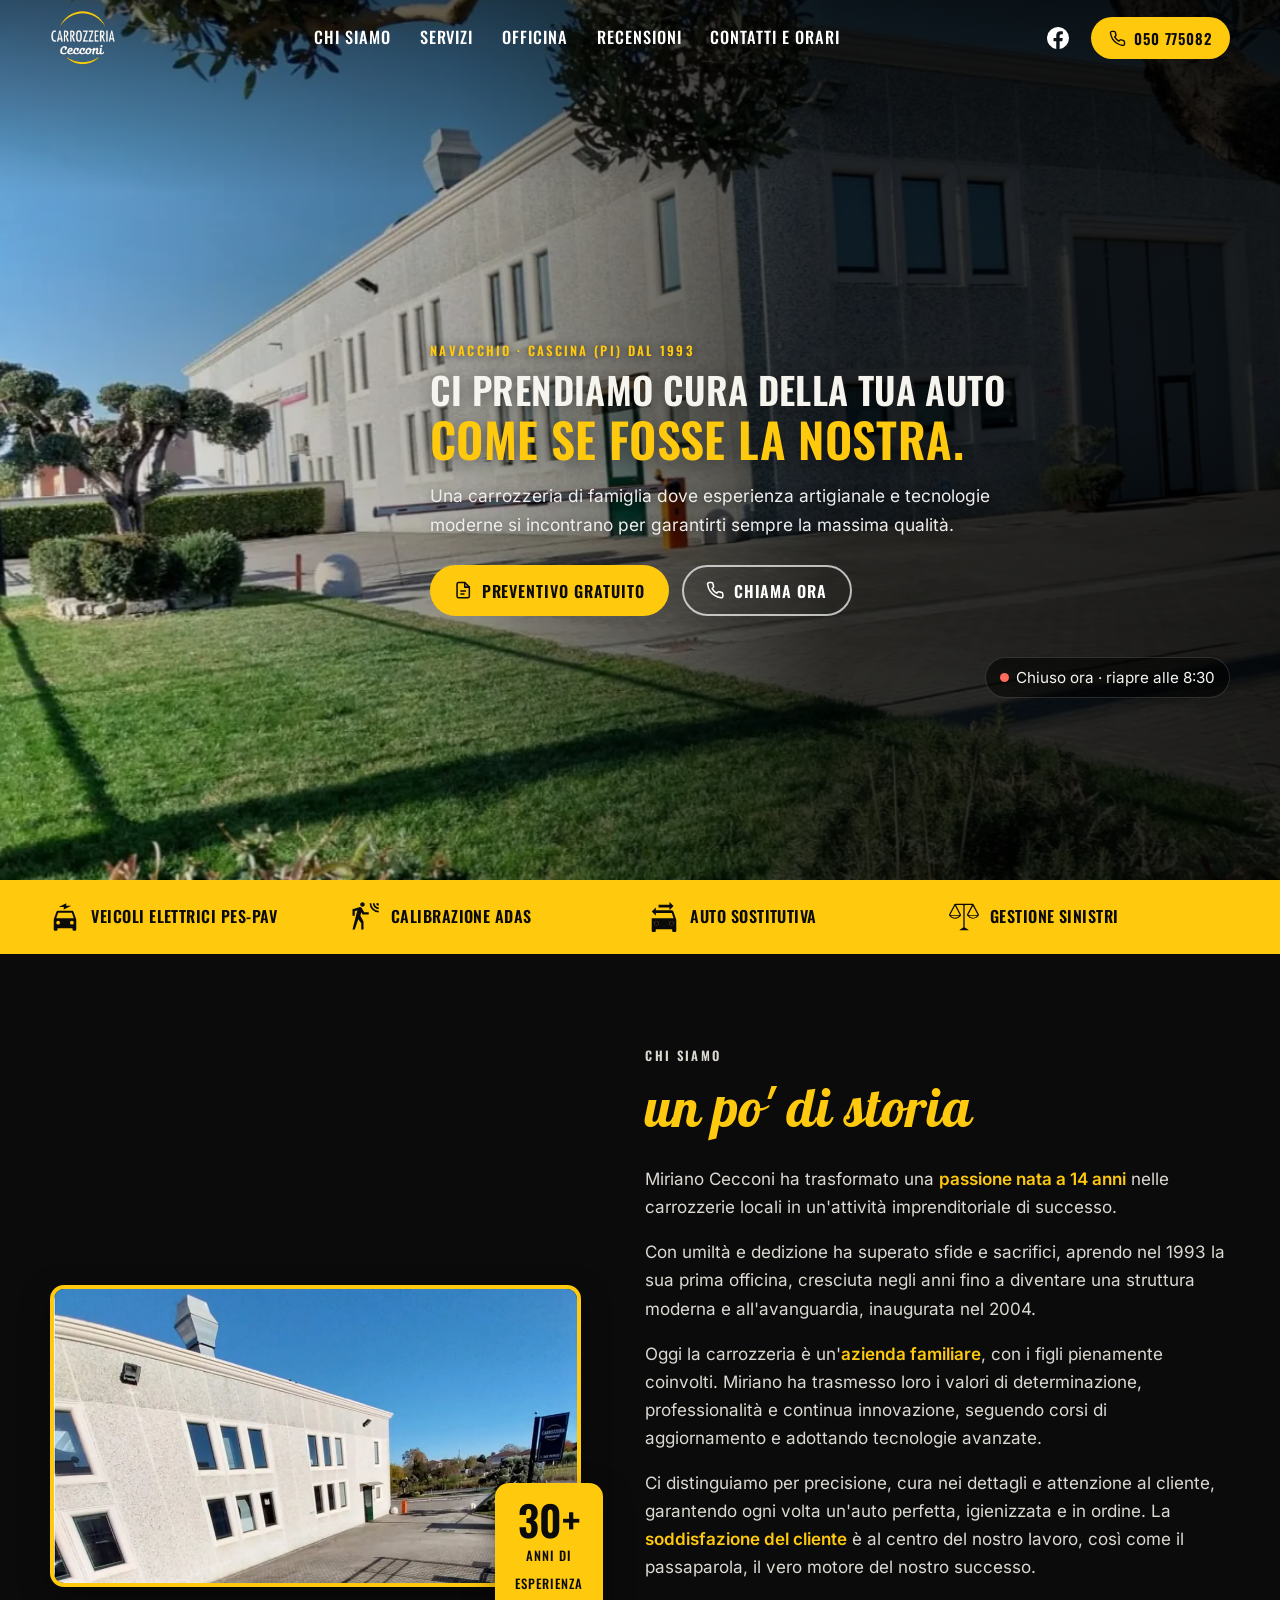
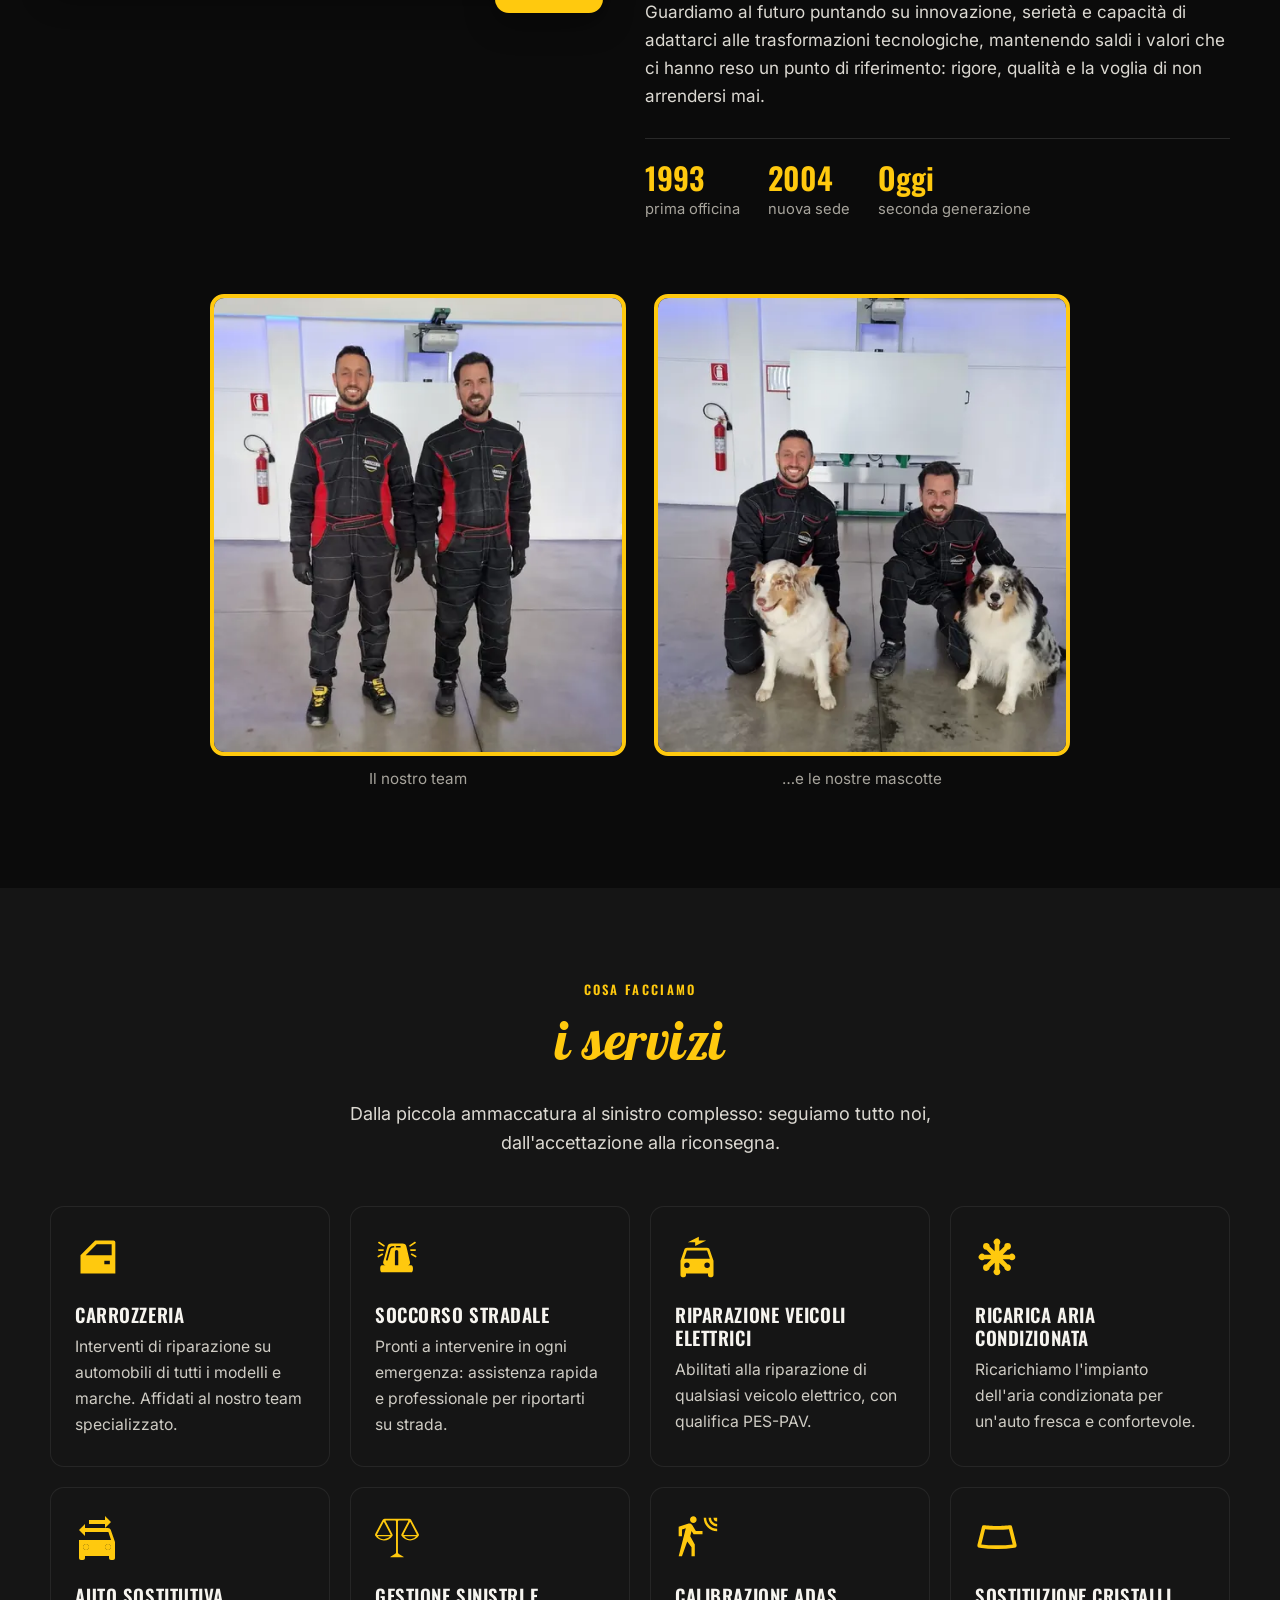
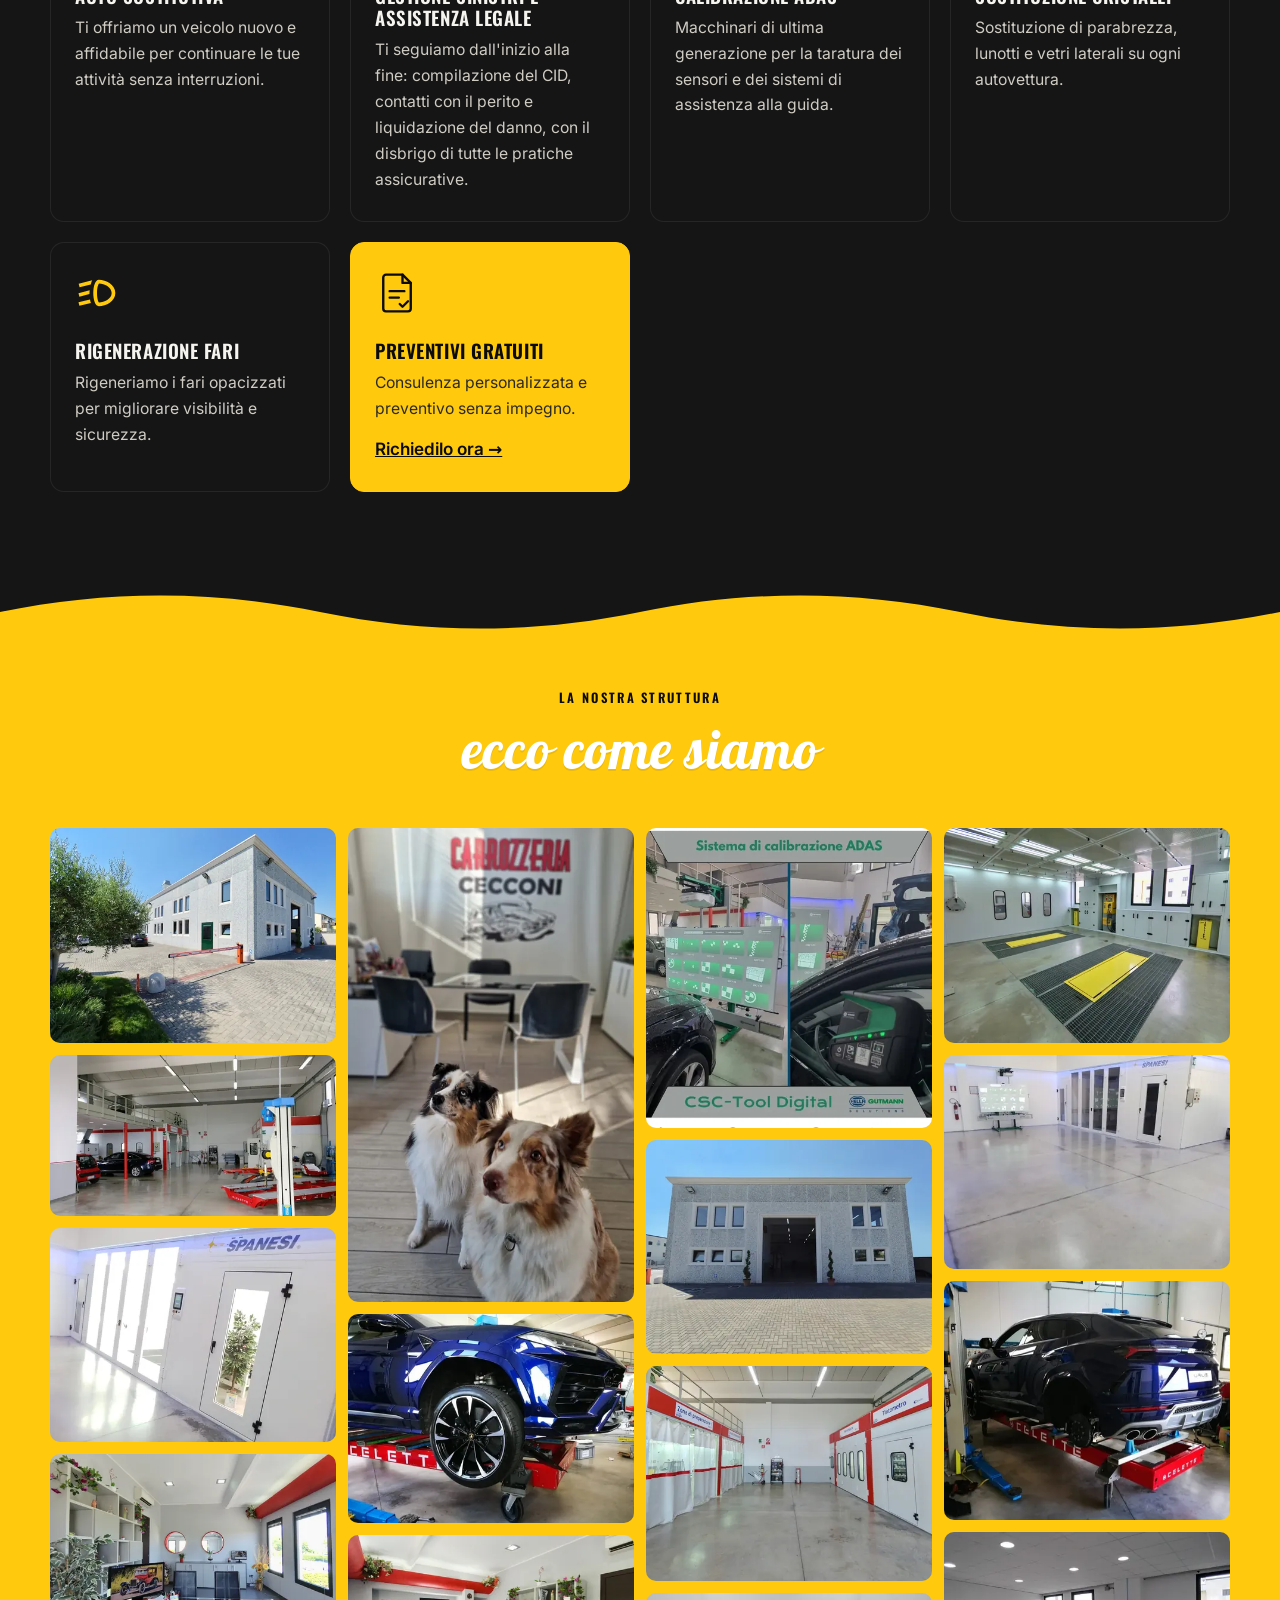
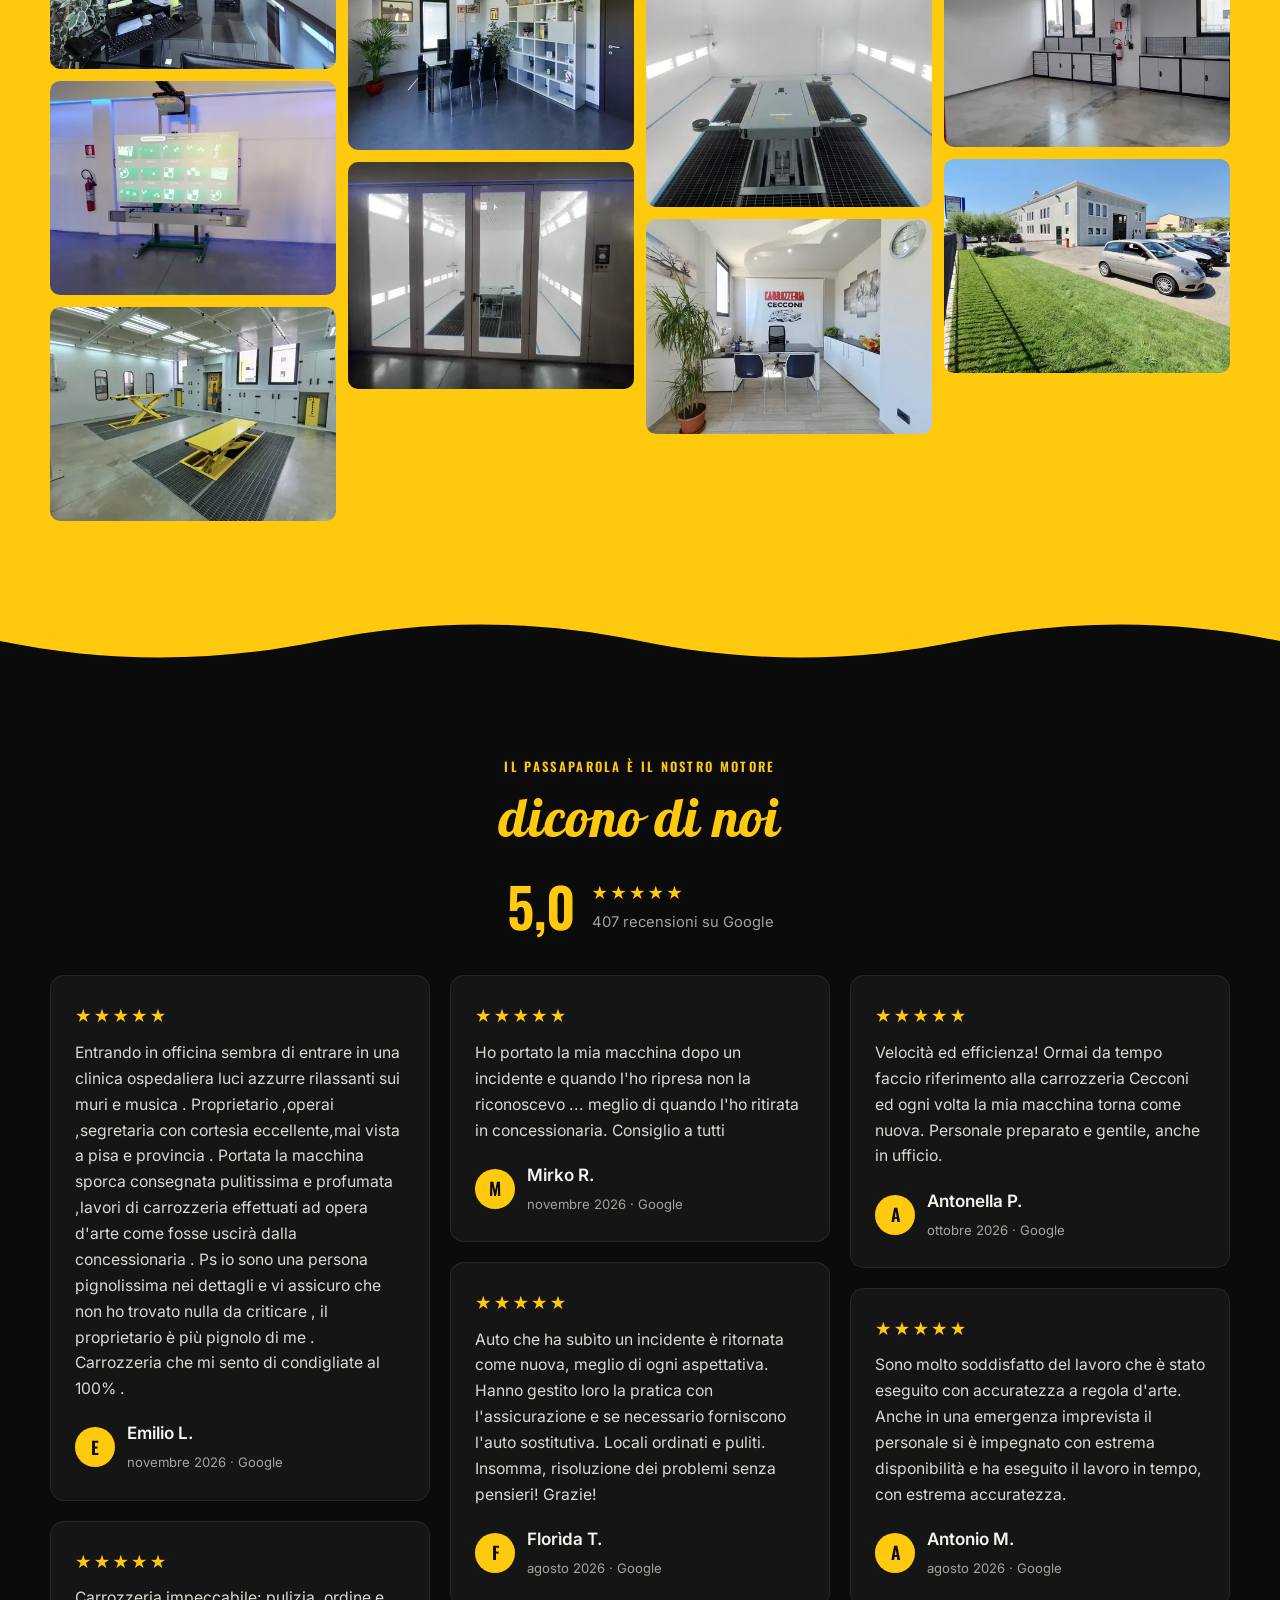
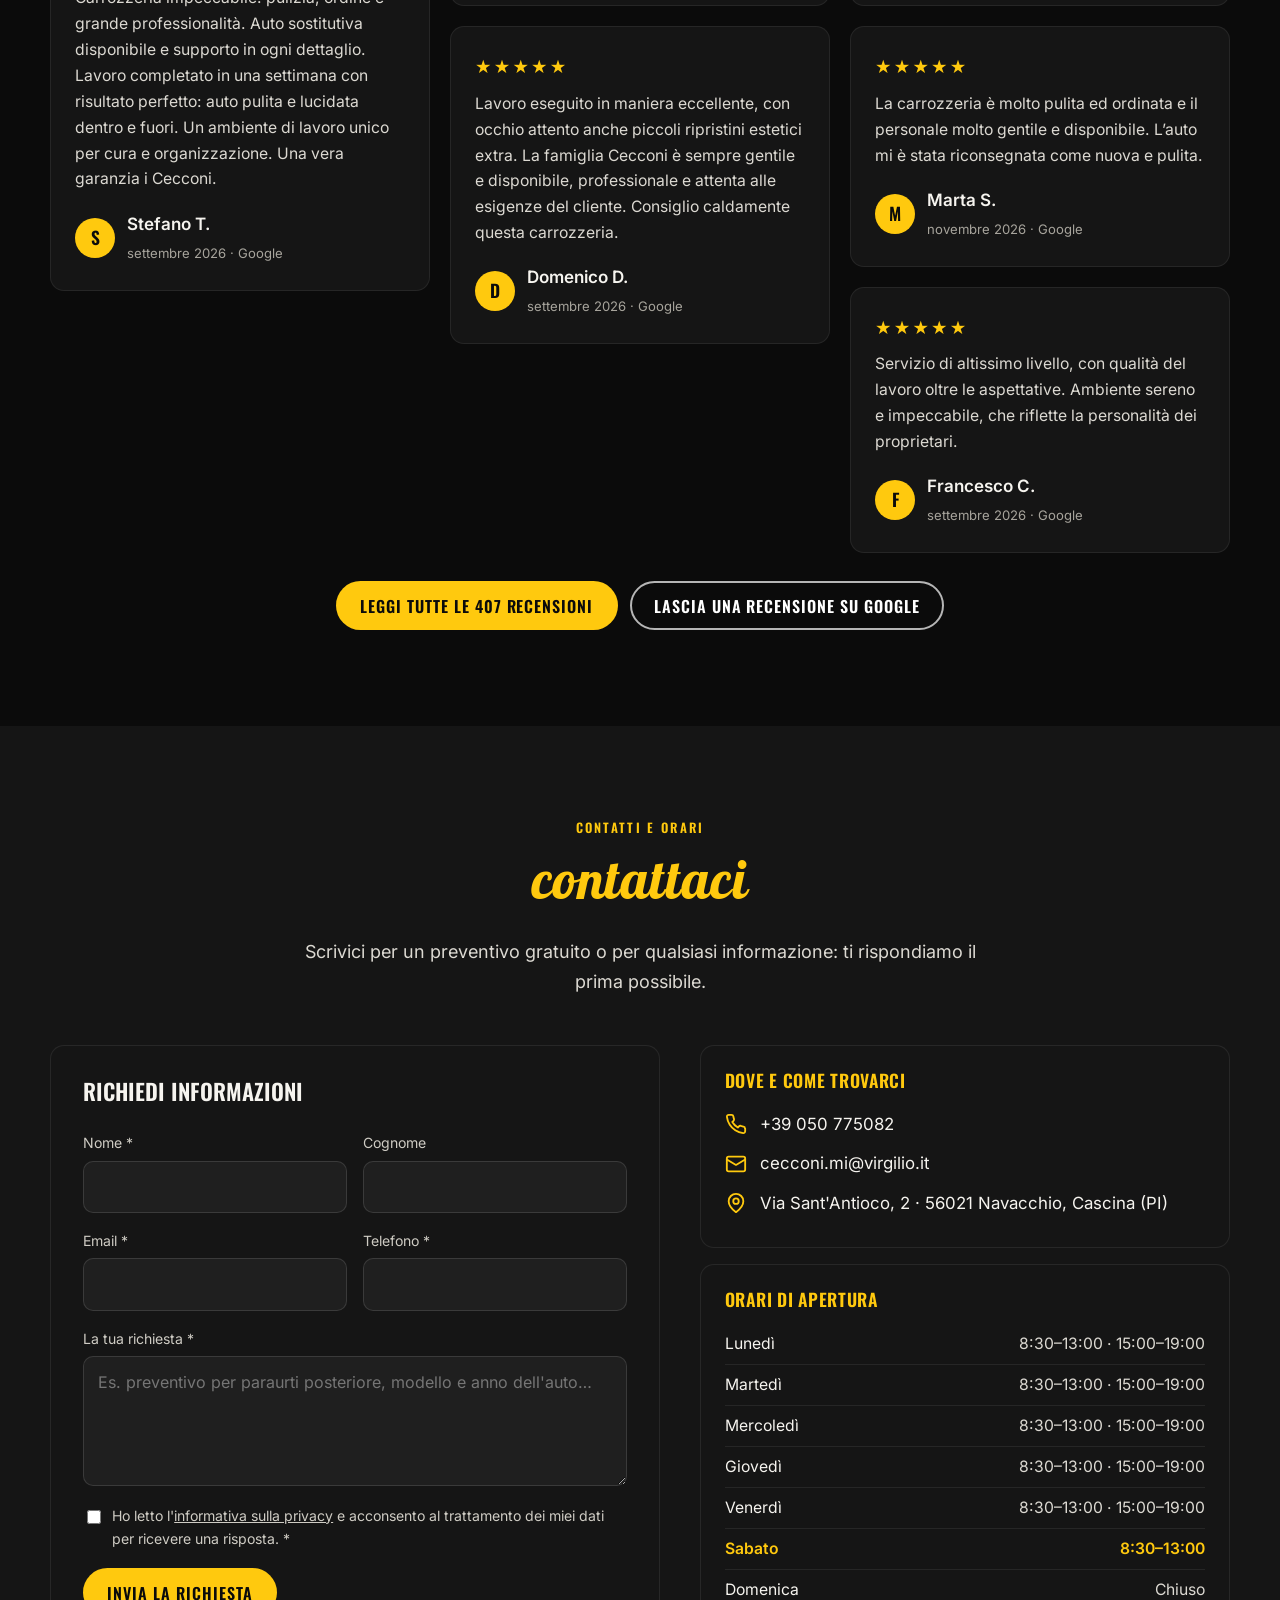
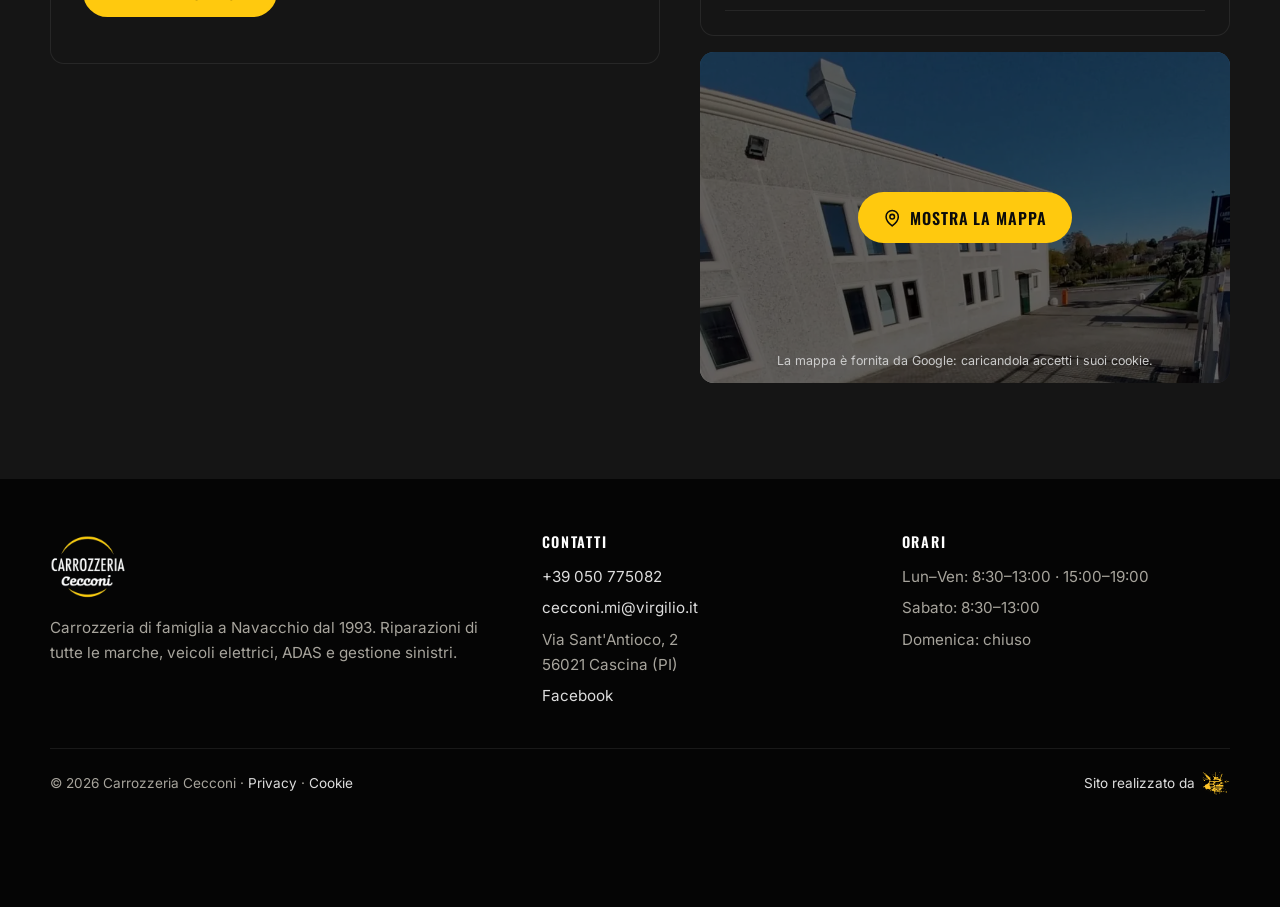
<file: site/index.html>
<!doctype html>
<html lang="it">
<head>
<meta charset="utf-8">
<meta name="viewport" content="width=device-width, initial-scale=1">
<title>Carrozzeria Cecconi | Carrozzeria a Navacchio, Cascina (PI) dal 1993</title>
<meta name="description" content="Carrozzeria Cecconi a Navacchio (Cascina, Pisa): riparazioni di tutte le marche, veicoli elettrici (PES-PAV), calibrazione ADAS, soccorso stradale, auto sostitutiva e gestione sinistri. Preventivi gratuiti.">
<link rel="canonical" href="https://www.carrozzeria-cecconi.it/">
<meta name="robots" content="noindex, nofollow"><!--ANTEPRIMA: togliere alla messa online-->
<meta name="theme-color" content="#0b0b0b">
<meta property="og:type" content="website">
<meta property="og:locale" content="it_IT">
<meta property="og:title" content="Carrozzeria Cecconi | Navacchio, Cascina (PI)">
<meta property="og:description" content="Azienda di famiglia dal 1993. Carrozzeria, veicoli elettrici, ADAS, soccorso stradale e gestione sinistri. Preventivi gratuiti.">
<meta property="og:url" content="https://www.carrozzeria-cecconi.it/">
<meta property="og:image" content="https://www.carrozzeria-cecconi.it/img/esterno-1600.jpg">
<link rel="icon" href="favicon.svg" type="image/svg+xml">
<link rel="apple-touch-icon" href="img/logo.png">
<link rel="preload" href="assets/fonts/oswald-600.woff2" as="font" type="font/woff2" crossorigin>
<link rel="preload" href="img/esterno-1600.webp" as="image" imagesrcset="img/esterno-960.webp 960w, img/esterno-1600.webp 1600w" imagesizes="100vw" fetchpriority="high">
<link rel="stylesheet" href="assets/style.css">
<script type="application/ld+json">
{
  "@context": "https://schema.org",
  "@type": "AutoBodyShop",
  "name": "Carrozzeria Cecconi",
  "url": "https://www.carrozzeria-cecconi.it/",
  "image": "https://www.carrozzeria-cecconi.it/img/esterno-1600.jpg",
  "logo": "https://www.carrozzeria-cecconi.it/img/logo.png",
  "telephone": "+39 050 775082",
  "email": "cecconi.mi@virgilio.it",
  "foundingDate": "1993",
  "founder": {"@type": "Person", "name": "Miriano Cecconi"},
  "address": {"@type": "PostalAddress", "streetAddress": "Via Sant'Antioco, 2", "postalCode": "56021", "addressLocality": "Cascina", "addressRegion": "PI", "addressCountry": "IT"},
  "areaServed": ["Navacchio", "Cascina", "Pisa", "Provincia di Pisa"],
  "openingHoursSpecification": [
    {"@type": "OpeningHoursSpecification", "dayOfWeek": ["Monday","Tuesday","Wednesday","Thursday","Friday"], "opens": "08:30", "closes": "13:00"},
    {"@type": "OpeningHoursSpecification", "dayOfWeek": ["Monday","Tuesday","Wednesday","Thursday","Friday"], "opens": "15:00", "closes": "19:00"},
    {"@type": "OpeningHoursSpecification", "dayOfWeek": "Saturday", "opens": "08:30", "closes": "13:00"}
  ],
  "sameAs": ["https://www.facebook.com/CarrozzeriaCecconiNavacchio"]
}
</script>
</head>
<body>
<a class="skip" href="#contenuto">Vai al contenuto</a>

<svg width="0" height="0" style="position:absolute" aria-hidden="true">
  <defs>
    <symbol id="i-tel" viewBox="0 0 24 24"><path fill="none" stroke="currentColor" stroke-width="2" stroke-linecap="round" stroke-linejoin="round" d="M22 16.9v3a2 2 0 0 1-2.2 2 19.8 19.8 0 0 1-8.6-3.1 19.5 19.5 0 0 1-6-6A19.8 19.8 0 0 1 2.1 4.2 2 2 0 0 1 4.1 2h3a2 2 0 0 1 2 1.7c.1.9.4 1.8.7 2.7a2 2 0 0 1-.5 2.1L8 9.8a16 16 0 0 0 6 6l1.3-1.3a2 2 0 0 1 2.1-.4c.9.3 1.8.6 2.7.7a2 2 0 0 1 1.7 2z"/></symbol>
    <symbol id="i-mail" viewBox="0 0 24 24"><g fill="none" stroke="currentColor" stroke-width="2" stroke-linecap="round" stroke-linejoin="round"><rect x="2" y="4" width="20" height="16" rx="2"/><path d="m22 7-10 6L2 7"/></g></symbol>
    <symbol id="i-pin" viewBox="0 0 24 24"><g fill="none" stroke="currentColor" stroke-width="2" stroke-linecap="round" stroke-linejoin="round"><path d="M20 10c0 6-8 12-8 12S4 16 4 10a8 8 0 0 1 16 0z"/><circle cx="12" cy="10" r="3"/></g></symbol>
    <symbol id="i-preventivo" viewBox="0 0 24 24"><g fill="none" stroke="currentColor" stroke-width="2" stroke-linecap="round" stroke-linejoin="round"><path d="M14 2H6a2 2 0 0 0-2 2v16a2 2 0 0 0 2 2h12a2 2 0 0 0 2-2V8z"/><path d="M14 2v6h6M9 13h6M9 17h4"/></g></symbol>
    <symbol id="i-fb" viewBox="0 0 24 24"><path fill="currentColor" d="M24 12a12 12 0 1 0-13.9 11.9v-8.4H7.1V12h3V9.4c0-3 1.8-4.7 4.5-4.7 1.3 0 2.7.2 2.7.2v3h-1.5c-1.5 0-2 .9-2 1.9V12h3.4l-.5 3.5h-2.9v8.4A12 12 0 0 0 24 12z"/></symbol>
    <symbol id="i-auto" viewBox="0 0 24 24"><g fill="currentColor"><path d="M19 14h-3v2h3zm3 7H3V11l8-8h10a1 1 0 0 1 1 1zM11.83 5l-6 6H20V5z"/></g></symbol>
    <symbol id="i-soccorso" viewBox="0 0 16.933 16.933"><g fill="currentColor"><path d="M1.53 282.644a.32.32 0 0 0-.27.143.32.32 0 0 0 .089.448l1.937 1.291a.323.323 0 0 0 .357-.536L1.71 282.7a.3.3 0 0 0-.18-.056m13.876 0a.3.3 0 0 0-.18.055l-1.935 1.291a.323.323 0 0 0 .357.536l1.937-1.291a.323.323 0 0 0-.179-.59m-9.118.646a1.56 1.56 0 0 0-1.532 1.267l-1.614 5.866c-.119.625.332 1.2.95 1.257H2.659c-.356 0-.645.49-.645 1.097v.549c0 .606.289 1.097.645 1.097h11.295c.356 0 .645-.491.645-1.097v-.55c0-.605-.289-1.096-.645-1.096H12.52a1.064 1.064 0 0 0 .95-1.257l-1.372-5.866a1.56 1.56 0 0 0-1.533-1.267zm.848.967a.323.323 0 1 1 0 .646 1.23 1.23 0 0 0-1.223 1.03l-1.022 3.725a.323.323 0 0 1-.398.223.323.323 0 0 1-.226-.395l1.024-3.724-.004.027a1.89 1.89 0 0 1 1.849-1.532m1.169 0h1.291a.323.323 0 1 1 0 .646H8.305a.323.323 0 0 1 0-.646m-6.842 1.291a.323.323 0 0 0 0 .645h1.68a.323.323 0 0 0 0-.645zm12.328 0a.323.323 0 0 0 0 .645h1.68a.323.323 0 0 0 0-.645zm-5.486.323c.357 0 .646.29.646.646v5.163H7.66v-5.163c0-.357.289-.646.645-.646m-5.5 1.29-.017.002a.3.3 0 0 0-.129.043l-1.527.881a.323.323 0 0 0-.119.44c.09.154.287.207.44.117l1.528-.88a.323.323 0 0 0-.175-.603zm11.32.002a.321.321 0 0 0-.172.6l1.527.881c.154.09.35.037.44-.116a.323.323 0 0 0-.119-.44l-1.526-.882a.3.3 0 0 0-.15-.043" transform="translate(0 -280.067)"/></g></symbol>
    <symbol id="i-elettrico" viewBox="0 0 24 24"><g fill="currentColor"><path d="m5 13 1.5-4.5h11L19 13m-1.5 5a1.5 1.5 0 0 1-1.5-1.5 1.5 1.5 0 0 1 1.5-1.5 1.5 1.5 0 0 1 1.5 1.5 1.5 1.5 0 0 1-1.5 1.5m-11 0A1.5 1.5 0 0 1 5 16.5 1.5 1.5 0 0 1 6.5 15 1.5 1.5 0 0 1 8 16.5 1.5 1.5 0 0 1 6.5 18M18.92 8c-.21-.6-.78-1-1.42-1h-11c-.64 0-1.21.4-1.42 1L3 14v8a1 1 0 0 0 1 1h1a1 1 0 0 0 1-1v-1h12v1a1 1 0 0 0 1 1h1a1 1 0 0 0 1-1v-8M11 6V4H7l6-3v2h4z"/></g></symbol>
    <symbol id="i-clima" viewBox="0 0 24 24"><g fill="currentColor"><path d="M5.13 10.71h3.74L6.22 8.06c-1.01 0-1.83-.82-1.83-1.84a1.83 1.83 0 0 1 1.83-1.83c1.02 0 1.84.82 1.84 1.83l2.65 2.65V5.13a1.84 1.84 0 0 1 0-2.59 1.81 1.81 0 0 1 2.58 0c.71.71.71 1.87 0 2.59v3.74l2.66-2.65a1.83 1.83 0 0 1 3.66 0c0 1.02-.82 1.84-1.83 1.84l-2.65 2.65h3.74a1.84 1.84 0 0 1 2.59 0c.72.71.72 1.87 0 2.58-.71.71-1.87.71-2.59 0h-3.74l2.65 2.66c1.01 0 1.83.81 1.83 1.83a1.83 1.83 0 0 1-1.83 1.83c-1.02 0-1.83-.82-1.83-1.83l-2.66-2.65v3.74c.71.72.71 1.88 0 2.59-.71.72-1.87.72-2.58 0a1.84 1.84 0 0 1 0-2.59v-3.74l-2.65 2.65c0 1.01-.82 1.83-1.84 1.83a1.83 1.83 0 0 1 0-3.66l2.65-2.66H5.13c-.72.71-1.88.71-2.59 0a1.81 1.81 0 0 1 0-2.58 1.84 1.84 0 0 1 2.59 0"/></g></symbol>
    <symbol id="i-chiave" viewBox="0 0 561 561"><g fill="currentColor"><path d="M178.5 395.25c0 21.125-17.125 38.25-38.25 38.25S102 416.375 102 395.25 119.125 357 140.25 357s38.25 17.125 38.25 38.25"/> <path d="M459 395.25c0 21.125-17.125 38.25-38.25 38.25s-38.25-17.125-38.25-38.25S399.625 357 420.75 357 459 374.125 459 395.25"/> <path d="M456.45 178.5c-5.101-15.3-20.4-25.5-35.7-25.5H127.5v-51L51 178.5l51 51 25.5 25.5v-51h298.35L459 306H51v229.5c0 15.3 10.2 25.5 25.5 25.5H102c15.3 0 25.5-10.2 25.5-25.5V510h306v25.5c0 15.3 10.2 25.5 25.5 25.5h25.5c15.3 0 25.5-10.2 25.5-25.5v-204zm-316.2 255c-20.4 0-38.25-17.85-38.25-38.25S119.85 357 140.25 357s38.25 17.85 38.25 38.25-17.85 38.25-38.25 38.25m280.5 0c-20.4 0-38.25-17.85-38.25-38.25S400.35 357 420.75 357 459 374.85 459 395.25s-17.85 38.25-38.25 38.25M382.5 0v51h-204v51h204v51L459 76.5z"/></g></symbol>
    <symbol id="i-sinistri" viewBox="0 0 593.237 593.237"><g fill="currentColor"><path d="M402.411 283.512c-1.081-.917-1.953-1.731-2.89-2.567-6.142-7.005 4.916-7.664 4.916-7.664h13.656l120.833.027h4.598s10.53.445 4.062 7.283c-.364.3-.709.604-1.091.949-.608.577-1.317 1.172-2.145 1.844-.427.364-.908.754-1.362 1.113a67 67 0 0 0-2.018 1.622c-14.628 11.553-39.214 26.658-67.244 26.131-31.082 1.073-57.377-16.844-71.315-28.738m-9.295-27.435c-11.766 0-9.631-8.041-7.723-12.17l1.227-2.344c0-.027.055-.113.055-.113l81.228-154.688c.1-.168 5.633-10.662 11.239.027l81.001 154.215c1.681 3.321 6.814 15.101-5.216 15.101l-161.783-.027zm-187.35-14.097.009.027 1.258 2.403c1.954 4.016 4.884 11.693-1.258 11.693l-174.299-.027c-5.779 0-4.634-5.306-2.79-9.576l2.762-5.247.027-.027L114.57 83.005s4.243-6.56 7.682 0h.009zm-13.175 41.451c-15.469 11.053-42.767 27.33-70.875 28.411-.55.063-1.063.2-1.59.255-.086-.027-.114-.082-.164-.154-1.236.1-2.435.281-3.662.281-.636 0-1.231-.137-1.872-.137-29.075-.309-56.188-18.589-70.279-29.951h.009s-11.221-8.873 0-8.873h14.306l123.037.027h10.849c-.009.01 11.121 2.745.241 10.141m398.426-35.953-.246-.554.146-.114-1.845-3.516-98.436-187.401c-2.672-4.893-12.03-19.258-30.029-19.258h-329.71c-20.066 0-30.115 19.771-30.337 20.234L3.899 240.922s-.027.082-.045.082l-.682 1.313c-1.617 3.207-5.22 11.916-1.645 20.516 24.559 39.86 68.344 66.627 118.598 66.627 49.141 0 91.995-25.659 116.84-64.024 3.798-8.736-1.49-19.648-1.49-19.648L144.018 71.625l-.895-1.694c-1.227-2.826-2.326-8.232 7.482-8.232h119.906c3.407.114 12.893 1.794 12.893 17.667v412.572c-.227 4.099-1.772 12.366-10.276 17.618l-60.03 37.115s-15.741 9.932 0 9.932H383.44c11.603 0 0-8.06 0-8.06l-61.839-37.852c-.019 0-.019-.027-.055-.027-10.158-6.224-12.057-14.065-12.339-18.026V77.599c0-14.347 10.285-15.828 13.901-15.909h117.235c3.08.054 12.438 1.072 6.533 12.338l-91.804 174.763s-2.854 6.896.363 14.433c24.595 39.632 68.198 66.236 118.298 66.236 50.19 0 93.967-26.649 118.517-66.432 2.446-6.419-.316-13.538-1.233-15.55"/></g></symbol>
    <symbol id="i-adas" viewBox="0 0 24 24"><g fill="currentColor"><path d="M10 .2C9 .2 8.2 1 8.2 2S9 3.8 10 3.8 11.8 3 11.8 2 11 .2 10 .2m5.67.8A7.33 7.33 0 0 0 23 8.33V7a6 6 0 0 1-6-6zm2.66 0c0 2.58 2.09 4.67 4.67 4.67V4.33c-1.84 0-3.33-1.49-3.33-3.33zM21 1a2 2 0 0 0 2 2V1zM7.92 4.03c-.17 0-.34.03-.5.08L2 5.8V11h1.8V7.33l2.11-.66L2 22h1.8l2.87-8.11L9 17v5h1.8v-6.41l-2.49-4.54.73-2.87L10.12 10H15V8.2h-3.62l-2-3.33c-.3-.5-.84-.84-1.46-.84"/></g></symbol>
    <symbol id="i-gratis" viewBox="0 0 48 48"><g fill="none" stroke="currentColor" stroke-width="2.6" stroke-linecap="round" stroke-linejoin="round"><path d="M30 4H12a3 3 0 0 0-3 3v34a3 3 0 0 0 3 3h24a3 3 0 0 0 3-3V13z"/><path d="M30 4v9h9M16 22h16M16 29h10"/><path d="m27 36 3 3 6-6"/></g></symbol>
    <symbol id="i-cristalli" viewBox="0 0 24 24"><g fill="currentColor"><path d="m22.63 15.5-2.42-9.65a1 1 0 0 0-1.07-.75c-1.34.14-5 .4-7.14.4s-5.8-.26-7.14-.4a1 1 0 0 0-1.07.75L1.37 15.5a1.5 1.5 0 0 0 1.18 1.86A61.5 61.5 0 0 0 12 18a61.5 61.5 0 0 0 9.45-.64 1.5 1.5 0 0 0 1.18-1.86M12 16a63 63 0 0 1-8.56-.5L5.5 7.18c1.5.14 4.66.32 6.5.32s5-.18 6.5-.32l2.06 8.32A63 63 0 0 1 12 16"/></g></symbol>
    <symbol id="i-fari" viewBox="0 0 24 24"><g fill="currentColor"><path d="M13 4.8c-4 0-4 14.4 0 14.4s9-2.7 9-7.2-5-7.2-9-7.2m.1 12.4C12.7 16.8 12 15 12 12s.7-4.8 1.1-5.2C16 6.9 20 8.7 20 12s-4.1 5.1-6.9 5.2M8 10.5c0 .5-.1 1-.1 1.5v.6L2.4 14l-.5-1.9zM2 7l7.4-1.9c-.2.3-.4.7-.5 1.2-.1.3-.2.7-.3 1.1L2.5 8.9zm6.2 8.5c.1.7.3 1.4.5 1.9L2.4 19l-.5-1.9z"/></g></symbol>
    <symbol id="i-famiglia" viewBox="0 0 48 48"><g fill="none" stroke="currentColor" stroke-width="2.6" stroke-linecap="round" stroke-linejoin="round"><circle cx="16" cy="13" r="5"/><circle cx="33" cy="15" r="4"/><path d="M6 38v-6a8 8 0 0 1 8-8h4a8 8 0 0 1 8 8v6M28 38v-5a6 6 0 0 1 6-6 6 6 0 0 1 6 6v5"/></g></symbol>
  </defs>
</svg>

<header class="header" id="header">
  <div class="wrap">
    <a class="logo" href="#top" aria-label="Carrozzeria Cecconi, torna all'inizio"><img src="img/logo.webp" width="400" height="339" alt="Carrozzeria Cecconi"></a>
    <nav class="nav" id="nav" aria-label="Menu principale">
      <ul>
        <li><a href="#storia">Chi siamo</a></li>
        <li><a href="#servizi">Servizi</a></li>
        <li><a href="#officina">Officina</a></li>
        <li><a href="#recensioni">Recensioni</a></li>
        <li><a href="#contatti">Contatti e orari</a></li>
      </ul>
    </nav>
    <div class="header-cta">
      <a class="fb" href="https://www.facebook.com/CarrozzeriaCecconiNavacchio" target="_blank" rel="noopener" aria-label="Pagina Facebook"><svg><use href="#i-fb"/></svg></a>
      <a class="btn btn-giallo" href="tel:+39050775082"><svg><use href="#i-tel"/></svg>050 775082</a>
      <button class="menu-btn" id="menu-btn" aria-label="Apri il menu" aria-expanded="false" aria-controls="nav"><svg viewBox="0 0 24 24"><path fill="none" stroke="currentColor" stroke-width="2" stroke-linecap="round" d="M3 6h18M3 12h18M3 18h18"/></svg></button>
    </div>
  </div>
</header>

<main id="contenuto">
  <section class="hero" id="top">
    <picture>
      <img src="img/esterno-1600.webp" srcset="img/esterno-960.webp 960w, img/esterno-1600.webp 1600w" sizes="100vw" width="1366" height="768" alt="La sede della Carrozzeria Cecconi a Navacchio" fetchpriority="high">
    </picture>
    <div class="wrap">
      <div class="hero-testo">
        <p class="eyebrow">Navacchio · Cascina (PI) dal 1993</p>
        <h1>Ci prendiamo cura della tua auto <span>come se fosse la nostra.</span></h1>
        <p class="lead">Una carrozzeria di famiglia dove esperienza artigianale e tecnologie moderne si incontrano per garantirti sempre la massima qualità.</p>
        <div class="hero-azioni">
          <a class="btn btn-giallo" href="#contatti"><svg><use href="#i-preventivo"/></svg>Preventivo gratuito</a>
          <a class="btn btn-linea" href="tel:+39050775082"><svg><use href="#i-tel"/></svg>Chiama ora</a>
        </div>
        <p class="stato" id="stato" aria-live="polite"><i></i><span>Lun–Ven 8:30–13 / 15–19 · Sab 8:30–13</span></p>
      </div>
    </div>
  </section>

  <div class="punti">
    <ul class="wrap">
      <li><svg><use href="#i-elettrico"/></svg>Veicoli elettrici PES-PAV</li>
      <li><svg><use href="#i-adas"/></svg>Calibrazione ADAS</li>
      <li><svg><use href="#i-chiave"/></svg>Auto sostitutiva</li>
      <li><svg><use href="#i-sinistri"/></svg>Gestione sinistri</li>
    </ul>
  </div>

  <section class="sezione" id="storia">
    <div class="wrap">
      <div class="storia">
        <div class="storia-foto rivela">
          <img src="img/capannone-960.webp" srcset="img/capannone-480.webp 480w, img/capannone-960.webp 960w, img/capannone-1600.webp 1600w" sizes="(max-width:980px) 100vw, 540px" width="1366" height="768" alt="Lo stabilimento della carrozzeria in Via Sant'Antioco" loading="lazy" decoding="async">
          <div class="anni"><b>30+</b><span>anni di<br>esperienza</span></div>
        </div>
        <div class="storia-testo rivela">
          <p class="eyebrow">Chi siamo</p>
          <h2 class="script">un po' di storia</h2>
          <p>Miriano Cecconi ha trasformato una <strong>passione nata a 14 anni</strong> nelle carrozzerie locali in un'attività imprenditoriale di successo.</p>
          <p>Con umiltà e dedizione ha superato sfide e sacrifici, aprendo nel 1993 la sua prima officina, cresciuta negli anni fino a diventare una struttura moderna e all'avanguardia, inaugurata nel 2004.</p>
          <p>Oggi la carrozzeria è un'<strong>azienda familiare</strong>, con i figli pienamente coinvolti. Miriano ha trasmesso loro i valori di determinazione, professionalità e continua innovazione, seguendo corsi di aggiornamento e adottando tecnologie avanzate.</p>
          <p>Ci distinguiamo per precisione, cura nei dettagli e attenzione al cliente, garantendo ogni volta un'auto perfetta, igienizzata e in ordine. La <strong>soddisfazione del cliente</strong> è al centro del nostro lavoro, così come il passaparola, il vero motore del nostro successo.</p>
          <p>Guardiamo al futuro puntando su innovazione, serietà e capacità di adattarci alle trasformazioni tecnologiche, mantenendo saldi i valori che ci hanno reso un punto di riferimento: rigore, qualità e la voglia di non arrendersi mai.</p>
          <div class="tappe">
            <div><b>1993</b><span>prima officina</span></div>
            <div><b>2004</b><span>nuova sede</span></div>
            <div><b>Oggi</b><span>seconda generazione</span></div>
          </div>
        </div>
      </div>

      <div class="team">
        <figure class="rivela">
          <img src="img/team-960.webp" srcset="img/team-480.webp 480w, img/team-960.webp 960w" sizes="(max-width:640px) 50vw, 420px" width="900" height="1000" alt="Il team della Carrozzeria Cecconi" loading="lazy" decoding="async">
          <figcaption>Il nostro team</figcaption>
        </figure>
        <figure class="rivela">
          <img src="img/team-mascotte-960.webp" srcset="img/team-mascotte-480.webp 480w, img/team-mascotte-960.webp 960w" sizes="(max-width:640px) 50vw, 420px" width="900" height="1000" alt="Il team con le mascotte della carrozzeria" loading="lazy" decoding="async">
          <figcaption>…e le nostre mascotte</figcaption>
        </figure>
      </div>
    </div>
  </section>

  <section class="sezione" id="servizi" style="background:var(--nero-2)">
    <div class="wrap">
      <div class="titolo-centro">
        <p class="eyebrow">Cosa facciamo</p>
        <h2 class="script">i servizi</h2>
        <p class="lead">Dalla piccola ammaccatura al sinistro complesso: seguiamo tutto noi, dall'accettazione alla riconsegna.</p>
      </div>
      <div class="servizi">
        <article class="servizio rivela"><svg><use href="#i-auto"/></svg><h3>Carrozzeria</h3><p>Interventi di riparazione su automobili di tutti i modelli e marche. Affidati al nostro team specializzato.</p></article>
        <article class="servizio rivela"><svg><use href="#i-soccorso"/></svg><h3>Soccorso stradale</h3><p>Pronti a intervenire in ogni emergenza: assistenza rapida e professionale per riportarti su strada.</p></article>
        <article class="servizio rivela"><svg><use href="#i-elettrico"/></svg><h3>Riparazione veicoli elettrici</h3><p>Abilitati alla riparazione di qualsiasi veicolo elettrico, con qualifica PES-PAV.</p></article>
        <article class="servizio rivela"><svg><use href="#i-clima"/></svg><h3>Ricarica aria condizionata</h3><p>Ricarichiamo l'impianto dell'aria condizionata per un'auto fresca e confortevole.</p></article>
        <article class="servizio rivela"><svg><use href="#i-chiave"/></svg><h3>Auto sostitutiva</h3><p>Ti offriamo un veicolo nuovo e affidabile per continuare le tue attività senza interruzioni.</p></article>
        <article class="servizio rivela"><svg><use href="#i-sinistri"/></svg><h3>Gestione sinistri e assistenza legale</h3><p>Ti seguiamo dall'inizio alla fine: compilazione del CID, contatti con il perito e liquidazione del danno, con il disbrigo di tutte le pratiche assicurative.</p></article>
        <article class="servizio rivela"><svg><use href="#i-adas"/></svg><h3>Calibrazione ADAS</h3><p>Macchinari di ultima generazione per la taratura dei sensori e dei sistemi di assistenza alla guida.</p></article>
        <article class="servizio rivela"><svg><use href="#i-cristalli"/></svg><h3>Sostituzione cristalli</h3><p>Sostituzione di parabrezza, lunotti e vetri laterali su ogni autovettura.</p></article>
        <article class="servizio rivela"><svg><use href="#i-fari"/></svg><h3>Rigenerazione fari</h3><p>Rigeneriamo i fari opacizzati per migliorare visibilità e sicurezza.</p></article>
        <article class="servizio evidenza rivela"><svg><use href="#i-gratis"/></svg><h3>Preventivi gratuiti</h3><p>Consulenza personalizzata e preventivo senza impegno.</p><a href="#contatti">Richiedilo ora →</a></article>
      </div>
    </div>
  </section>

  <svg class="onda" viewBox="0 0 1440 48" preserveAspectRatio="none" aria-hidden="true" style="background:var(--nero-2)"><path fill="#ffc90e" d="M0 48V24c120-22 240-22 360 0s240 22 360 0 240-22 360 0 240 22 360 0v24z"/></svg>
  <section class="sezione sezione-gialla" id="officina" style="padding-top:56px">
    <div class="wrap">
      <div class="titolo-centro">
        <p class="eyebrow">La nostra struttura</p>
        <h2 class="script">ecco come siamo</h2>
      </div>
      <div class="galleria" id="galleria">
        <button type="button" data-full="img/esterno-ulivo-1600.webp" aria-label="Ingrandisci: La carrozzeria vista dal piazzale"><img src="img/esterno-ulivo-480.webp" srcset="img/esterno-ulivo-480.webp 480w, img/esterno-ulivo-960.webp 960w" sizes="(max-width:640px) 50vw, 300px" width="1360" height="1020" alt="La carrozzeria vista dal piazzale" loading="lazy" decoding="async"></button>
        <button type="button" data-full="img/officina-panoramica-1600.webp" aria-label="Ingrandisci: L'officina: banchi di riscontro e cabine"><img src="img/officina-panoramica-480.webp" srcset="img/officina-panoramica-480.webp 480w, img/officina-panoramica-960.webp 960w" sizes="(max-width:640px) 50vw, 300px" width="1360" height="765" alt="L'officina: banchi di riscontro e cabine" loading="lazy" decoding="async"></button>
        <button type="button" data-full="img/cabina-verniciatura-1-1600.webp" aria-label="Ingrandisci: Cabina di verniciatura Spanesi"><img src="img/cabina-verniciatura-1-480.webp" srcset="img/cabina-verniciatura-1-480.webp 480w, img/cabina-verniciatura-1-960.webp 960w" sizes="(max-width:640px) 50vw, 300px" width="1600" height="1200" alt="Cabina di verniciatura Spanesi" loading="lazy" decoding="async"></button>
        <button type="button" data-full="img/accoglienza-1-1600.webp" aria-label="Ingrandisci: Area accoglienza clienti"><img src="img/accoglienza-1-480.webp" srcset="img/accoglienza-1-480.webp 480w, img/accoglienza-1-960.webp 960w" sizes="(max-width:640px) 50vw, 300px" width="1600" height="1199" alt="Area accoglienza clienti" loading="lazy" decoding="async"></button>
        <button type="button" data-full="img/adas-1-1600.webp" aria-label="Ingrandisci: Pannello per la calibrazione ADAS"><img src="img/adas-1-480.webp" srcset="img/adas-1-480.webp 480w, img/adas-1-960.webp 960w" sizes="(max-width:640px) 50vw, 300px" width="1600" height="1200" alt="Pannello per la calibrazione ADAS" loading="lazy" decoding="async"></button>
        <button type="button" data-full="img/sollevatori-1-1600.webp" aria-label="Ingrandisci: Postazioni di lavoro con sollevatori"><img src="img/sollevatori-1-480.webp" srcset="img/sollevatori-1-480.webp 480w, img/sollevatori-1-960.webp 960w" sizes="(max-width:640px) 50vw, 300px" width="1600" height="1200" alt="Postazioni di lavoro con sollevatori" loading="lazy" decoding="async"></button>
        <button type="button" data-full="img/mascotte-1600.webp" aria-label="Ingrandisci: Le mascotte di casa davanti all'ufficio"><img src="img/mascotte-480.webp" srcset="img/mascotte-480.webp 480w, img/mascotte-960.webp 960w" sizes="(max-width:640px) 50vw, 300px" width="900" height="1490" alt="Le mascotte di casa davanti all'ufficio" loading="lazy" decoding="async"></button>
        <button type="button" data-full="img/lavorazione-1-1600.webp" aria-label="Ingrandisci: SUV sul banco di riscontro"><img src="img/lavorazione-1-480.webp" srcset="img/lavorazione-1-480.webp 480w, img/lavorazione-1-960.webp 960w" sizes="(max-width:640px) 50vw, 300px" width="1080" height="789" alt="SUV sul banco di riscontro" loading="lazy" decoding="async"></button>
        <button type="button" data-full="img/accoglienza-2-1600.webp" aria-label="Ingrandisci: Sala d'attesa"><img src="img/accoglienza-2-480.webp" srcset="img/accoglienza-2-480.webp 480w, img/accoglienza-2-960.webp 960w" sizes="(max-width:640px) 50vw, 300px" width="1600" height="1200" alt="Sala d'attesa" loading="lazy" decoding="async"></button>
        <button type="button" data-full="img/cabina-verniciatura-2-1600.webp" aria-label="Ingrandisci: Ingresso della cabina di verniciatura"><img src="img/cabina-verniciatura-2-480.webp" srcset="img/cabina-verniciatura-2-480.webp 480w, img/cabina-verniciatura-2-960.webp 960w" sizes="(max-width:640px) 50vw, 300px" width="1600" height="1275" alt="Ingresso della cabina di verniciatura" loading="lazy" decoding="async"></button>
        <button type="button" data-full="img/adas-2-1600.webp" aria-label="Ingrandisci: Calibrazione ADAS con CSC-Tool Digital"><img src="img/adas-2-480.webp" srcset="img/adas-2-480.webp 480w, img/adas-2-960.webp 960w" sizes="(max-width:640px) 50vw, 300px" width="1080" height="1130" alt="Calibrazione ADAS con CSC-Tool Digital" loading="lazy" decoding="async"></button>
        <button type="button" data-full="img/facciata-1600.webp" aria-label="Ingrandisci: La facciata con l'ingresso dell'officina"><img src="img/facciata-480.webp" srcset="img/facciata-480.webp 480w, img/facciata-960.webp 960w" sizes="(max-width:640px) 50vw, 300px" width="1360" height="1020" alt="La facciata con l'ingresso dell'officina" loading="lazy" decoding="async"></button>
        <button type="button" data-full="img/zona-preparazione-1600.webp" aria-label="Ingrandisci: Zone di preparazione, cabina di verniciatura e tintometro"><img src="img/zona-preparazione-480.webp" srcset="img/zona-preparazione-480.webp 480w, img/zona-preparazione-960.webp 960w" sizes="(max-width:640px) 50vw, 300px" width="1360" height="1020" alt="Zone di preparazione, cabina di verniciatura e tintometro" loading="lazy" decoding="async"></button>
        <button type="button" data-full="img/banco-riscontro-1600.webp" aria-label="Ingrandisci: Sollevatore in cabina di verniciatura"><img src="img/banco-riscontro-480.webp" srcset="img/banco-riscontro-480.webp 480w, img/banco-riscontro-960.webp 960w" sizes="(max-width:640px) 50vw, 300px" width="1600" height="1200" alt="Sollevatore in cabina di verniciatura" loading="lazy" decoding="async"></button>
        <button type="button" data-full="img/ufficio-1600.webp" aria-label="Ingrandisci: Ufficio e sala preventivi"><img src="img/ufficio-480.webp" srcset="img/ufficio-480.webp 480w, img/ufficio-960.webp 960w" sizes="(max-width:640px) 50vw, 300px" width="1440" height="1080" alt="Ufficio e sala preventivi" loading="lazy" decoding="async"></button>
        <button type="button" data-full="img/sollevatori-2-1600.webp" aria-label="Ingrandisci: Area di preparazione"><img src="img/sollevatori-2-480.webp" srcset="img/sollevatori-2-480.webp 480w, img/sollevatori-2-960.webp 960w" sizes="(max-width:640px) 50vw, 300px" width="1600" height="1195" alt="Area di preparazione" loading="lazy" decoding="async"></button>
        <button type="button" data-full="img/officina-1-1600.webp" aria-label="Ingrandisci: Officina con attrezzatura ADAS"><img src="img/officina-1-480.webp" srcset="img/officina-1-480.webp 480w, img/officina-1-960.webp 960w" sizes="(max-width:640px) 50vw, 300px" width="1600" height="1200" alt="Officina con attrezzatura ADAS" loading="lazy" decoding="async"></button>
        <button type="button" data-full="img/lavorazione-2-1600.webp" aria-label="Ingrandisci: Riparazione su banco di riscontro"><img src="img/lavorazione-2-480.webp" srcset="img/lavorazione-2-480.webp 480w, img/lavorazione-2-960.webp 960w" sizes="(max-width:640px) 50vw, 300px" width="943" height="788" alt="Riparazione su banco di riscontro" loading="lazy" decoding="async"></button>
        <button type="button" data-full="img/officina-2-1600.webp" aria-label="Ingrandisci: Zona attrezzature e ricambi"><img src="img/officina-2-480.webp" srcset="img/officina-2-480.webp 480w, img/officina-2-960.webp 960w" sizes="(max-width:640px) 50vw, 300px" width="1600" height="1200" alt="Zona attrezzature e ricambi" loading="lazy" decoding="async"></button>
        <button type="button" data-full="img/piazzale-1600.webp" aria-label="Ingrandisci: Il piazzale con le auto dei clienti"><img src="img/piazzale-480.webp" srcset="img/piazzale-480.webp 480w, img/piazzale-960.webp 960w" sizes="(max-width:640px) 50vw, 300px" width="1360" height="1020" alt="Il piazzale con le auto dei clienti" loading="lazy" decoding="async"></button>
      </div>
    </div>
  </section>
  <svg class="onda" viewBox="0 0 1440 48" preserveAspectRatio="none" aria-hidden="true" style="background:var(--nero)"><path fill="#ffc90e" d="M0 0v24c120 22 240 22 360 0s240-22 360 0 240 22 360 0 240-22 360 0V0z"/></svg>

  <section class="sezione" id="recensioni">
    <div class="wrap">
      <div class="titolo-centro">
        <p class="eyebrow">Il passaparola è il nostro motore</p>
        <h2 class="script">dicono di noi</h2>
      </div>
      <!--RECENSIONI-INIZIO (generato da scripts/build_reviews.py, non modificare a mano)-->
      <div class="rec-sintesi">
        <span class="rec-voto">5,0</span>
        <span><span class="stelle" aria-label="5 stelle su 5">★★★★★</span><br><small>407 recensioni su Google</small></span>
      </div>
      <div class="recensioni">
        <figure class="recensione rivela">
          <span class="stelle" aria-label="5 stelle su 5">★★★★★</span>
          <blockquote>Entrando in officina sembra di entrare in una clinica ospedaliera luci azzurre rilassanti sui muri e musica . Proprietario ,operai ,segretaria con cortesia eccellente,mai vista a pisa e provincia . Portata la macchina sporca consegnata pulitissima e profumata ,lavori di carrozzeria effettuati ad opera d&#x27;arte come fosse uscirà dalla concessionaria . Ps io sono una persona pignolissima  nei dettagli e vi assicuro che non ho trovato nulla da criticare , il proprietario è più pignolo di me .  Carrozzeria che mi sento di condigliate al 100% .</blockquote>
          <figcaption><span class="avatar" aria-hidden="true">E</span><span><b>Emilio L.</b><small>novembre 2026 · Google</small></span></figcaption>
        </figure>
        <figure class="recensione rivela">
          <span class="stelle" aria-label="5 stelle su 5">★★★★★</span>
          <blockquote>Carrozzeria impeccabile: pulizia, ordine e grande professionalità.
Auto sostitutiva disponibile e supporto in ogni dettaglio.
Lavoro completato in una settimana con risultato perfetto: auto pulita e lucidata dentro e fuori.
Un ambiente di lavoro unico per cura e organizzazione.
Una vera garanzia i Cecconi.</blockquote>
          <figcaption><span class="avatar" aria-hidden="true">S</span><span><b>Stefano T.</b><small>settembre 2026 · Google</small></span></figcaption>
        </figure>
        <figure class="recensione rivela">
          <span class="stelle" aria-label="5 stelle su 5">★★★★★</span>
          <blockquote>Ho portato la mia macchina dopo un incidente e quando l&#x27;ho ripresa non la riconoscevo ... meglio di quando l&#x27;ho ritirata in concessionaria. Consiglio a tutti</blockquote>
          <figcaption><span class="avatar" aria-hidden="true">M</span><span><b>Mirko R.</b><small>novembre 2026 · Google</small></span></figcaption>
        </figure>
        <figure class="recensione rivela">
          <span class="stelle" aria-label="5 stelle su 5">★★★★★</span>
          <blockquote>Auto che ha subìto un incidente è ritornata come nuova, meglio di ogni aspettativa.
Hanno gestito loro la pratica con l&#x27;assicurazione e se necessario forniscono l&#x27;auto sostitutiva.
Locali ordinati e puliti.
Insomma, risoluzione dei problemi senza pensieri!
Grazie!</blockquote>
          <figcaption><span class="avatar" aria-hidden="true">F</span><span><b>Florìda T.</b><small>agosto 2026 · Google</small></span></figcaption>
        </figure>
        <figure class="recensione rivela">
          <span class="stelle" aria-label="5 stelle su 5">★★★★★</span>
          <blockquote>Lavoro eseguito in maniera eccellente, con occhio attento anche piccoli ripristini estetici extra. La famiglia Cecconi è sempre gentile e disponibile, professionale e attenta alle esigenze del cliente. Consiglio caldamente questa carrozzeria.</blockquote>
          <figcaption><span class="avatar" aria-hidden="true">D</span><span><b>Domenico D.</b><small>settembre 2026 · Google</small></span></figcaption>
        </figure>
        <figure class="recensione rivela">
          <span class="stelle" aria-label="5 stelle su 5">★★★★★</span>
          <blockquote>Velocità ed efficienza! Ormai da tempo faccio riferimento alla carrozzeria Cecconi ed ogni volta la mia macchina torna come nuova. Personale preparato e gentile, anche in ufficio.</blockquote>
          <figcaption><span class="avatar" aria-hidden="true">A</span><span><b>Antonella P.</b><small>ottobre 2026 · Google</small></span></figcaption>
        </figure>
        <figure class="recensione rivela">
          <span class="stelle" aria-label="5 stelle su 5">★★★★★</span>
          <blockquote>Sono molto soddisfatto del lavoro che è stato eseguito con accuratezza a regola d&#x27;arte. Anche in una emergenza imprevista il personale si è impegnato con estrema disponibilità e ha eseguito il lavoro in tempo, con estrema accuratezza.</blockquote>
          <figcaption><span class="avatar" aria-hidden="true">A</span><span><b>Antonio M.</b><small>agosto 2026 · Google</small></span></figcaption>
        </figure>
        <figure class="recensione rivela">
          <span class="stelle" aria-label="5 stelle su 5">★★★★★</span>
          <blockquote>La carrozzeria è molto pulita ed ordinata e il personale molto gentile e disponibile. L’auto mi è stata riconsegnata come nuova e pulita.</blockquote>
          <figcaption><span class="avatar" aria-hidden="true">M</span><span><b>Marta S.</b><small>novembre 2026 · Google</small></span></figcaption>
        </figure>
        <figure class="recensione rivela">
          <span class="stelle" aria-label="5 stelle su 5">★★★★★</span>
          <blockquote>Servizio di altissimo livello, con qualità del lavoro oltre le aspettative. Ambiente sereno e impeccabile, che riflette la personalità dei proprietari.</blockquote>
          <figcaption><span class="avatar" aria-hidden="true">F</span><span><b>Francesco C.</b><small>settembre 2026 · Google</small></span></figcaption>
        </figure>
      </div>
      <div class="recensioni-cta">
        <a class="btn btn-giallo" href="recensioni.html">Leggi tutte le 407 recensioni</a>
        <a class="btn btn-linea" href="https://search.google.com/local/writereview?placeid=ChIJkbvuK9ON1RIRbkpmpVhqUSI" target="_blank" rel="noopener">Lascia una recensione su Google</a>
      </div>
      <!--RECENSIONI-FINE-->
    </div>
  </section>

  <section class="sezione" id="contatti" style="background:var(--nero-2)">
    <div class="wrap">
      <div class="titolo-centro">
        <p class="eyebrow">Contatti e orari</p>
        <h2 class="script">contattaci</h2>
        <p class="lead">Scrivici per un preventivo gratuito o per qualsiasi informazione: ti rispondiamo il prima possibile.</p>
      </div>
      <div class="contatti">
        <form class="form" id="form" action="https://formsubmit.co/cecconi.mi@virgilio.it" method="POST" novalidate>
          <h3>Richiedi informazioni</h3>
          <div class="campi">
            <div class="campo"><label for="f-nome">Nome *</label><input id="f-nome" name="Nome" autocomplete="given-name" required></div>
            <div class="campo"><label for="f-cognome">Cognome</label><input id="f-cognome" name="Cognome" autocomplete="family-name"></div>
            <div class="campo"><label for="f-email">Email *</label><input id="f-email" name="email" type="email" autocomplete="email" required></div>
            <div class="campo"><label for="f-tel">Telefono *</label><input id="f-tel" name="Telefono" type="tel" autocomplete="tel" required></div>
            <div class="campo pieno"><label for="f-msg">La tua richiesta *</label><textarea id="f-msg" name="Richiesta" required placeholder="Es. preventivo per paraurti posteriore, modello e anno dell'auto…"></textarea></div>
          </div>
          <input type="hidden" name="_subject" value="Nuova richiesta dal sito carrozzeria-cecconi.it">
          <input type="hidden" name="_template" value="table">
          <input type="hidden" name="_captcha" value="false">
          <input type="hidden" name="_next" value="https://www.carrozzeria-cecconi.it/grazie.html">
          <input class="honey" type="text" name="_honey" tabindex="-1" autocomplete="off" aria-hidden="true">
          <label class="consenso"><input type="checkbox" name="Consenso privacy" value="Sì" required><span>Ho letto l'<a href="privacy.html">informativa sulla privacy</a> e acconsento al trattamento dei miei dati per ricevere una risposta. *</span></label>
          <button class="btn btn-giallo" type="submit">Invia la richiesta</button>
          <p class="esito" id="esito" role="status" aria-live="polite"></p>
        </form>

        <div class="info">
          <div class="card">
            <h3>Dove e come trovarci</h3>
            <a class="recapito" href="tel:+39050775082"><svg><use href="#i-tel"/></svg>+39 050 775082</a>
            <a class="recapito" href="mailto:cecconi.mi@virgilio.it"><svg><use href="#i-mail"/></svg>cecconi.mi@virgilio.it</a>
            <a class="recapito" href="https://www.google.com/maps/dir/?api=1&amp;destination=Carrozzeria%20Cecconi%2C%20Via%20Sant%27Antioco%202%2C%2056021%20Cascina%20PI" target="_blank" rel="noopener"><svg><use href="#i-pin"/></svg>Via Sant'Antioco, 2 · 56021 Navacchio, Cascina (PI)</a>
          </div>
          <div class="card">
            <h3>Orari di apertura</h3>
            <table class="orari" id="orari">
              <tr data-g="1"><td>Lunedì</td><td>8:30–13:00 · 15:00–19:00</td></tr>
              <tr data-g="2"><td>Martedì</td><td>8:30–13:00 · 15:00–19:00</td></tr>
              <tr data-g="3"><td>Mercoledì</td><td>8:30–13:00 · 15:00–19:00</td></tr>
              <tr data-g="4"><td>Giovedì</td><td>8:30–13:00 · 15:00–19:00</td></tr>
              <tr data-g="5"><td>Venerdì</td><td>8:30–13:00 · 15:00–19:00</td></tr>
              <tr data-g="6"><td>Sabato</td><td>8:30–13:00</td></tr>
              <tr data-g="0"><td>Domenica</td><td>Chiuso</td></tr>
            </table>
          </div>
          <div class="mappa" id="mappa">
            <button class="btn btn-giallo" type="button" id="mappa-btn"><svg><use href="#i-pin"/></svg>Mostra la mappa</button>
            <small>La mappa è fornita da Google: caricandola accetti i suoi cookie.</small>
          </div>
        </div>
      </div>
    </div>
  </section>
</main>

<footer class="footer">
  <div class="wrap">
    <div class="footer-griglia">
      <div>
        <img src="img/logo.webp" width="400" height="339" alt="Carrozzeria Cecconi" loading="lazy">
        <p>Carrozzeria di famiglia a Navacchio dal 1993. Riparazioni di tutte le marche, veicoli elettrici, ADAS e gestione sinistri.</p>
      </div>
      <div>
        <h4>Contatti</h4>
        <ul>
          <li><a href="tel:+39050775082">+39 050 775082</a></li>
          <li><a href="mailto:cecconi.mi@virgilio.it">cecconi.mi@virgilio.it</a></li>
          <li>Via Sant'Antioco, 2<br>56021 Cascina (PI)</li>
          <li><a href="https://www.facebook.com/CarrozzeriaCecconiNavacchio" target="_blank" rel="noopener">Facebook</a></li>
        </ul>
      </div>
      <div>
        <h4>Orari</h4>
        <ul>
          <li>Lun–Ven: 8:30–13:00 · 15:00–19:00</li>
          <li>Sabato: 8:30–13:00</li>
          <li>Domenica: chiuso</li>
        </ul>
      </div>
    </div>
    <div class="footer-fondo">
      <span>© <span id="anno">2026</span> Carrozzeria Cecconi <!-- · P.IVA da inserire --> · <a href="privacy.html">Privacy</a> · <a href="cookie.html">Cookie</a></span>
      <a class="credit" href="https://www.instagram.com/beestudio_web/" target="_blank" rel="noopener">Sito realizzato da <img src="img/beestudio.webp" width="400" height="400" alt="BeeStudio" loading="lazy"></a>
    </div>
  </div>
</footer>

<nav class="barra-mobile" aria-label="Azioni rapide">
  <a href="tel:+39050775082"><svg><use href="#i-tel"/></svg>Chiama</a>
  <a href="https://www.google.com/maps/dir/?api=1&amp;destination=Carrozzeria%20Cecconi%2C%20Via%20Sant%27Antioco%202%2C%2056021%20Cascina%20PI" target="_blank" rel="noopener"><svg><use href="#i-pin"/></svg>Indicazioni</a>
  <a href="#contatti"><svg><use href="#i-preventivo"/></svg>Preventivo</a>
</nav>

<dialog class="lightbox" id="lightbox" aria-label="Foto ingrandita">
  <figure style="margin:0"><img id="lb-img" alt=""><p id="lb-cap"></p></figure>
  <button class="lb-btn lb-chiudi" id="lb-chiudi" aria-label="Chiudi">×</button>
  <button class="lb-btn lb-prev" id="lb-prev" aria-label="Foto precedente">‹</button>
  <button class="lb-btn lb-next" id="lb-next" aria-label="Foto successiva">›</button>
</dialog>

<script src="assets/main.js" defer></script>
</body>
</html>
</file>
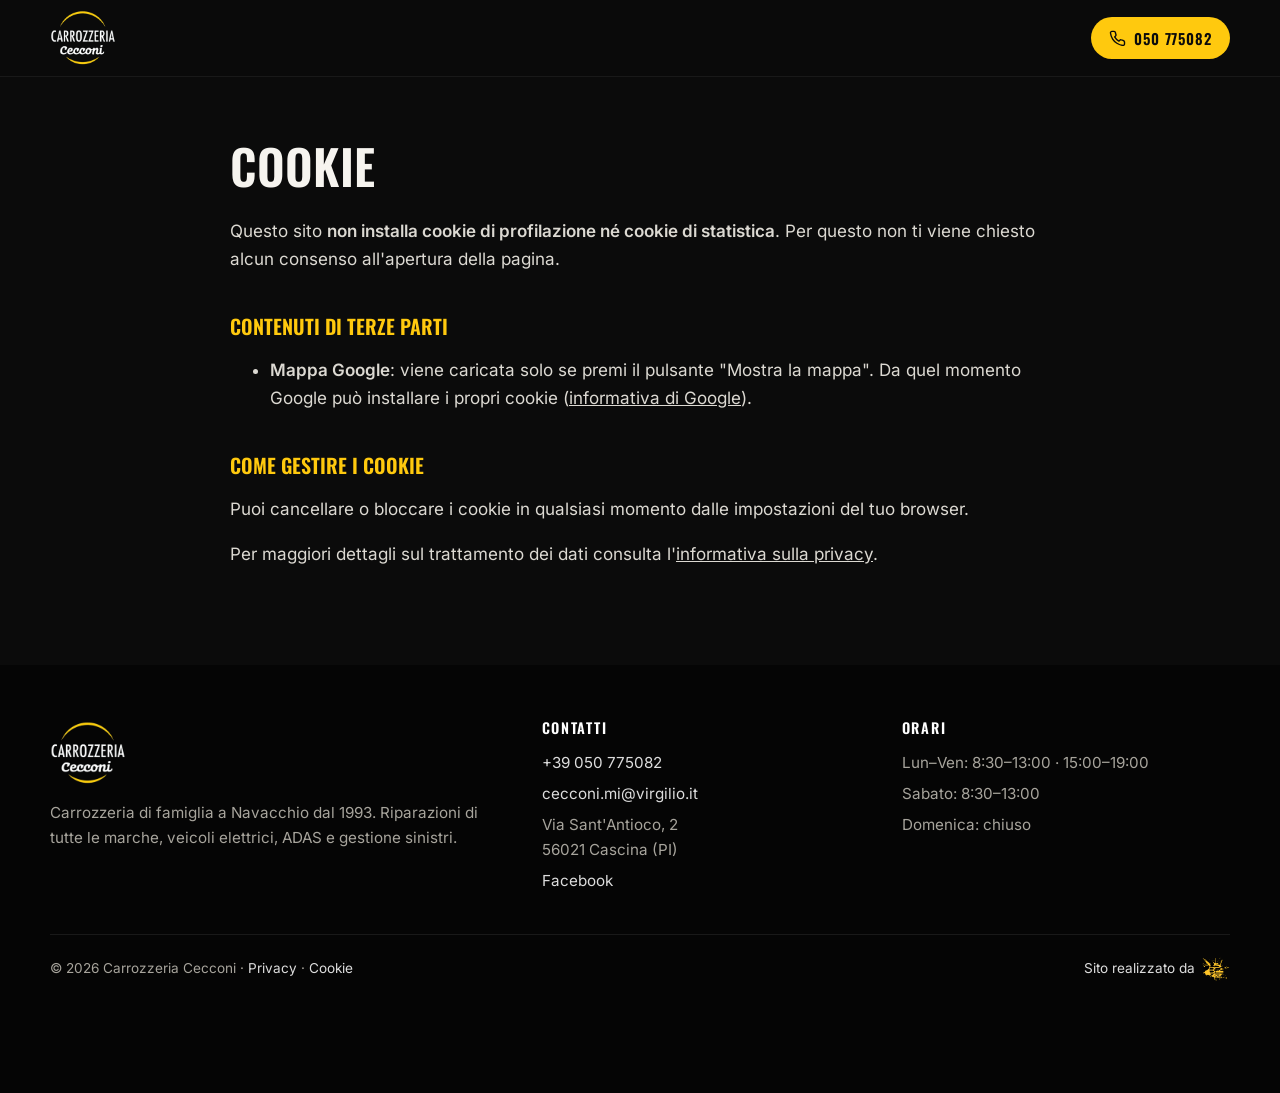
<file: site/cookie.html>
<!doctype html>
<html lang="it">
<head>
<meta charset="utf-8">
<meta name="viewport" content="width=device-width, initial-scale=1">
<title>Cookie | Carrozzeria Cecconi</title>
<meta name="description" content="Informazioni sui cookie utilizzati dal sito della Carrozzeria Cecconi.">

<meta name="robots" content="noindex, nofollow"><!--ANTEPRIMA: togliere alla messa online-->
<meta name="theme-color" content="#0b0b0b">
<link rel="icon" href="favicon.svg" type="image/svg+xml">
<link rel="stylesheet" href="assets/style.css">
</head>
<body>
<svg width="0" height="0" style="position:absolute" aria-hidden="true">
  <defs>
    <symbol id="i-tel" viewBox="0 0 24 24"><path fill="none" stroke="currentColor" stroke-width="2" stroke-linecap="round" stroke-linejoin="round" d="M22 16.9v3a2 2 0 0 1-2.2 2 19.8 19.8 0 0 1-8.6-3.1 19.5 19.5 0 0 1-6-6A19.8 19.8 0 0 1 2.1 4.2 2 2 0 0 1 4.1 2h3a2 2 0 0 1 2 1.7c.1.9.4 1.8.7 2.7a2 2 0 0 1-.5 2.1L8 9.8a16 16 0 0 0 6 6l1.3-1.3a2 2 0 0 1 2.1-.4c.9.3 1.8.6 2.7.7a2 2 0 0 1 1.7 2z"/></symbol>
    <symbol id="i-mail" viewBox="0 0 24 24"><g fill="none" stroke="currentColor" stroke-width="2" stroke-linecap="round" stroke-linejoin="round"><rect x="2" y="4" width="20" height="16" rx="2"/><path d="m22 7-10 6L2 7"/></g></symbol>
    <symbol id="i-pin" viewBox="0 0 24 24"><g fill="none" stroke="currentColor" stroke-width="2" stroke-linecap="round" stroke-linejoin="round"><path d="M20 10c0 6-8 12-8 12S4 16 4 10a8 8 0 0 1 16 0z"/><circle cx="12" cy="10" r="3"/></g></symbol>
    <symbol id="i-preventivo" viewBox="0 0 24 24"><g fill="none" stroke="currentColor" stroke-width="2" stroke-linecap="round" stroke-linejoin="round"><path d="M14 2H6a2 2 0 0 0-2 2v16a2 2 0 0 0 2 2h12a2 2 0 0 0 2-2V8z"/><path d="M14 2v6h6M9 13h6M9 17h4"/></g></symbol>
    <symbol id="i-fb" viewBox="0 0 24 24"><path fill="currentColor" d="M24 12a12 12 0 1 0-13.9 11.9v-8.4H7.1V12h3V9.4c0-3 1.8-4.7 4.5-4.7 1.3 0 2.7.2 2.7.2v3h-1.5c-1.5 0-2 .9-2 1.9V12h3.4l-.5 3.5h-2.9v8.4A12 12 0 0 0 24 12z"/></symbol>
    <symbol id="i-auto" viewBox="0 0 24 24"><g fill="currentColor"><path d="M19 14h-3v2h3zm3 7H3V11l8-8h10a1 1 0 0 1 1 1zM11.83 5l-6 6H20V5z"/></g></symbol>
    <symbol id="i-soccorso" viewBox="0 0 16.933 16.933"><g fill="currentColor"><path d="M1.53 282.644a.32.32 0 0 0-.27.143.32.32 0 0 0 .089.448l1.937 1.291a.323.323 0 0 0 .357-.536L1.71 282.7a.3.3 0 0 0-.18-.056m13.876 0a.3.3 0 0 0-.18.055l-1.935 1.291a.323.323 0 0 0 .357.536l1.937-1.291a.323.323 0 0 0-.179-.59m-9.118.646a1.56 1.56 0 0 0-1.532 1.267l-1.614 5.866c-.119.625.332 1.2.95 1.257H2.659c-.356 0-.645.49-.645 1.097v.549c0 .606.289 1.097.645 1.097h11.295c.356 0 .645-.491.645-1.097v-.55c0-.605-.289-1.096-.645-1.096H12.52a1.064 1.064 0 0 0 .95-1.257l-1.372-5.866a1.56 1.56 0 0 0-1.533-1.267zm.848.967a.323.323 0 1 1 0 .646 1.23 1.23 0 0 0-1.223 1.03l-1.022 3.725a.323.323 0 0 1-.398.223.323.323 0 0 1-.226-.395l1.024-3.724-.004.027a1.89 1.89 0 0 1 1.849-1.532m1.169 0h1.291a.323.323 0 1 1 0 .646H8.305a.323.323 0 0 1 0-.646m-6.842 1.291a.323.323 0 0 0 0 .645h1.68a.323.323 0 0 0 0-.645zm12.328 0a.323.323 0 0 0 0 .645h1.68a.323.323 0 0 0 0-.645zm-5.486.323c.357 0 .646.29.646.646v5.163H7.66v-5.163c0-.357.289-.646.645-.646m-5.5 1.29-.017.002a.3.3 0 0 0-.129.043l-1.527.881a.323.323 0 0 0-.119.44c.09.154.287.207.44.117l1.528-.88a.323.323 0 0 0-.175-.603zm11.32.002a.321.321 0 0 0-.172.6l1.527.881c.154.09.35.037.44-.116a.323.323 0 0 0-.119-.44l-1.526-.882a.3.3 0 0 0-.15-.043" transform="translate(0 -280.067)"/></g></symbol>
    <symbol id="i-elettrico" viewBox="0 0 24 24"><g fill="currentColor"><path d="m5 13 1.5-4.5h11L19 13m-1.5 5a1.5 1.5 0 0 1-1.5-1.5 1.5 1.5 0 0 1 1.5-1.5 1.5 1.5 0 0 1 1.5 1.5 1.5 1.5 0 0 1-1.5 1.5m-11 0A1.5 1.5 0 0 1 5 16.5 1.5 1.5 0 0 1 6.5 15 1.5 1.5 0 0 1 8 16.5 1.5 1.5 0 0 1 6.5 18M18.92 8c-.21-.6-.78-1-1.42-1h-11c-.64 0-1.21.4-1.42 1L3 14v8a1 1 0 0 0 1 1h1a1 1 0 0 0 1-1v-1h12v1a1 1 0 0 0 1 1h1a1 1 0 0 0 1-1v-8M11 6V4H7l6-3v2h4z"/></g></symbol>
    <symbol id="i-clima" viewBox="0 0 24 24"><g fill="currentColor"><path d="M5.13 10.71h3.74L6.22 8.06c-1.01 0-1.83-.82-1.83-1.84a1.83 1.83 0 0 1 1.83-1.83c1.02 0 1.84.82 1.84 1.83l2.65 2.65V5.13a1.84 1.84 0 0 1 0-2.59 1.81 1.81 0 0 1 2.58 0c.71.71.71 1.87 0 2.59v3.74l2.66-2.65a1.83 1.83 0 0 1 3.66 0c0 1.02-.82 1.84-1.83 1.84l-2.65 2.65h3.74a1.84 1.84 0 0 1 2.59 0c.72.71.72 1.87 0 2.58-.71.71-1.87.71-2.59 0h-3.74l2.65 2.66c1.01 0 1.83.81 1.83 1.83a1.83 1.83 0 0 1-1.83 1.83c-1.02 0-1.83-.82-1.83-1.83l-2.66-2.65v3.74c.71.72.71 1.88 0 2.59-.71.72-1.87.72-2.58 0a1.84 1.84 0 0 1 0-2.59v-3.74l-2.65 2.65c0 1.01-.82 1.83-1.84 1.83a1.83 1.83 0 0 1 0-3.66l2.65-2.66H5.13c-.72.71-1.88.71-2.59 0a1.81 1.81 0 0 1 0-2.58 1.84 1.84 0 0 1 2.59 0"/></g></symbol>
    <symbol id="i-chiave" viewBox="0 0 561 561"><g fill="currentColor"><path d="M178.5 395.25c0 21.125-17.125 38.25-38.25 38.25S102 416.375 102 395.25 119.125 357 140.25 357s38.25 17.125 38.25 38.25"/> <path d="M459 395.25c0 21.125-17.125 38.25-38.25 38.25s-38.25-17.125-38.25-38.25S399.625 357 420.75 357 459 374.125 459 395.25"/> <path d="M456.45 178.5c-5.101-15.3-20.4-25.5-35.7-25.5H127.5v-51L51 178.5l51 51 25.5 25.5v-51h298.35L459 306H51v229.5c0 15.3 10.2 25.5 25.5 25.5H102c15.3 0 25.5-10.2 25.5-25.5V510h306v25.5c0 15.3 10.2 25.5 25.5 25.5h25.5c15.3 0 25.5-10.2 25.5-25.5v-204zm-316.2 255c-20.4 0-38.25-17.85-38.25-38.25S119.85 357 140.25 357s38.25 17.85 38.25 38.25-17.85 38.25-38.25 38.25m280.5 0c-20.4 0-38.25-17.85-38.25-38.25S400.35 357 420.75 357 459 374.85 459 395.25s-17.85 38.25-38.25 38.25M382.5 0v51h-204v51h204v51L459 76.5z"/></g></symbol>
    <symbol id="i-sinistri" viewBox="0 0 593.237 593.237"><g fill="currentColor"><path d="M402.411 283.512c-1.081-.917-1.953-1.731-2.89-2.567-6.142-7.005 4.916-7.664 4.916-7.664h13.656l120.833.027h4.598s10.53.445 4.062 7.283c-.364.3-.709.604-1.091.949-.608.577-1.317 1.172-2.145 1.844-.427.364-.908.754-1.362 1.113a67 67 0 0 0-2.018 1.622c-14.628 11.553-39.214 26.658-67.244 26.131-31.082 1.073-57.377-16.844-71.315-28.738m-9.295-27.435c-11.766 0-9.631-8.041-7.723-12.17l1.227-2.344c0-.027.055-.113.055-.113l81.228-154.688c.1-.168 5.633-10.662 11.239.027l81.001 154.215c1.681 3.321 6.814 15.101-5.216 15.101l-161.783-.027zm-187.35-14.097.009.027 1.258 2.403c1.954 4.016 4.884 11.693-1.258 11.693l-174.299-.027c-5.779 0-4.634-5.306-2.79-9.576l2.762-5.247.027-.027L114.57 83.005s4.243-6.56 7.682 0h.009zm-13.175 41.451c-15.469 11.053-42.767 27.33-70.875 28.411-.55.063-1.063.2-1.59.255-.086-.027-.114-.082-.164-.154-1.236.1-2.435.281-3.662.281-.636 0-1.231-.137-1.872-.137-29.075-.309-56.188-18.589-70.279-29.951h.009s-11.221-8.873 0-8.873h14.306l123.037.027h10.849c-.009.01 11.121 2.745.241 10.141m398.426-35.953-.246-.554.146-.114-1.845-3.516-98.436-187.401c-2.672-4.893-12.03-19.258-30.029-19.258h-329.71c-20.066 0-30.115 19.771-30.337 20.234L3.899 240.922s-.027.082-.045.082l-.682 1.313c-1.617 3.207-5.22 11.916-1.645 20.516 24.559 39.86 68.344 66.627 118.598 66.627 49.141 0 91.995-25.659 116.84-64.024 3.798-8.736-1.49-19.648-1.49-19.648L144.018 71.625l-.895-1.694c-1.227-2.826-2.326-8.232 7.482-8.232h119.906c3.407.114 12.893 1.794 12.893 17.667v412.572c-.227 4.099-1.772 12.366-10.276 17.618l-60.03 37.115s-15.741 9.932 0 9.932H383.44c11.603 0 0-8.06 0-8.06l-61.839-37.852c-.019 0-.019-.027-.055-.027-10.158-6.224-12.057-14.065-12.339-18.026V77.599c0-14.347 10.285-15.828 13.901-15.909h117.235c3.08.054 12.438 1.072 6.533 12.338l-91.804 174.763s-2.854 6.896.363 14.433c24.595 39.632 68.198 66.236 118.298 66.236 50.19 0 93.967-26.649 118.517-66.432 2.446-6.419-.316-13.538-1.233-15.55"/></g></symbol>
    <symbol id="i-adas" viewBox="0 0 24 24"><g fill="currentColor"><path d="M10 .2C9 .2 8.2 1 8.2 2S9 3.8 10 3.8 11.8 3 11.8 2 11 .2 10 .2m5.67.8A7.33 7.33 0 0 0 23 8.33V7a6 6 0 0 1-6-6zm2.66 0c0 2.58 2.09 4.67 4.67 4.67V4.33c-1.84 0-3.33-1.49-3.33-3.33zM21 1a2 2 0 0 0 2 2V1zM7.92 4.03c-.17 0-.34.03-.5.08L2 5.8V11h1.8V7.33l2.11-.66L2 22h1.8l2.87-8.11L9 17v5h1.8v-6.41l-2.49-4.54.73-2.87L10.12 10H15V8.2h-3.62l-2-3.33c-.3-.5-.84-.84-1.46-.84"/></g></symbol>
    <symbol id="i-gratis" viewBox="0 0 48 48"><g fill="none" stroke="currentColor" stroke-width="2.6" stroke-linecap="round" stroke-linejoin="round"><path d="M30 4H12a3 3 0 0 0-3 3v34a3 3 0 0 0 3 3h24a3 3 0 0 0 3-3V13z"/><path d="M30 4v9h9M16 22h16M16 29h10"/><path d="m27 36 3 3 6-6"/></g></symbol>
    <symbol id="i-cristalli" viewBox="0 0 24 24"><g fill="currentColor"><path d="m22.63 15.5-2.42-9.65a1 1 0 0 0-1.07-.75c-1.34.14-5 .4-7.14.4s-5.8-.26-7.14-.4a1 1 0 0 0-1.07.75L1.37 15.5a1.5 1.5 0 0 0 1.18 1.86A61.5 61.5 0 0 0 12 18a61.5 61.5 0 0 0 9.45-.64 1.5 1.5 0 0 0 1.18-1.86M12 16a63 63 0 0 1-8.56-.5L5.5 7.18c1.5.14 4.66.32 6.5.32s5-.18 6.5-.32l2.06 8.32A63 63 0 0 1 12 16"/></g></symbol>
    <symbol id="i-fari" viewBox="0 0 24 24"><g fill="currentColor"><path d="M13 4.8c-4 0-4 14.4 0 14.4s9-2.7 9-7.2-5-7.2-9-7.2m.1 12.4C12.7 16.8 12 15 12 12s.7-4.8 1.1-5.2C16 6.9 20 8.7 20 12s-4.1 5.1-6.9 5.2M8 10.5c0 .5-.1 1-.1 1.5v.6L2.4 14l-.5-1.9zM2 7l7.4-1.9c-.2.3-.4.7-.5 1.2-.1.3-.2.7-.3 1.1L2.5 8.9zm6.2 8.5c.1.7.3 1.4.5 1.9L2.4 19l-.5-1.9z"/></g></symbol>
    <symbol id="i-famiglia" viewBox="0 0 48 48"><g fill="none" stroke="currentColor" stroke-width="2.6" stroke-linecap="round" stroke-linejoin="round"><circle cx="16" cy="13" r="5"/><circle cx="33" cy="15" r="4"/><path d="M6 38v-6a8 8 0 0 1 8-8h4a8 8 0 0 1 8 8v6M28 38v-5a6 6 0 0 1 6-6 6 6 0 0 1 6 6v5"/></g></symbol>
  </defs>
</svg>
<header class="header fisso pieno" id="header">
  <div class="wrap">
    <a class="logo" href="./" aria-label="Carrozzeria Cecconi, torna alla home"><img src="img/logo.webp" width="400" height="339" alt="Carrozzeria Cecconi"></a>
    <div class="header-cta"><a class="btn btn-giallo" href="tel:+39050775082" style="display:inline-flex"><svg><use href="#i-tel"/></svg>050 775082</a></div>
  </div>
</header>
<main class="pagina" id="contenuto"><div class="wrap">

<h1>Cookie</h1>
<p>Questo sito <strong>non installa cookie di profilazione né cookie di statistica</strong>. Per questo non ti viene chiesto alcun consenso all'apertura della pagina.</p>
<h2>Contenuti di terze parti</h2>
<ul>
<li><strong>Mappa Google</strong>: viene caricata solo se premi il pulsante "Mostra la mappa". Da quel momento Google può installare i propri cookie (<a href="https://policies.google.com/technologies/cookies?hl=it" target="_blank" rel="noopener">informativa di Google</a>).</li>
</ul>
<h2>Come gestire i cookie</h2>
<p>Puoi cancellare o bloccare i cookie in qualsiasi momento dalle impostazioni del tuo browser.</p>
<p>Per maggiori dettagli sul trattamento dei dati consulta l'<a href="privacy.html">informativa sulla privacy</a>.</p>

</div></main>
<footer class="footer">
  <div class="wrap">
    <div class="footer-griglia">
      <div>
        <img src="img/logo.webp" width="400" height="339" alt="Carrozzeria Cecconi" loading="lazy">
        <p>Carrozzeria di famiglia a Navacchio dal 1993. Riparazioni di tutte le marche, veicoli elettrici, ADAS e gestione sinistri.</p>
      </div>
      <div>
        <h4>Contatti</h4>
        <ul>
          <li><a href="tel:+39050775082">+39 050 775082</a></li>
          <li><a href="mailto:cecconi.mi@virgilio.it">cecconi.mi@virgilio.it</a></li>
          <li>Via Sant'Antioco, 2<br>56021 Cascina (PI)</li>
          <li><a href="https://www.facebook.com/CarrozzeriaCecconiNavacchio" target="_blank" rel="noopener">Facebook</a></li>
        </ul>
      </div>
      <div>
        <h4>Orari</h4>
        <ul>
          <li>Lun–Ven: 8:30–13:00 · 15:00–19:00</li>
          <li>Sabato: 8:30–13:00</li>
          <li>Domenica: chiuso</li>
        </ul>
      </div>
    </div>
    <div class="footer-fondo">
      <span>© <span id="anno">2026</span> Carrozzeria Cecconi · <a href="privacy.html">Privacy</a> · <a href="cookie.html">Cookie</a></span>
      <a class="credit" href="https://www.instagram.com/beestudio_web/" target="_blank" rel="noopener">Sito realizzato da <img src="img/beestudio.webp" width="400" height="400" alt="BeeStudio" loading="lazy"></a>
    </div>
  </div>
</footer>
<script>document.getElementById('anno').textContent=new Date().getFullYear()</script>
</body>
</html>
</file>
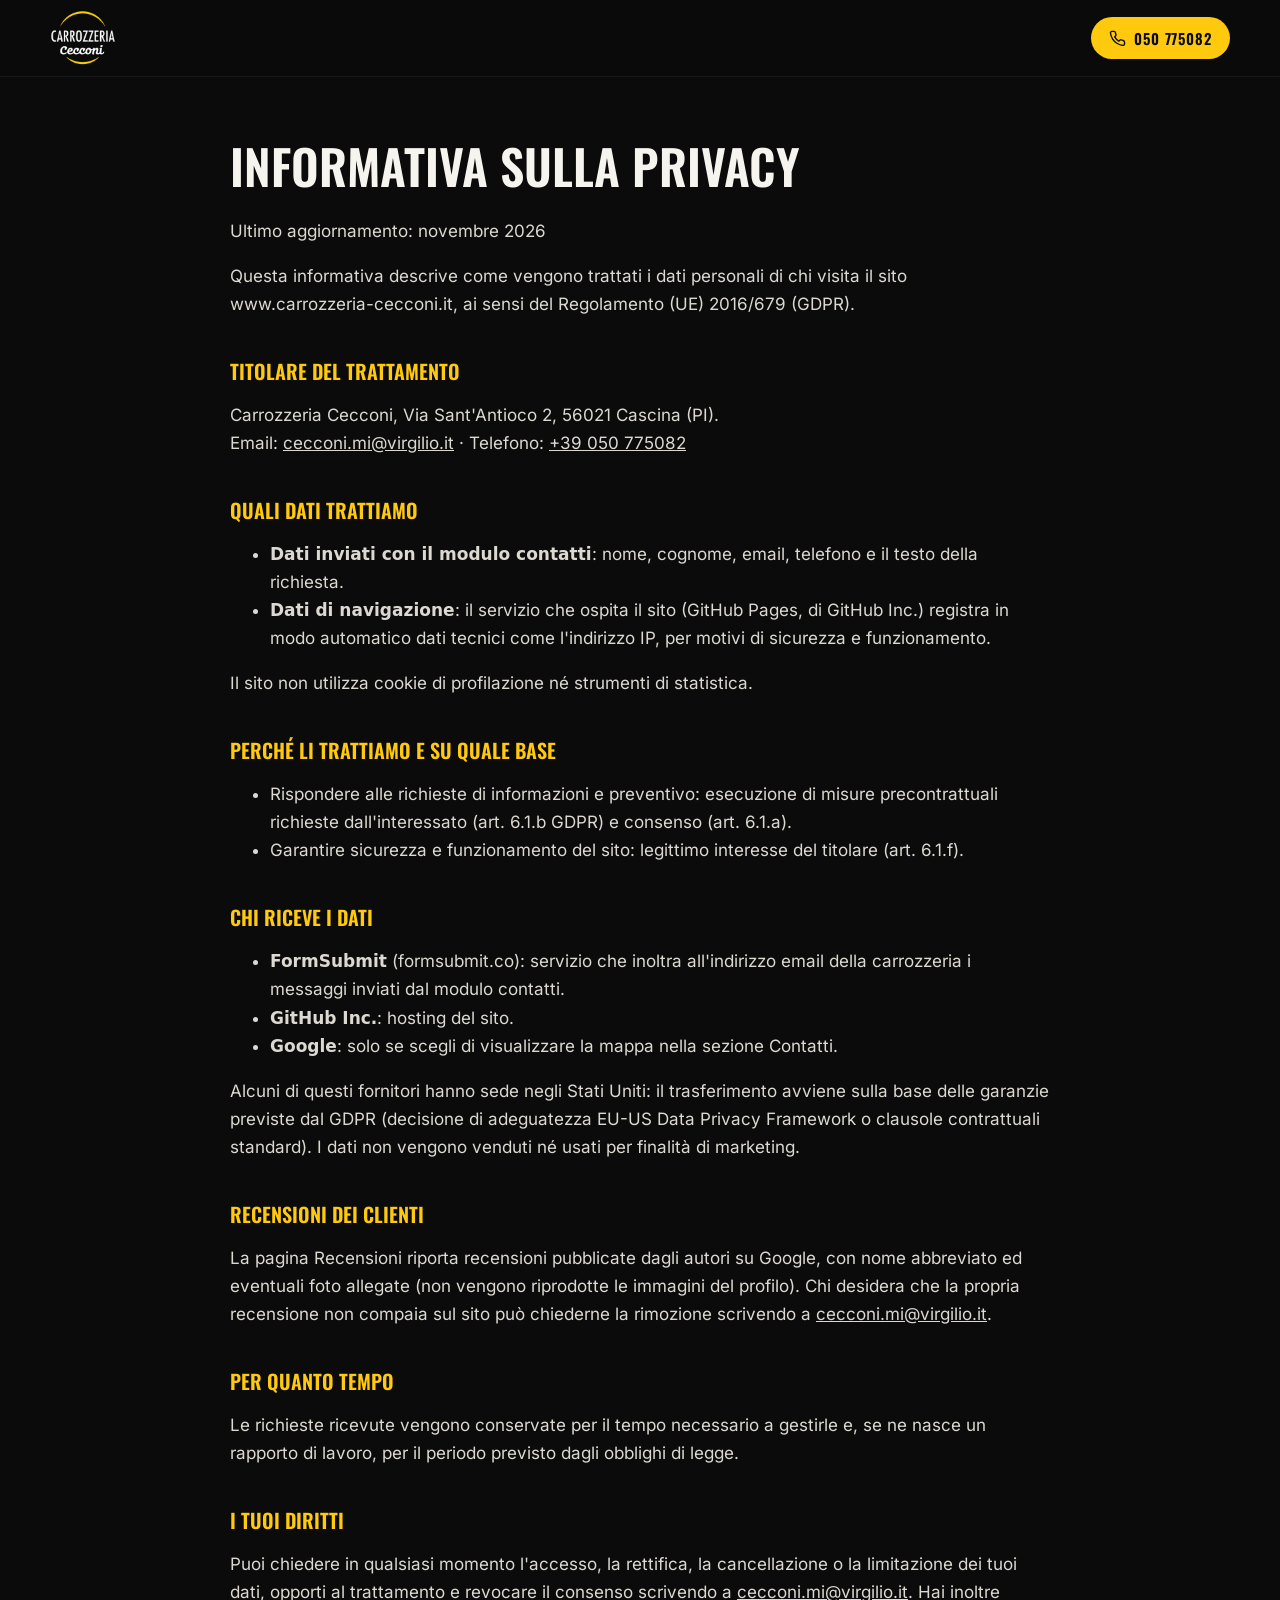
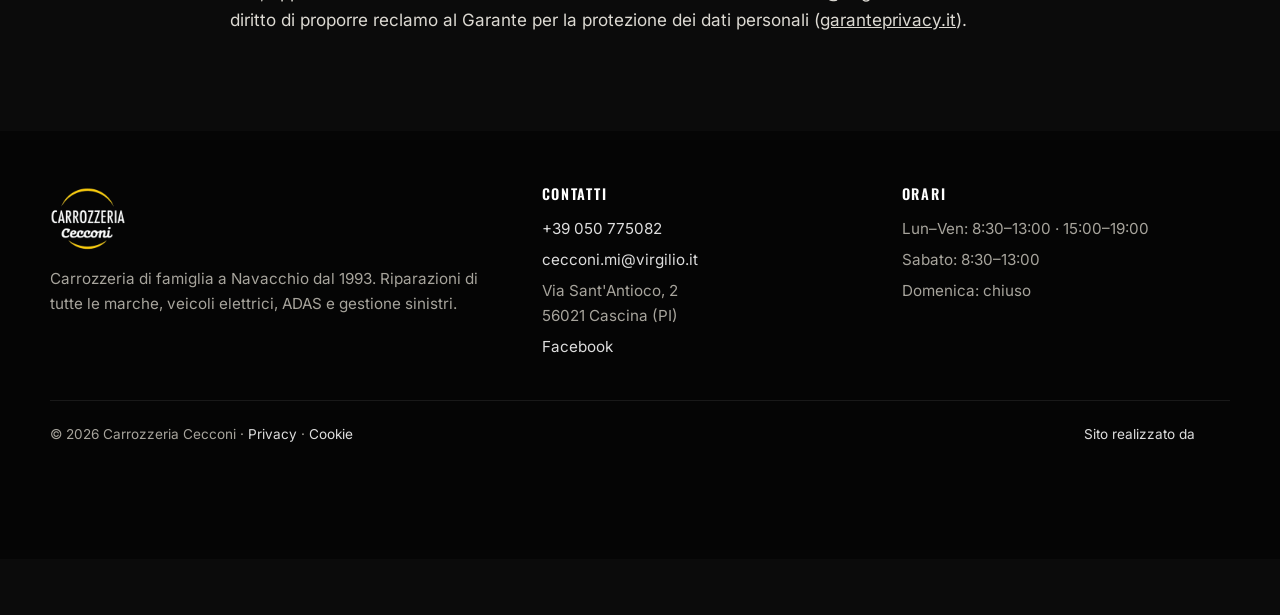
<file: site/copia-di-cookies.html>
<!doctype html><html lang="it"><head><meta charset="utf-8"><meta name="robots" content="noindex"><link rel="canonical" href="https://www.carrozzeria-cecconi.it/privacy.html"><meta http-equiv="refresh" content="0;url=privacy.html"><title>Reindirizzamento</title></head><body><a href="privacy.html">Continua</a></body></html>
</file>
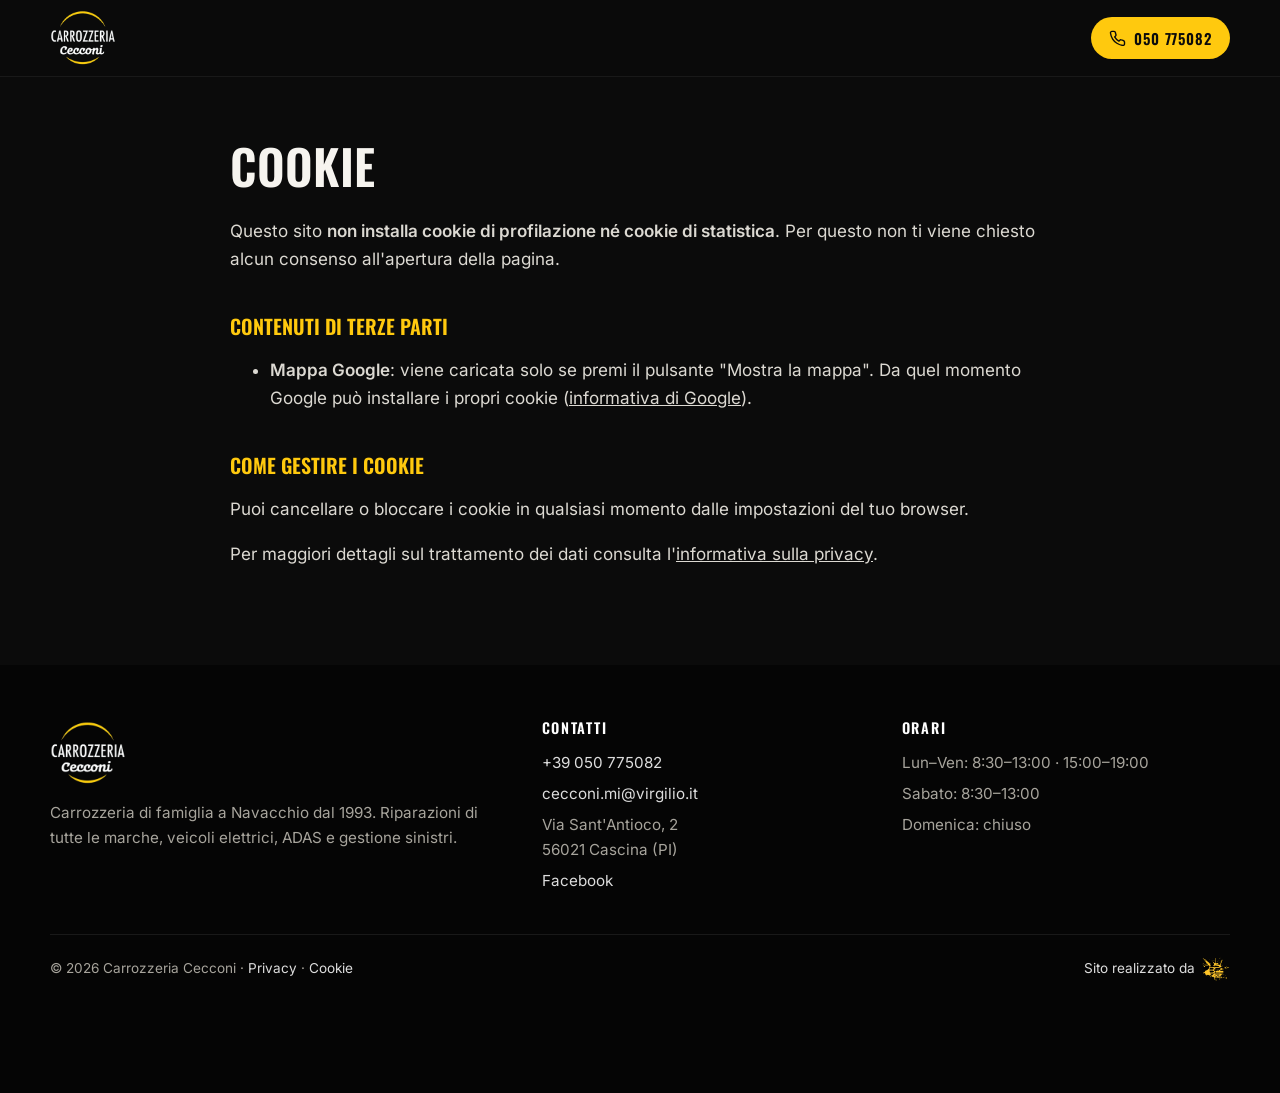
<file: site/general-5.html>
<!doctype html><html lang="it"><head><meta charset="utf-8"><meta name="robots" content="noindex"><link rel="canonical" href="https://www.carrozzeria-cecconi.it/cookie.html"><meta http-equiv="refresh" content="0;url=cookie.html"><title>Reindirizzamento</title></head><body><a href="cookie.html">Continua</a></body></html>
</file>
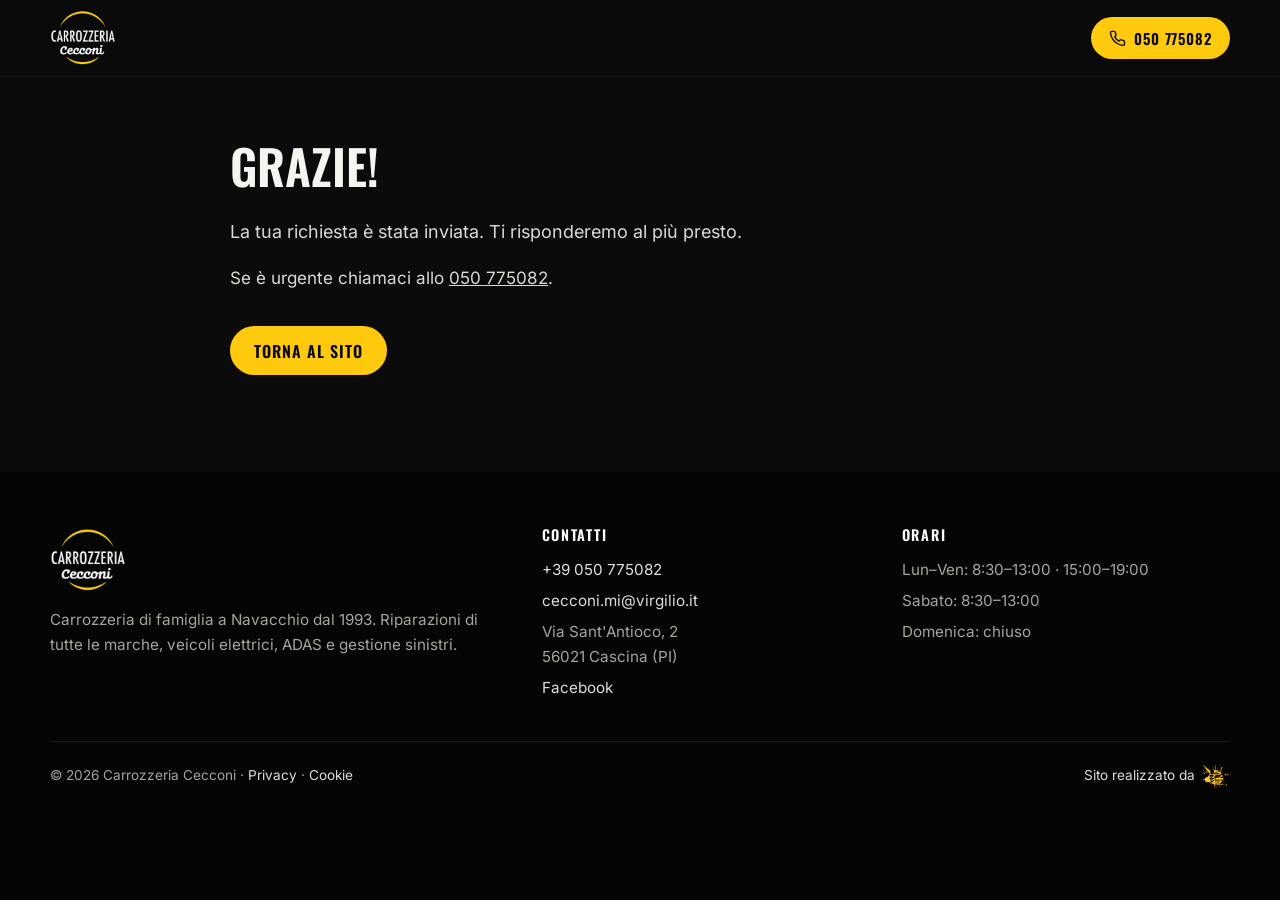
<file: site/grazie.html>
<!doctype html>
<html lang="it">
<head>
<meta charset="utf-8">
<meta name="viewport" content="width=device-width, initial-scale=1">
<title>Richiesta inviata | Carrozzeria Cecconi</title>
<meta name="description" content="Richiesta inviata correttamente.">
<meta name="robots" content="noindex">
<meta name="theme-color" content="#0b0b0b">
<link rel="icon" href="favicon.svg" type="image/svg+xml">
<link rel="stylesheet" href="assets/style.css">
</head>
<body>
<svg width="0" height="0" style="position:absolute" aria-hidden="true">
  <defs>
    <symbol id="i-tel" viewBox="0 0 24 24"><path fill="none" stroke="currentColor" stroke-width="2" stroke-linecap="round" stroke-linejoin="round" d="M22 16.9v3a2 2 0 0 1-2.2 2 19.8 19.8 0 0 1-8.6-3.1 19.5 19.5 0 0 1-6-6A19.8 19.8 0 0 1 2.1 4.2 2 2 0 0 1 4.1 2h3a2 2 0 0 1 2 1.7c.1.9.4 1.8.7 2.7a2 2 0 0 1-.5 2.1L8 9.8a16 16 0 0 0 6 6l1.3-1.3a2 2 0 0 1 2.1-.4c.9.3 1.8.6 2.7.7a2 2 0 0 1 1.7 2z"/></symbol>
    <symbol id="i-mail" viewBox="0 0 24 24"><g fill="none" stroke="currentColor" stroke-width="2" stroke-linecap="round" stroke-linejoin="round"><rect x="2" y="4" width="20" height="16" rx="2"/><path d="m22 7-10 6L2 7"/></g></symbol>
    <symbol id="i-pin" viewBox="0 0 24 24"><g fill="none" stroke="currentColor" stroke-width="2" stroke-linecap="round" stroke-linejoin="round"><path d="M20 10c0 6-8 12-8 12S4 16 4 10a8 8 0 0 1 16 0z"/><circle cx="12" cy="10" r="3"/></g></symbol>
    <symbol id="i-preventivo" viewBox="0 0 24 24"><g fill="none" stroke="currentColor" stroke-width="2" stroke-linecap="round" stroke-linejoin="round"><path d="M14 2H6a2 2 0 0 0-2 2v16a2 2 0 0 0 2 2h12a2 2 0 0 0 2-2V8z"/><path d="M14 2v6h6M9 13h6M9 17h4"/></g></symbol>
    <symbol id="i-fb" viewBox="0 0 24 24"><path fill="currentColor" d="M24 12a12 12 0 1 0-13.9 11.9v-8.4H7.1V12h3V9.4c0-3 1.8-4.7 4.5-4.7 1.3 0 2.7.2 2.7.2v3h-1.5c-1.5 0-2 .9-2 1.9V12h3.4l-.5 3.5h-2.9v8.4A12 12 0 0 0 24 12z"/></symbol>
    <symbol id="i-auto" viewBox="0 0 24 24"><g fill="currentColor"><path d="M19 14h-3v2h3zm3 7H3V11l8-8h10a1 1 0 0 1 1 1zM11.83 5l-6 6H20V5z"/></g></symbol>
    <symbol id="i-soccorso" viewBox="0 0 16.933 16.933"><g fill="currentColor"><path d="M1.53 282.644a.32.32 0 0 0-.27.143.32.32 0 0 0 .089.448l1.937 1.291a.323.323 0 0 0 .357-.536L1.71 282.7a.3.3 0 0 0-.18-.056m13.876 0a.3.3 0 0 0-.18.055l-1.935 1.291a.323.323 0 0 0 .357.536l1.937-1.291a.323.323 0 0 0-.179-.59m-9.118.646a1.56 1.56 0 0 0-1.532 1.267l-1.614 5.866c-.119.625.332 1.2.95 1.257H2.659c-.356 0-.645.49-.645 1.097v.549c0 .606.289 1.097.645 1.097h11.295c.356 0 .645-.491.645-1.097v-.55c0-.605-.289-1.096-.645-1.096H12.52a1.064 1.064 0 0 0 .95-1.257l-1.372-5.866a1.56 1.56 0 0 0-1.533-1.267zm.848.967a.323.323 0 1 1 0 .646 1.23 1.23 0 0 0-1.223 1.03l-1.022 3.725a.323.323 0 0 1-.398.223.323.323 0 0 1-.226-.395l1.024-3.724-.004.027a1.89 1.89 0 0 1 1.849-1.532m1.169 0h1.291a.323.323 0 1 1 0 .646H8.305a.323.323 0 0 1 0-.646m-6.842 1.291a.323.323 0 0 0 0 .645h1.68a.323.323 0 0 0 0-.645zm12.328 0a.323.323 0 0 0 0 .645h1.68a.323.323 0 0 0 0-.645zm-5.486.323c.357 0 .646.29.646.646v5.163H7.66v-5.163c0-.357.289-.646.645-.646m-5.5 1.29-.017.002a.3.3 0 0 0-.129.043l-1.527.881a.323.323 0 0 0-.119.44c.09.154.287.207.44.117l1.528-.88a.323.323 0 0 0-.175-.603zm11.32.002a.321.321 0 0 0-.172.6l1.527.881c.154.09.35.037.44-.116a.323.323 0 0 0-.119-.44l-1.526-.882a.3.3 0 0 0-.15-.043" transform="translate(0 -280.067)"/></g></symbol>
    <symbol id="i-elettrico" viewBox="0 0 24 24"><g fill="currentColor"><path d="m5 13 1.5-4.5h11L19 13m-1.5 5a1.5 1.5 0 0 1-1.5-1.5 1.5 1.5 0 0 1 1.5-1.5 1.5 1.5 0 0 1 1.5 1.5 1.5 1.5 0 0 1-1.5 1.5m-11 0A1.5 1.5 0 0 1 5 16.5 1.5 1.5 0 0 1 6.5 15 1.5 1.5 0 0 1 8 16.5 1.5 1.5 0 0 1 6.5 18M18.92 8c-.21-.6-.78-1-1.42-1h-11c-.64 0-1.21.4-1.42 1L3 14v8a1 1 0 0 0 1 1h1a1 1 0 0 0 1-1v-1h12v1a1 1 0 0 0 1 1h1a1 1 0 0 0 1-1v-8M11 6V4H7l6-3v2h4z"/></g></symbol>
    <symbol id="i-clima" viewBox="0 0 24 24"><g fill="currentColor"><path d="M5.13 10.71h3.74L6.22 8.06c-1.01 0-1.83-.82-1.83-1.84a1.83 1.83 0 0 1 1.83-1.83c1.02 0 1.84.82 1.84 1.83l2.65 2.65V5.13a1.84 1.84 0 0 1 0-2.59 1.81 1.81 0 0 1 2.58 0c.71.71.71 1.87 0 2.59v3.74l2.66-2.65a1.83 1.83 0 0 1 3.66 0c0 1.02-.82 1.84-1.83 1.84l-2.65 2.65h3.74a1.84 1.84 0 0 1 2.59 0c.72.71.72 1.87 0 2.58-.71.71-1.87.71-2.59 0h-3.74l2.65 2.66c1.01 0 1.83.81 1.83 1.83a1.83 1.83 0 0 1-1.83 1.83c-1.02 0-1.83-.82-1.83-1.83l-2.66-2.65v3.74c.71.72.71 1.88 0 2.59-.71.72-1.87.72-2.58 0a1.84 1.84 0 0 1 0-2.59v-3.74l-2.65 2.65c0 1.01-.82 1.83-1.84 1.83a1.83 1.83 0 0 1 0-3.66l2.65-2.66H5.13c-.72.71-1.88.71-2.59 0a1.81 1.81 0 0 1 0-2.58 1.84 1.84 0 0 1 2.59 0"/></g></symbol>
    <symbol id="i-chiave" viewBox="0 0 561 561"><g fill="currentColor"><path d="M178.5 395.25c0 21.125-17.125 38.25-38.25 38.25S102 416.375 102 395.25 119.125 357 140.25 357s38.25 17.125 38.25 38.25"/> <path d="M459 395.25c0 21.125-17.125 38.25-38.25 38.25s-38.25-17.125-38.25-38.25S399.625 357 420.75 357 459 374.125 459 395.25"/> <path d="M456.45 178.5c-5.101-15.3-20.4-25.5-35.7-25.5H127.5v-51L51 178.5l51 51 25.5 25.5v-51h298.35L459 306H51v229.5c0 15.3 10.2 25.5 25.5 25.5H102c15.3 0 25.5-10.2 25.5-25.5V510h306v25.5c0 15.3 10.2 25.5 25.5 25.5h25.5c15.3 0 25.5-10.2 25.5-25.5v-204zm-316.2 255c-20.4 0-38.25-17.85-38.25-38.25S119.85 357 140.25 357s38.25 17.85 38.25 38.25-17.85 38.25-38.25 38.25m280.5 0c-20.4 0-38.25-17.85-38.25-38.25S400.35 357 420.75 357 459 374.85 459 395.25s-17.85 38.25-38.25 38.25M382.5 0v51h-204v51h204v51L459 76.5z"/></g></symbol>
    <symbol id="i-sinistri" viewBox="0 0 593.237 593.237"><g fill="currentColor"><path d="M402.411 283.512c-1.081-.917-1.953-1.731-2.89-2.567-6.142-7.005 4.916-7.664 4.916-7.664h13.656l120.833.027h4.598s10.53.445 4.062 7.283c-.364.3-.709.604-1.091.949-.608.577-1.317 1.172-2.145 1.844-.427.364-.908.754-1.362 1.113a67 67 0 0 0-2.018 1.622c-14.628 11.553-39.214 26.658-67.244 26.131-31.082 1.073-57.377-16.844-71.315-28.738m-9.295-27.435c-11.766 0-9.631-8.041-7.723-12.17l1.227-2.344c0-.027.055-.113.055-.113l81.228-154.688c.1-.168 5.633-10.662 11.239.027l81.001 154.215c1.681 3.321 6.814 15.101-5.216 15.101l-161.783-.027zm-187.35-14.097.009.027 1.258 2.403c1.954 4.016 4.884 11.693-1.258 11.693l-174.299-.027c-5.779 0-4.634-5.306-2.79-9.576l2.762-5.247.027-.027L114.57 83.005s4.243-6.56 7.682 0h.009zm-13.175 41.451c-15.469 11.053-42.767 27.33-70.875 28.411-.55.063-1.063.2-1.59.255-.086-.027-.114-.082-.164-.154-1.236.1-2.435.281-3.662.281-.636 0-1.231-.137-1.872-.137-29.075-.309-56.188-18.589-70.279-29.951h.009s-11.221-8.873 0-8.873h14.306l123.037.027h10.849c-.009.01 11.121 2.745.241 10.141m398.426-35.953-.246-.554.146-.114-1.845-3.516-98.436-187.401c-2.672-4.893-12.03-19.258-30.029-19.258h-329.71c-20.066 0-30.115 19.771-30.337 20.234L3.899 240.922s-.027.082-.045.082l-.682 1.313c-1.617 3.207-5.22 11.916-1.645 20.516 24.559 39.86 68.344 66.627 118.598 66.627 49.141 0 91.995-25.659 116.84-64.024 3.798-8.736-1.49-19.648-1.49-19.648L144.018 71.625l-.895-1.694c-1.227-2.826-2.326-8.232 7.482-8.232h119.906c3.407.114 12.893 1.794 12.893 17.667v412.572c-.227 4.099-1.772 12.366-10.276 17.618l-60.03 37.115s-15.741 9.932 0 9.932H383.44c11.603 0 0-8.06 0-8.06l-61.839-37.852c-.019 0-.019-.027-.055-.027-10.158-6.224-12.057-14.065-12.339-18.026V77.599c0-14.347 10.285-15.828 13.901-15.909h117.235c3.08.054 12.438 1.072 6.533 12.338l-91.804 174.763s-2.854 6.896.363 14.433c24.595 39.632 68.198 66.236 118.298 66.236 50.19 0 93.967-26.649 118.517-66.432 2.446-6.419-.316-13.538-1.233-15.55"/></g></symbol>
    <symbol id="i-adas" viewBox="0 0 24 24"><g fill="currentColor"><path d="M10 .2C9 .2 8.2 1 8.2 2S9 3.8 10 3.8 11.8 3 11.8 2 11 .2 10 .2m5.67.8A7.33 7.33 0 0 0 23 8.33V7a6 6 0 0 1-6-6zm2.66 0c0 2.58 2.09 4.67 4.67 4.67V4.33c-1.84 0-3.33-1.49-3.33-3.33zM21 1a2 2 0 0 0 2 2V1zM7.92 4.03c-.17 0-.34.03-.5.08L2 5.8V11h1.8V7.33l2.11-.66L2 22h1.8l2.87-8.11L9 17v5h1.8v-6.41l-2.49-4.54.73-2.87L10.12 10H15V8.2h-3.62l-2-3.33c-.3-.5-.84-.84-1.46-.84"/></g></symbol>
    <symbol id="i-gratis" viewBox="0 0 48 48"><g fill="none" stroke="currentColor" stroke-width="2.6" stroke-linecap="round" stroke-linejoin="round"><path d="M30 4H12a3 3 0 0 0-3 3v34a3 3 0 0 0 3 3h24a3 3 0 0 0 3-3V13z"/><path d="M30 4v9h9M16 22h16M16 29h10"/><path d="m27 36 3 3 6-6"/></g></symbol>
    <symbol id="i-cristalli" viewBox="0 0 24 24"><g fill="currentColor"><path d="m22.63 15.5-2.42-9.65a1 1 0 0 0-1.07-.75c-1.34.14-5 .4-7.14.4s-5.8-.26-7.14-.4a1 1 0 0 0-1.07.75L1.37 15.5a1.5 1.5 0 0 0 1.18 1.86A61.5 61.5 0 0 0 12 18a61.5 61.5 0 0 0 9.45-.64 1.5 1.5 0 0 0 1.18-1.86M12 16a63 63 0 0 1-8.56-.5L5.5 7.18c1.5.14 4.66.32 6.5.32s5-.18 6.5-.32l2.06 8.32A63 63 0 0 1 12 16"/></g></symbol>
    <symbol id="i-fari" viewBox="0 0 24 24"><g fill="currentColor"><path d="M13 4.8c-4 0-4 14.4 0 14.4s9-2.7 9-7.2-5-7.2-9-7.2m.1 12.4C12.7 16.8 12 15 12 12s.7-4.8 1.1-5.2C16 6.9 20 8.7 20 12s-4.1 5.1-6.9 5.2M8 10.5c0 .5-.1 1-.1 1.5v.6L2.4 14l-.5-1.9zM2 7l7.4-1.9c-.2.3-.4.7-.5 1.2-.1.3-.2.7-.3 1.1L2.5 8.9zm6.2 8.5c.1.7.3 1.4.5 1.9L2.4 19l-.5-1.9z"/></g></symbol>
    <symbol id="i-famiglia" viewBox="0 0 48 48"><g fill="none" stroke="currentColor" stroke-width="2.6" stroke-linecap="round" stroke-linejoin="round"><circle cx="16" cy="13" r="5"/><circle cx="33" cy="15" r="4"/><path d="M6 38v-6a8 8 0 0 1 8-8h4a8 8 0 0 1 8 8v6M28 38v-5a6 6 0 0 1 6-6 6 6 0 0 1 6 6v5"/></g></symbol>
  </defs>
</svg>
<header class="header fisso pieno" id="header">
  <div class="wrap">
    <a class="logo" href="./" aria-label="Carrozzeria Cecconi, torna alla home"><img src="img/logo.webp" width="400" height="339" alt="Carrozzeria Cecconi"></a>
    <div class="header-cta"><a class="btn btn-giallo" href="tel:+39050775082" style="display:inline-flex"><svg><use href="#i-tel"/></svg>050 775082</a></div>
  </div>
</header>
<main class="pagina" id="contenuto"><div class="wrap">

<h1>Grazie!</h1>
<p class="lead">La tua richiesta è stata inviata. Ti risponderemo al più presto.</p>
<p>Se è urgente chiamaci allo <a href="tel:+39050775082">050 775082</a>.</p>
<p style="margin-top:2em"><a class="btn btn-giallo" href="./">Torna al sito</a></p>

</div></main>
<footer class="footer">
  <div class="wrap">
    <div class="footer-griglia">
      <div>
        <img src="img/logo.webp" width="400" height="339" alt="Carrozzeria Cecconi" loading="lazy">
        <p>Carrozzeria di famiglia a Navacchio dal 1993. Riparazioni di tutte le marche, veicoli elettrici, ADAS e gestione sinistri.</p>
      </div>
      <div>
        <h4>Contatti</h4>
        <ul>
          <li><a href="tel:+39050775082">+39 050 775082</a></li>
          <li><a href="mailto:cecconi.mi@virgilio.it">cecconi.mi@virgilio.it</a></li>
          <li>Via Sant'Antioco, 2<br>56021 Cascina (PI)</li>
          <li><a href="https://www.facebook.com/CarrozzeriaCecconiNavacchio" target="_blank" rel="noopener">Facebook</a></li>
        </ul>
      </div>
      <div>
        <h4>Orari</h4>
        <ul>
          <li>Lun–Ven: 8:30–13:00 · 15:00–19:00</li>
          <li>Sabato: 8:30–13:00</li>
          <li>Domenica: chiuso</li>
        </ul>
      </div>
    </div>
    <div class="footer-fondo">
      <span>© <span id="anno">2026</span> Carrozzeria Cecconi · <a href="privacy.html">Privacy</a> · <a href="cookie.html">Cookie</a></span>
      <a class="credit" href="https://www.instagram.com/beestudio_web/" target="_blank" rel="noopener">Sito realizzato da <img src="img/beestudio.webp" width="400" height="400" alt="BeeStudio" loading="lazy"></a>
    </div>
  </div>
</footer>
<script>document.getElementById('anno').textContent=new Date().getFullYear()</script>
</body>
</html>
</file>
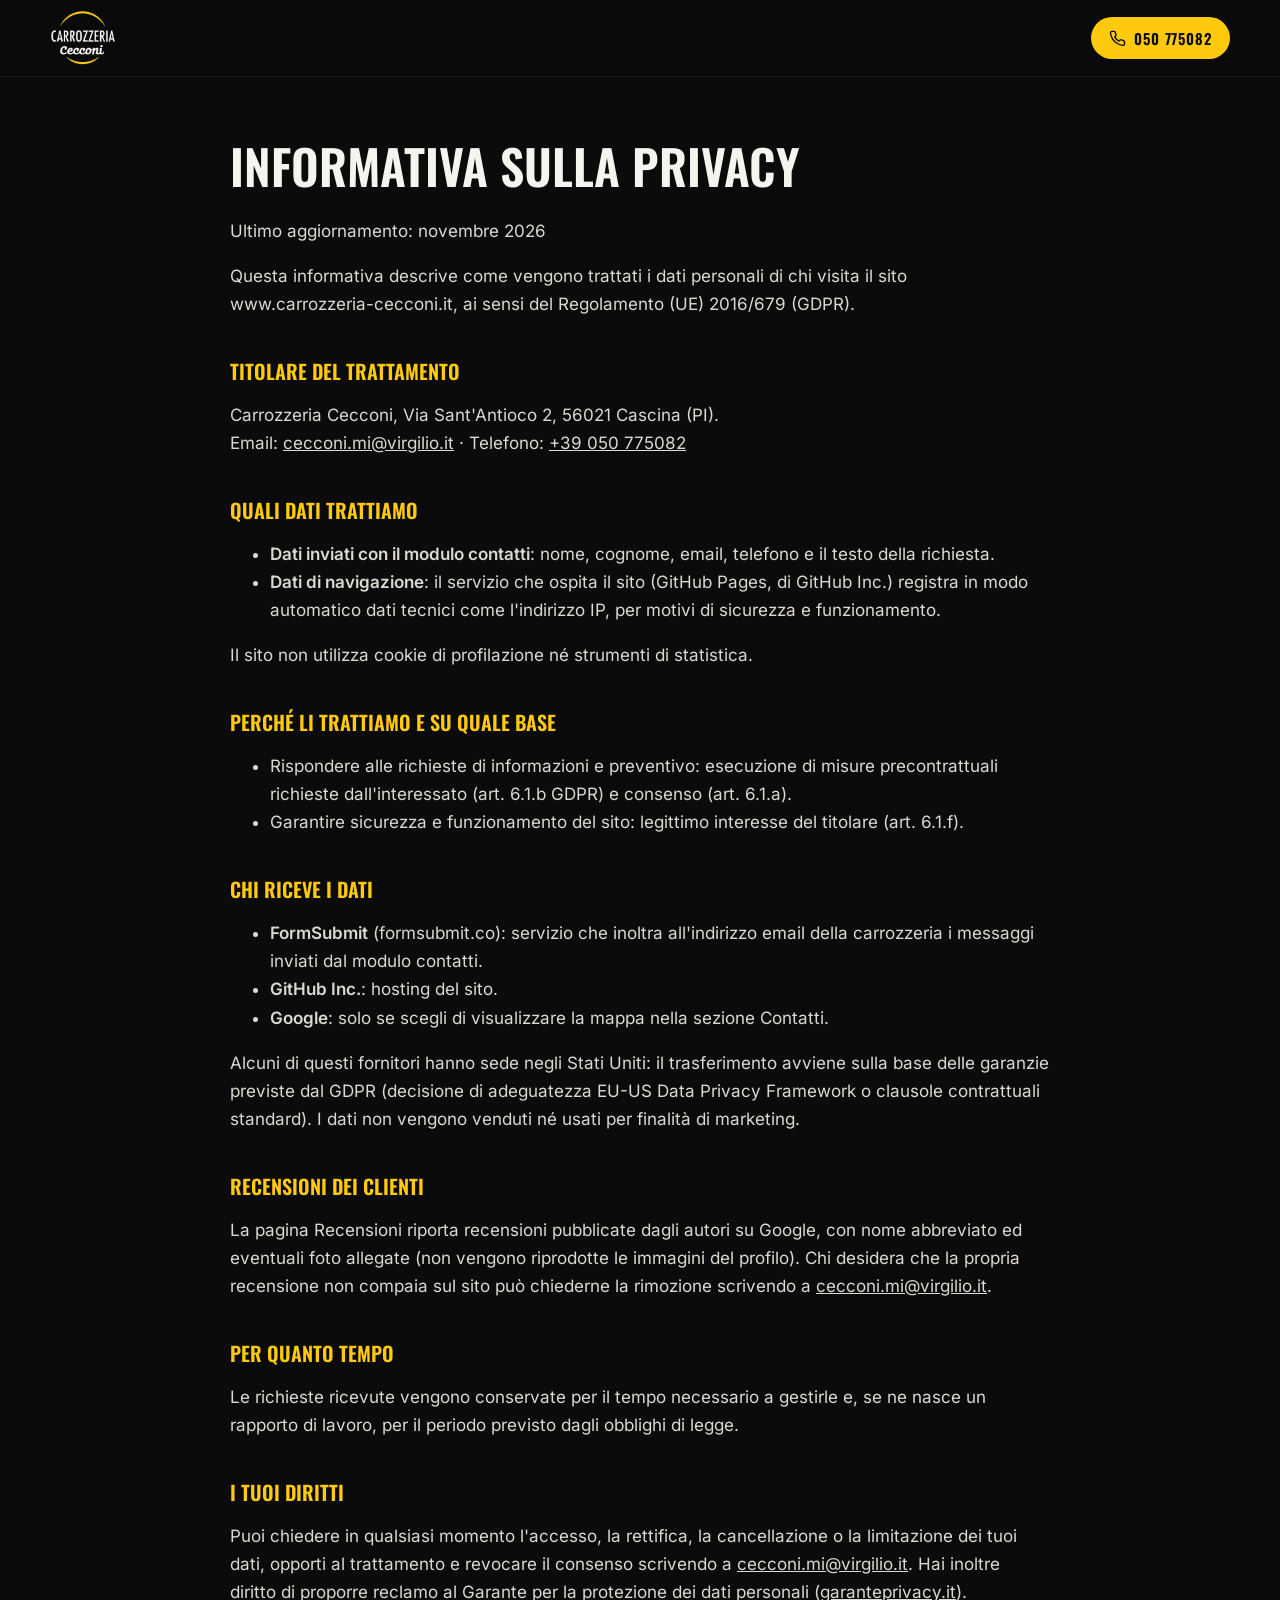
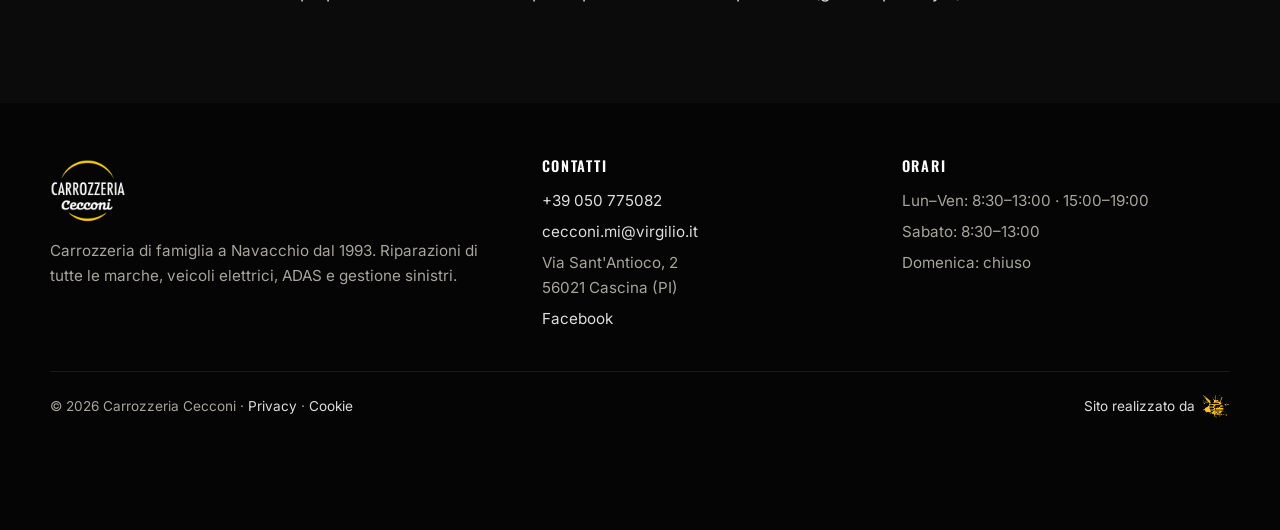
<file: site/privacy.html>
<!doctype html>
<html lang="it">
<head>
<meta charset="utf-8">
<meta name="viewport" content="width=device-width, initial-scale=1">
<title>Informativa sulla privacy | Carrozzeria Cecconi</title>
<meta name="description" content="Informativa sul trattamento dei dati personali del sito della Carrozzeria Cecconi.">

<meta name="robots" content="noindex, nofollow"><!--ANTEPRIMA: togliere alla messa online-->
<meta name="theme-color" content="#0b0b0b">
<link rel="icon" href="favicon.svg" type="image/svg+xml">
<link rel="stylesheet" href="assets/style.css">
</head>
<body>
<svg width="0" height="0" style="position:absolute" aria-hidden="true">
  <defs>
    <symbol id="i-tel" viewBox="0 0 24 24"><path fill="none" stroke="currentColor" stroke-width="2" stroke-linecap="round" stroke-linejoin="round" d="M22 16.9v3a2 2 0 0 1-2.2 2 19.8 19.8 0 0 1-8.6-3.1 19.5 19.5 0 0 1-6-6A19.8 19.8 0 0 1 2.1 4.2 2 2 0 0 1 4.1 2h3a2 2 0 0 1 2 1.7c.1.9.4 1.8.7 2.7a2 2 0 0 1-.5 2.1L8 9.8a16 16 0 0 0 6 6l1.3-1.3a2 2 0 0 1 2.1-.4c.9.3 1.8.6 2.7.7a2 2 0 0 1 1.7 2z"/></symbol>
    <symbol id="i-mail" viewBox="0 0 24 24"><g fill="none" stroke="currentColor" stroke-width="2" stroke-linecap="round" stroke-linejoin="round"><rect x="2" y="4" width="20" height="16" rx="2"/><path d="m22 7-10 6L2 7"/></g></symbol>
    <symbol id="i-pin" viewBox="0 0 24 24"><g fill="none" stroke="currentColor" stroke-width="2" stroke-linecap="round" stroke-linejoin="round"><path d="M20 10c0 6-8 12-8 12S4 16 4 10a8 8 0 0 1 16 0z"/><circle cx="12" cy="10" r="3"/></g></symbol>
    <symbol id="i-preventivo" viewBox="0 0 24 24"><g fill="none" stroke="currentColor" stroke-width="2" stroke-linecap="round" stroke-linejoin="round"><path d="M14 2H6a2 2 0 0 0-2 2v16a2 2 0 0 0 2 2h12a2 2 0 0 0 2-2V8z"/><path d="M14 2v6h6M9 13h6M9 17h4"/></g></symbol>
    <symbol id="i-fb" viewBox="0 0 24 24"><path fill="currentColor" d="M24 12a12 12 0 1 0-13.9 11.9v-8.4H7.1V12h3V9.4c0-3 1.8-4.7 4.5-4.7 1.3 0 2.7.2 2.7.2v3h-1.5c-1.5 0-2 .9-2 1.9V12h3.4l-.5 3.5h-2.9v8.4A12 12 0 0 0 24 12z"/></symbol>
    <symbol id="i-auto" viewBox="0 0 24 24"><g fill="currentColor"><path d="M19 14h-3v2h3zm3 7H3V11l8-8h10a1 1 0 0 1 1 1zM11.83 5l-6 6H20V5z"/></g></symbol>
    <symbol id="i-soccorso" viewBox="0 0 16.933 16.933"><g fill="currentColor"><path d="M1.53 282.644a.32.32 0 0 0-.27.143.32.32 0 0 0 .089.448l1.937 1.291a.323.323 0 0 0 .357-.536L1.71 282.7a.3.3 0 0 0-.18-.056m13.876 0a.3.3 0 0 0-.18.055l-1.935 1.291a.323.323 0 0 0 .357.536l1.937-1.291a.323.323 0 0 0-.179-.59m-9.118.646a1.56 1.56 0 0 0-1.532 1.267l-1.614 5.866c-.119.625.332 1.2.95 1.257H2.659c-.356 0-.645.49-.645 1.097v.549c0 .606.289 1.097.645 1.097h11.295c.356 0 .645-.491.645-1.097v-.55c0-.605-.289-1.096-.645-1.096H12.52a1.064 1.064 0 0 0 .95-1.257l-1.372-5.866a1.56 1.56 0 0 0-1.533-1.267zm.848.967a.323.323 0 1 1 0 .646 1.23 1.23 0 0 0-1.223 1.03l-1.022 3.725a.323.323 0 0 1-.398.223.323.323 0 0 1-.226-.395l1.024-3.724-.004.027a1.89 1.89 0 0 1 1.849-1.532m1.169 0h1.291a.323.323 0 1 1 0 .646H8.305a.323.323 0 0 1 0-.646m-6.842 1.291a.323.323 0 0 0 0 .645h1.68a.323.323 0 0 0 0-.645zm12.328 0a.323.323 0 0 0 0 .645h1.68a.323.323 0 0 0 0-.645zm-5.486.323c.357 0 .646.29.646.646v5.163H7.66v-5.163c0-.357.289-.646.645-.646m-5.5 1.29-.017.002a.3.3 0 0 0-.129.043l-1.527.881a.323.323 0 0 0-.119.44c.09.154.287.207.44.117l1.528-.88a.323.323 0 0 0-.175-.603zm11.32.002a.321.321 0 0 0-.172.6l1.527.881c.154.09.35.037.44-.116a.323.323 0 0 0-.119-.44l-1.526-.882a.3.3 0 0 0-.15-.043" transform="translate(0 -280.067)"/></g></symbol>
    <symbol id="i-elettrico" viewBox="0 0 24 24"><g fill="currentColor"><path d="m5 13 1.5-4.5h11L19 13m-1.5 5a1.5 1.5 0 0 1-1.5-1.5 1.5 1.5 0 0 1 1.5-1.5 1.5 1.5 0 0 1 1.5 1.5 1.5 1.5 0 0 1-1.5 1.5m-11 0A1.5 1.5 0 0 1 5 16.5 1.5 1.5 0 0 1 6.5 15 1.5 1.5 0 0 1 8 16.5 1.5 1.5 0 0 1 6.5 18M18.92 8c-.21-.6-.78-1-1.42-1h-11c-.64 0-1.21.4-1.42 1L3 14v8a1 1 0 0 0 1 1h1a1 1 0 0 0 1-1v-1h12v1a1 1 0 0 0 1 1h1a1 1 0 0 0 1-1v-8M11 6V4H7l6-3v2h4z"/></g></symbol>
    <symbol id="i-clima" viewBox="0 0 24 24"><g fill="currentColor"><path d="M5.13 10.71h3.74L6.22 8.06c-1.01 0-1.83-.82-1.83-1.84a1.83 1.83 0 0 1 1.83-1.83c1.02 0 1.84.82 1.84 1.83l2.65 2.65V5.13a1.84 1.84 0 0 1 0-2.59 1.81 1.81 0 0 1 2.58 0c.71.71.71 1.87 0 2.59v3.74l2.66-2.65a1.83 1.83 0 0 1 3.66 0c0 1.02-.82 1.84-1.83 1.84l-2.65 2.65h3.74a1.84 1.84 0 0 1 2.59 0c.72.71.72 1.87 0 2.58-.71.71-1.87.71-2.59 0h-3.74l2.65 2.66c1.01 0 1.83.81 1.83 1.83a1.83 1.83 0 0 1-1.83 1.83c-1.02 0-1.83-.82-1.83-1.83l-2.66-2.65v3.74c.71.72.71 1.88 0 2.59-.71.72-1.87.72-2.58 0a1.84 1.84 0 0 1 0-2.59v-3.74l-2.65 2.65c0 1.01-.82 1.83-1.84 1.83a1.83 1.83 0 0 1 0-3.66l2.65-2.66H5.13c-.72.71-1.88.71-2.59 0a1.81 1.81 0 0 1 0-2.58 1.84 1.84 0 0 1 2.59 0"/></g></symbol>
    <symbol id="i-chiave" viewBox="0 0 561 561"><g fill="currentColor"><path d="M178.5 395.25c0 21.125-17.125 38.25-38.25 38.25S102 416.375 102 395.25 119.125 357 140.25 357s38.25 17.125 38.25 38.25"/> <path d="M459 395.25c0 21.125-17.125 38.25-38.25 38.25s-38.25-17.125-38.25-38.25S399.625 357 420.75 357 459 374.125 459 395.25"/> <path d="M456.45 178.5c-5.101-15.3-20.4-25.5-35.7-25.5H127.5v-51L51 178.5l51 51 25.5 25.5v-51h298.35L459 306H51v229.5c0 15.3 10.2 25.5 25.5 25.5H102c15.3 0 25.5-10.2 25.5-25.5V510h306v25.5c0 15.3 10.2 25.5 25.5 25.5h25.5c15.3 0 25.5-10.2 25.5-25.5v-204zm-316.2 255c-20.4 0-38.25-17.85-38.25-38.25S119.85 357 140.25 357s38.25 17.85 38.25 38.25-17.85 38.25-38.25 38.25m280.5 0c-20.4 0-38.25-17.85-38.25-38.25S400.35 357 420.75 357 459 374.85 459 395.25s-17.85 38.25-38.25 38.25M382.5 0v51h-204v51h204v51L459 76.5z"/></g></symbol>
    <symbol id="i-sinistri" viewBox="0 0 593.237 593.237"><g fill="currentColor"><path d="M402.411 283.512c-1.081-.917-1.953-1.731-2.89-2.567-6.142-7.005 4.916-7.664 4.916-7.664h13.656l120.833.027h4.598s10.53.445 4.062 7.283c-.364.3-.709.604-1.091.949-.608.577-1.317 1.172-2.145 1.844-.427.364-.908.754-1.362 1.113a67 67 0 0 0-2.018 1.622c-14.628 11.553-39.214 26.658-67.244 26.131-31.082 1.073-57.377-16.844-71.315-28.738m-9.295-27.435c-11.766 0-9.631-8.041-7.723-12.17l1.227-2.344c0-.027.055-.113.055-.113l81.228-154.688c.1-.168 5.633-10.662 11.239.027l81.001 154.215c1.681 3.321 6.814 15.101-5.216 15.101l-161.783-.027zm-187.35-14.097.009.027 1.258 2.403c1.954 4.016 4.884 11.693-1.258 11.693l-174.299-.027c-5.779 0-4.634-5.306-2.79-9.576l2.762-5.247.027-.027L114.57 83.005s4.243-6.56 7.682 0h.009zm-13.175 41.451c-15.469 11.053-42.767 27.33-70.875 28.411-.55.063-1.063.2-1.59.255-.086-.027-.114-.082-.164-.154-1.236.1-2.435.281-3.662.281-.636 0-1.231-.137-1.872-.137-29.075-.309-56.188-18.589-70.279-29.951h.009s-11.221-8.873 0-8.873h14.306l123.037.027h10.849c-.009.01 11.121 2.745.241 10.141m398.426-35.953-.246-.554.146-.114-1.845-3.516-98.436-187.401c-2.672-4.893-12.03-19.258-30.029-19.258h-329.71c-20.066 0-30.115 19.771-30.337 20.234L3.899 240.922s-.027.082-.045.082l-.682 1.313c-1.617 3.207-5.22 11.916-1.645 20.516 24.559 39.86 68.344 66.627 118.598 66.627 49.141 0 91.995-25.659 116.84-64.024 3.798-8.736-1.49-19.648-1.49-19.648L144.018 71.625l-.895-1.694c-1.227-2.826-2.326-8.232 7.482-8.232h119.906c3.407.114 12.893 1.794 12.893 17.667v412.572c-.227 4.099-1.772 12.366-10.276 17.618l-60.03 37.115s-15.741 9.932 0 9.932H383.44c11.603 0 0-8.06 0-8.06l-61.839-37.852c-.019 0-.019-.027-.055-.027-10.158-6.224-12.057-14.065-12.339-18.026V77.599c0-14.347 10.285-15.828 13.901-15.909h117.235c3.08.054 12.438 1.072 6.533 12.338l-91.804 174.763s-2.854 6.896.363 14.433c24.595 39.632 68.198 66.236 118.298 66.236 50.19 0 93.967-26.649 118.517-66.432 2.446-6.419-.316-13.538-1.233-15.55"/></g></symbol>
    <symbol id="i-adas" viewBox="0 0 24 24"><g fill="currentColor"><path d="M10 .2C9 .2 8.2 1 8.2 2S9 3.8 10 3.8 11.8 3 11.8 2 11 .2 10 .2m5.67.8A7.33 7.33 0 0 0 23 8.33V7a6 6 0 0 1-6-6zm2.66 0c0 2.58 2.09 4.67 4.67 4.67V4.33c-1.84 0-3.33-1.49-3.33-3.33zM21 1a2 2 0 0 0 2 2V1zM7.92 4.03c-.17 0-.34.03-.5.08L2 5.8V11h1.8V7.33l2.11-.66L2 22h1.8l2.87-8.11L9 17v5h1.8v-6.41l-2.49-4.54.73-2.87L10.12 10H15V8.2h-3.62l-2-3.33c-.3-.5-.84-.84-1.46-.84"/></g></symbol>
    <symbol id="i-gratis" viewBox="0 0 48 48"><g fill="none" stroke="currentColor" stroke-width="2.6" stroke-linecap="round" stroke-linejoin="round"><path d="M30 4H12a3 3 0 0 0-3 3v34a3 3 0 0 0 3 3h24a3 3 0 0 0 3-3V13z"/><path d="M30 4v9h9M16 22h16M16 29h10"/><path d="m27 36 3 3 6-6"/></g></symbol>
    <symbol id="i-cristalli" viewBox="0 0 24 24"><g fill="currentColor"><path d="m22.63 15.5-2.42-9.65a1 1 0 0 0-1.07-.75c-1.34.14-5 .4-7.14.4s-5.8-.26-7.14-.4a1 1 0 0 0-1.07.75L1.37 15.5a1.5 1.5 0 0 0 1.18 1.86A61.5 61.5 0 0 0 12 18a61.5 61.5 0 0 0 9.45-.64 1.5 1.5 0 0 0 1.18-1.86M12 16a63 63 0 0 1-8.56-.5L5.5 7.18c1.5.14 4.66.32 6.5.32s5-.18 6.5-.32l2.06 8.32A63 63 0 0 1 12 16"/></g></symbol>
    <symbol id="i-fari" viewBox="0 0 24 24"><g fill="currentColor"><path d="M13 4.8c-4 0-4 14.4 0 14.4s9-2.7 9-7.2-5-7.2-9-7.2m.1 12.4C12.7 16.8 12 15 12 12s.7-4.8 1.1-5.2C16 6.9 20 8.7 20 12s-4.1 5.1-6.9 5.2M8 10.5c0 .5-.1 1-.1 1.5v.6L2.4 14l-.5-1.9zM2 7l7.4-1.9c-.2.3-.4.7-.5 1.2-.1.3-.2.7-.3 1.1L2.5 8.9zm6.2 8.5c.1.7.3 1.4.5 1.9L2.4 19l-.5-1.9z"/></g></symbol>
    <symbol id="i-famiglia" viewBox="0 0 48 48"><g fill="none" stroke="currentColor" stroke-width="2.6" stroke-linecap="round" stroke-linejoin="round"><circle cx="16" cy="13" r="5"/><circle cx="33" cy="15" r="4"/><path d="M6 38v-6a8 8 0 0 1 8-8h4a8 8 0 0 1 8 8v6M28 38v-5a6 6 0 0 1 6-6 6 6 0 0 1 6 6v5"/></g></symbol>
  </defs>
</svg>
<header class="header fisso pieno" id="header">
  <div class="wrap">
    <a class="logo" href="./" aria-label="Carrozzeria Cecconi, torna alla home"><img src="img/logo.webp" width="400" height="339" alt="Carrozzeria Cecconi"></a>
    <div class="header-cta"><a class="btn btn-giallo" href="tel:+39050775082" style="display:inline-flex"><svg><use href="#i-tel"/></svg>050 775082</a></div>
  </div>
</header>
<main class="pagina" id="contenuto"><div class="wrap">

<h1>Informativa sulla privacy</h1>
<p>Ultimo aggiornamento: novembre 2026</p>
<p>Questa informativa descrive come vengono trattati i dati personali di chi visita il sito www.carrozzeria-cecconi.it, ai sensi del Regolamento (UE) 2016/679 (GDPR).</p>

<h2>Titolare del trattamento</h2>
<p>Carrozzeria Cecconi, Via Sant'Antioco 2, 56021 Cascina (PI).<br>
Email: <a href="mailto:cecconi.mi@virgilio.it">cecconi.mi@virgilio.it</a> · Telefono: <a href="tel:+39050775082">+39 050 775082</a></p>

<h2>Quali dati trattiamo</h2>
<ul>
<li><strong>Dati inviati con il modulo contatti</strong>: nome, cognome, email, telefono e il testo della richiesta.</li>
<li><strong>Dati di navigazione</strong>: il servizio che ospita il sito (GitHub Pages, di GitHub Inc.) registra in modo automatico dati tecnici come l'indirizzo IP, per motivi di sicurezza e funzionamento.</li>
</ul>
<p>Il sito non utilizza cookie di profilazione né strumenti di statistica.</p>

<h2>Perché li trattiamo e su quale base</h2>
<ul>
<li>Rispondere alle richieste di informazioni e preventivo: esecuzione di misure precontrattuali richieste dall'interessato (art. 6.1.b GDPR) e consenso (art. 6.1.a).</li>
<li>Garantire sicurezza e funzionamento del sito: legittimo interesse del titolare (art. 6.1.f).</li>
</ul>

<h2>Chi riceve i dati</h2>
<ul>
<li><strong>FormSubmit</strong> (formsubmit.co): servizio che inoltra all'indirizzo email della carrozzeria i messaggi inviati dal modulo contatti.</li>
<li><strong>GitHub Inc.</strong>: hosting del sito.</li>
<li><strong>Google</strong>: solo se scegli di visualizzare la mappa nella sezione Contatti.</li>
</ul>
<p>Alcuni di questi fornitori hanno sede negli Stati Uniti: il trasferimento avviene sulla base delle garanzie previste dal GDPR (decisione di adeguatezza EU-US Data Privacy Framework o clausole contrattuali standard). I dati non vengono venduti né usati per finalità di marketing.</p>

<h2>Recensioni dei clienti</h2>
<p>La pagina Recensioni riporta recensioni pubblicate dagli autori su Google, con nome abbreviato ed eventuali foto allegate (non vengono riprodotte le immagini del profilo). Chi desidera che la propria recensione non compaia sul sito può chiederne la rimozione scrivendo a <a href="mailto:cecconi.mi@virgilio.it">cecconi.mi@virgilio.it</a>.</p>

<h2>Per quanto tempo</h2>
<p>Le richieste ricevute vengono conservate per il tempo necessario a gestirle e, se ne nasce un rapporto di lavoro, per il periodo previsto dagli obblighi di legge.</p>

<h2>I tuoi diritti</h2>
<p>Puoi chiedere in qualsiasi momento l'accesso, la rettifica, la cancellazione o la limitazione dei tuoi dati, opporti al trattamento e revocare il consenso scrivendo a <a href="mailto:cecconi.mi@virgilio.it">cecconi.mi@virgilio.it</a>. Hai inoltre diritto di proporre reclamo al Garante per la protezione dei dati personali (<a href="https://www.garanteprivacy.it" target="_blank" rel="noopener">garanteprivacy.it</a>).</p>

</div></main>
<footer class="footer">
  <div class="wrap">
    <div class="footer-griglia">
      <div>
        <img src="img/logo.webp" width="400" height="339" alt="Carrozzeria Cecconi" loading="lazy">
        <p>Carrozzeria di famiglia a Navacchio dal 1993. Riparazioni di tutte le marche, veicoli elettrici, ADAS e gestione sinistri.</p>
      </div>
      <div>
        <h4>Contatti</h4>
        <ul>
          <li><a href="tel:+39050775082">+39 050 775082</a></li>
          <li><a href="mailto:cecconi.mi@virgilio.it">cecconi.mi@virgilio.it</a></li>
          <li>Via Sant'Antioco, 2<br>56021 Cascina (PI)</li>
          <li><a href="https://www.facebook.com/CarrozzeriaCecconiNavacchio" target="_blank" rel="noopener">Facebook</a></li>
        </ul>
      </div>
      <div>
        <h4>Orari</h4>
        <ul>
          <li>Lun–Ven: 8:30–13:00 · 15:00–19:00</li>
          <li>Sabato: 8:30–13:00</li>
          <li>Domenica: chiuso</li>
        </ul>
      </div>
    </div>
    <div class="footer-fondo">
      <span>© <span id="anno">2026</span> Carrozzeria Cecconi · <a href="privacy.html">Privacy</a> · <a href="cookie.html">Cookie</a></span>
      <a class="credit" href="https://www.instagram.com/beestudio_web/" target="_blank" rel="noopener">Sito realizzato da <img src="img/beestudio.webp" width="400" height="400" alt="BeeStudio" loading="lazy"></a>
    </div>
  </div>
</footer>
<script>document.getElementById('anno').textContent=new Date().getFullYear()</script>
</body>
</html>
</file>
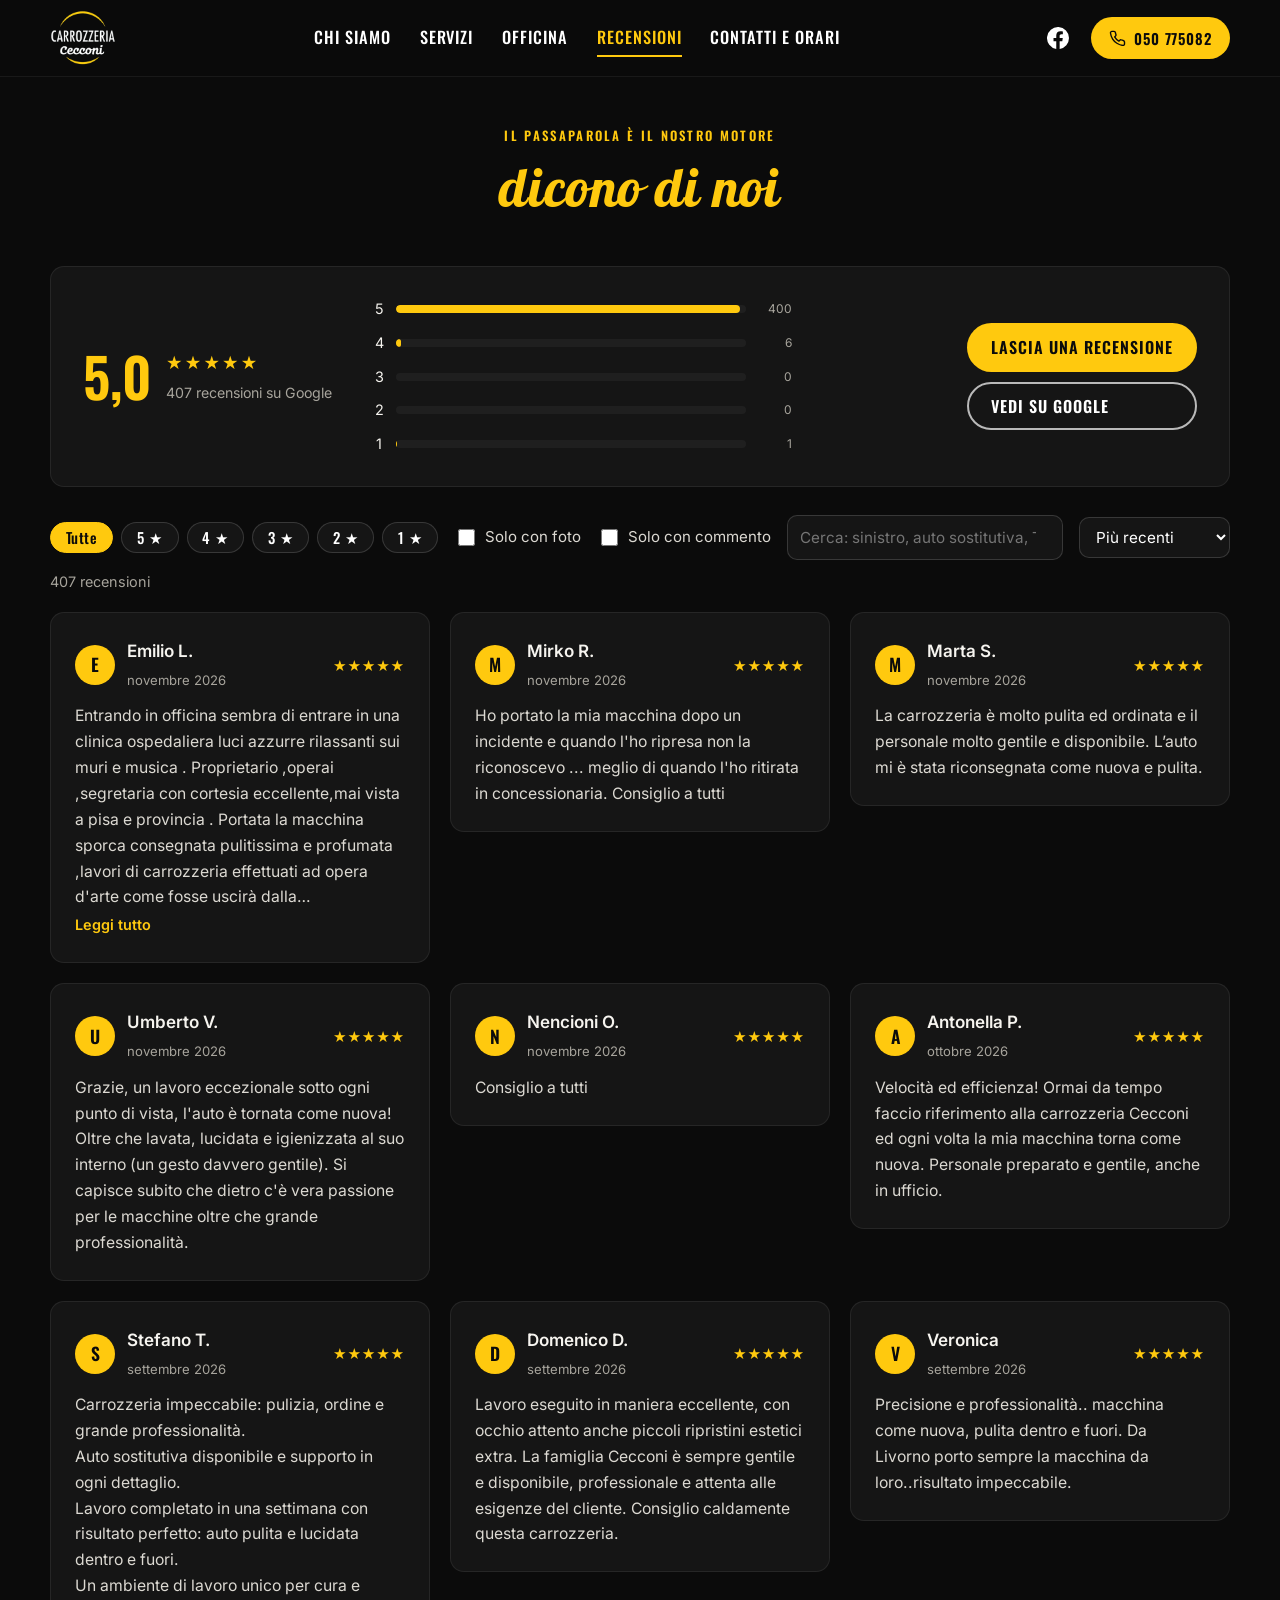
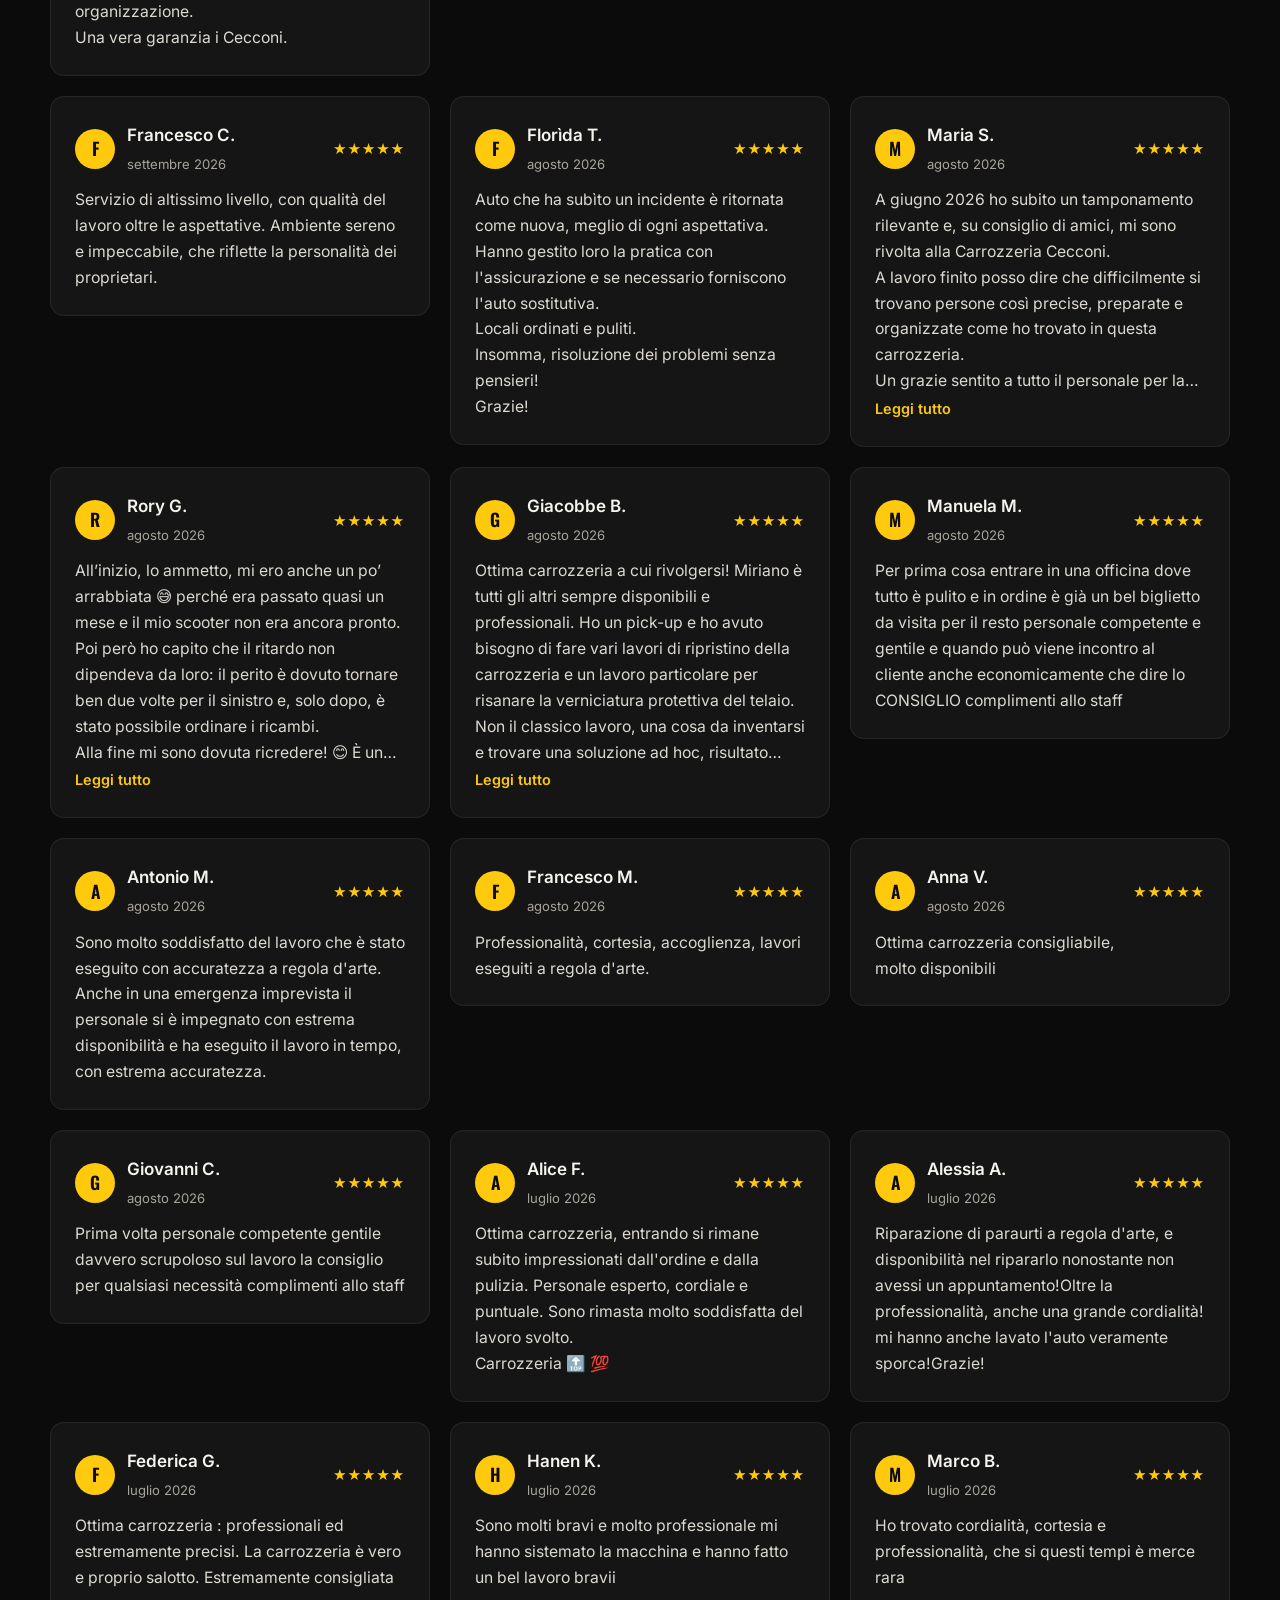
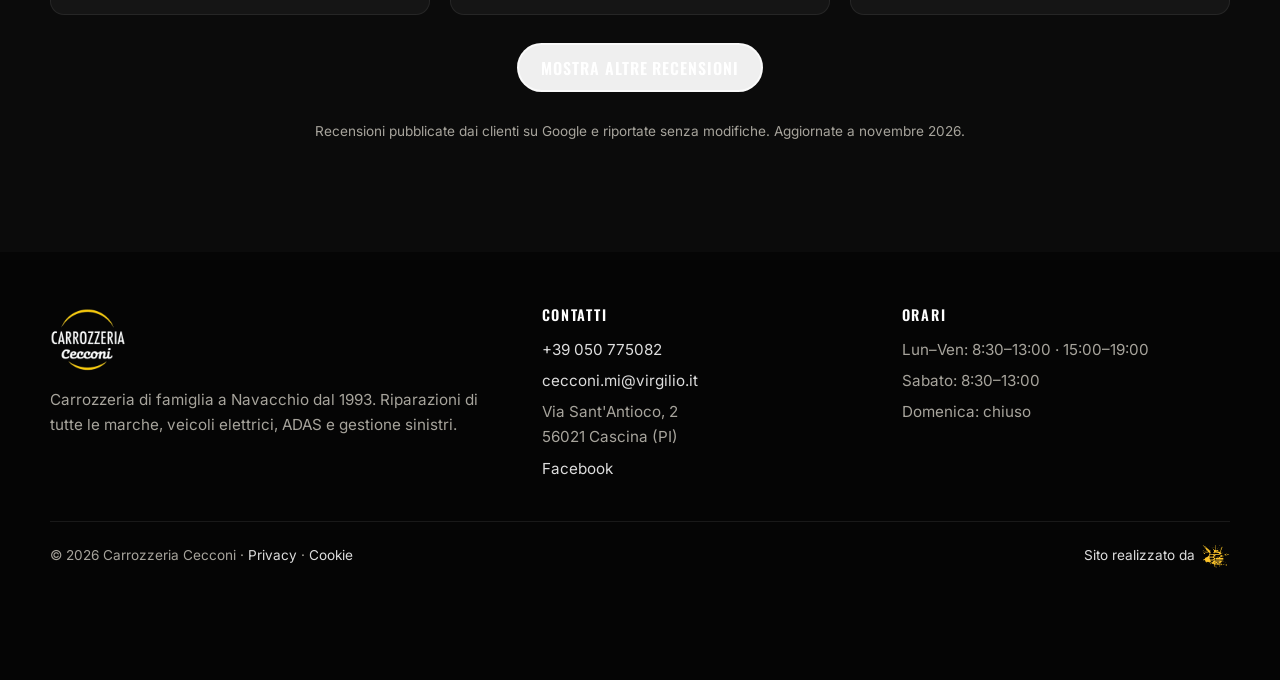
<file: site/recensioni.html>
<!doctype html>
<html lang="it">
<head>
<meta charset="utf-8">
<meta name="viewport" content="width=device-width, initial-scale=1">
<title>Recensioni dei clienti | Carrozzeria Cecconi Navacchio</title>
<meta name="description" content="Tutte le recensioni Google dei clienti della Carrozzeria Cecconi di Navacchio (Cascina, PI): filtra per voto, cerca e ordina.">
<link rel="canonical" href="https://www.carrozzeria-cecconi.it/recensioni.html">
<meta name="robots" content="noindex, nofollow"><!--ANTEPRIMA: togliere alla messa online-->
<meta name="theme-color" content="#0b0b0b">
<link rel="icon" href="favicon.svg" type="image/svg+xml">
<link rel="preload" href="assets/recensioni.json" as="fetch" crossorigin>
<link rel="stylesheet" href="assets/style.css">
</head>
<body>
<a class="skip" href="#contenuto">Vai al contenuto</a>
<svg width="0" height="0" style="position:absolute" aria-hidden="true">
  <defs>
    <symbol id="i-tel" viewBox="0 0 24 24"><path fill="none" stroke="currentColor" stroke-width="2" stroke-linecap="round" stroke-linejoin="round" d="M22 16.9v3a2 2 0 0 1-2.2 2 19.8 19.8 0 0 1-8.6-3.1 19.5 19.5 0 0 1-6-6A19.8 19.8 0 0 1 2.1 4.2 2 2 0 0 1 4.1 2h3a2 2 0 0 1 2 1.7c.1.9.4 1.8.7 2.7a2 2 0 0 1-.5 2.1L8 9.8a16 16 0 0 0 6 6l1.3-1.3a2 2 0 0 1 2.1-.4c.9.3 1.8.6 2.7.7a2 2 0 0 1 1.7 2z"/></symbol>
    <symbol id="i-mail" viewBox="0 0 24 24"><g fill="none" stroke="currentColor" stroke-width="2" stroke-linecap="round" stroke-linejoin="round"><rect x="2" y="4" width="20" height="16" rx="2"/><path d="m22 7-10 6L2 7"/></g></symbol>
    <symbol id="i-pin" viewBox="0 0 24 24"><g fill="none" stroke="currentColor" stroke-width="2" stroke-linecap="round" stroke-linejoin="round"><path d="M20 10c0 6-8 12-8 12S4 16 4 10a8 8 0 0 1 16 0z"/><circle cx="12" cy="10" r="3"/></g></symbol>
    <symbol id="i-preventivo" viewBox="0 0 24 24"><g fill="none" stroke="currentColor" stroke-width="2" stroke-linecap="round" stroke-linejoin="round"><path d="M14 2H6a2 2 0 0 0-2 2v16a2 2 0 0 0 2 2h12a2 2 0 0 0 2-2V8z"/><path d="M14 2v6h6M9 13h6M9 17h4"/></g></symbol>
    <symbol id="i-fb" viewBox="0 0 24 24"><path fill="currentColor" d="M24 12a12 12 0 1 0-13.9 11.9v-8.4H7.1V12h3V9.4c0-3 1.8-4.7 4.5-4.7 1.3 0 2.7.2 2.7.2v3h-1.5c-1.5 0-2 .9-2 1.9V12h3.4l-.5 3.5h-2.9v8.4A12 12 0 0 0 24 12z"/></symbol>
    <symbol id="i-auto" viewBox="0 0 24 24"><g fill="currentColor"><path d="M19 14h-3v2h3zm3 7H3V11l8-8h10a1 1 0 0 1 1 1zM11.83 5l-6 6H20V5z"/></g></symbol>
    <symbol id="i-soccorso" viewBox="0 0 16.933 16.933"><g fill="currentColor"><path d="M1.53 282.644a.32.32 0 0 0-.27.143.32.32 0 0 0 .089.448l1.937 1.291a.323.323 0 0 0 .357-.536L1.71 282.7a.3.3 0 0 0-.18-.056m13.876 0a.3.3 0 0 0-.18.055l-1.935 1.291a.323.323 0 0 0 .357.536l1.937-1.291a.323.323 0 0 0-.179-.59m-9.118.646a1.56 1.56 0 0 0-1.532 1.267l-1.614 5.866c-.119.625.332 1.2.95 1.257H2.659c-.356 0-.645.49-.645 1.097v.549c0 .606.289 1.097.645 1.097h11.295c.356 0 .645-.491.645-1.097v-.55c0-.605-.289-1.096-.645-1.096H12.52a1.064 1.064 0 0 0 .95-1.257l-1.372-5.866a1.56 1.56 0 0 0-1.533-1.267zm.848.967a.323.323 0 1 1 0 .646 1.23 1.23 0 0 0-1.223 1.03l-1.022 3.725a.323.323 0 0 1-.398.223.323.323 0 0 1-.226-.395l1.024-3.724-.004.027a1.89 1.89 0 0 1 1.849-1.532m1.169 0h1.291a.323.323 0 1 1 0 .646H8.305a.323.323 0 0 1 0-.646m-6.842 1.291a.323.323 0 0 0 0 .645h1.68a.323.323 0 0 0 0-.645zm12.328 0a.323.323 0 0 0 0 .645h1.68a.323.323 0 0 0 0-.645zm-5.486.323c.357 0 .646.29.646.646v5.163H7.66v-5.163c0-.357.289-.646.645-.646m-5.5 1.29-.017.002a.3.3 0 0 0-.129.043l-1.527.881a.323.323 0 0 0-.119.44c.09.154.287.207.44.117l1.528-.88a.323.323 0 0 0-.175-.603zm11.32.002a.321.321 0 0 0-.172.6l1.527.881c.154.09.35.037.44-.116a.323.323 0 0 0-.119-.44l-1.526-.882a.3.3 0 0 0-.15-.043" transform="translate(0 -280.067)"/></g></symbol>
    <symbol id="i-elettrico" viewBox="0 0 24 24"><g fill="currentColor"><path d="m5 13 1.5-4.5h11L19 13m-1.5 5a1.5 1.5 0 0 1-1.5-1.5 1.5 1.5 0 0 1 1.5-1.5 1.5 1.5 0 0 1 1.5 1.5 1.5 1.5 0 0 1-1.5 1.5m-11 0A1.5 1.5 0 0 1 5 16.5 1.5 1.5 0 0 1 6.5 15 1.5 1.5 0 0 1 8 16.5 1.5 1.5 0 0 1 6.5 18M18.92 8c-.21-.6-.78-1-1.42-1h-11c-.64 0-1.21.4-1.42 1L3 14v8a1 1 0 0 0 1 1h1a1 1 0 0 0 1-1v-1h12v1a1 1 0 0 0 1 1h1a1 1 0 0 0 1-1v-8M11 6V4H7l6-3v2h4z"/></g></symbol>
    <symbol id="i-clima" viewBox="0 0 24 24"><g fill="currentColor"><path d="M5.13 10.71h3.74L6.22 8.06c-1.01 0-1.83-.82-1.83-1.84a1.83 1.83 0 0 1 1.83-1.83c1.02 0 1.84.82 1.84 1.83l2.65 2.65V5.13a1.84 1.84 0 0 1 0-2.59 1.81 1.81 0 0 1 2.58 0c.71.71.71 1.87 0 2.59v3.74l2.66-2.65a1.83 1.83 0 0 1 3.66 0c0 1.02-.82 1.84-1.83 1.84l-2.65 2.65h3.74a1.84 1.84 0 0 1 2.59 0c.72.71.72 1.87 0 2.58-.71.71-1.87.71-2.59 0h-3.74l2.65 2.66c1.01 0 1.83.81 1.83 1.83a1.83 1.83 0 0 1-1.83 1.83c-1.02 0-1.83-.82-1.83-1.83l-2.66-2.65v3.74c.71.72.71 1.88 0 2.59-.71.72-1.87.72-2.58 0a1.84 1.84 0 0 1 0-2.59v-3.74l-2.65 2.65c0 1.01-.82 1.83-1.84 1.83a1.83 1.83 0 0 1 0-3.66l2.65-2.66H5.13c-.72.71-1.88.71-2.59 0a1.81 1.81 0 0 1 0-2.58 1.84 1.84 0 0 1 2.59 0"/></g></symbol>
    <symbol id="i-chiave" viewBox="0 0 561 561"><g fill="currentColor"><path d="M178.5 395.25c0 21.125-17.125 38.25-38.25 38.25S102 416.375 102 395.25 119.125 357 140.25 357s38.25 17.125 38.25 38.25"/> <path d="M459 395.25c0 21.125-17.125 38.25-38.25 38.25s-38.25-17.125-38.25-38.25S399.625 357 420.75 357 459 374.125 459 395.25"/> <path d="M456.45 178.5c-5.101-15.3-20.4-25.5-35.7-25.5H127.5v-51L51 178.5l51 51 25.5 25.5v-51h298.35L459 306H51v229.5c0 15.3 10.2 25.5 25.5 25.5H102c15.3 0 25.5-10.2 25.5-25.5V510h306v25.5c0 15.3 10.2 25.5 25.5 25.5h25.5c15.3 0 25.5-10.2 25.5-25.5v-204zm-316.2 255c-20.4 0-38.25-17.85-38.25-38.25S119.85 357 140.25 357s38.25 17.85 38.25 38.25-17.85 38.25-38.25 38.25m280.5 0c-20.4 0-38.25-17.85-38.25-38.25S400.35 357 420.75 357 459 374.85 459 395.25s-17.85 38.25-38.25 38.25M382.5 0v51h-204v51h204v51L459 76.5z"/></g></symbol>
    <symbol id="i-sinistri" viewBox="0 0 593.237 593.237"><g fill="currentColor"><path d="M402.411 283.512c-1.081-.917-1.953-1.731-2.89-2.567-6.142-7.005 4.916-7.664 4.916-7.664h13.656l120.833.027h4.598s10.53.445 4.062 7.283c-.364.3-.709.604-1.091.949-.608.577-1.317 1.172-2.145 1.844-.427.364-.908.754-1.362 1.113a67 67 0 0 0-2.018 1.622c-14.628 11.553-39.214 26.658-67.244 26.131-31.082 1.073-57.377-16.844-71.315-28.738m-9.295-27.435c-11.766 0-9.631-8.041-7.723-12.17l1.227-2.344c0-.027.055-.113.055-.113l81.228-154.688c.1-.168 5.633-10.662 11.239.027l81.001 154.215c1.681 3.321 6.814 15.101-5.216 15.101l-161.783-.027zm-187.35-14.097.009.027 1.258 2.403c1.954 4.016 4.884 11.693-1.258 11.693l-174.299-.027c-5.779 0-4.634-5.306-2.79-9.576l2.762-5.247.027-.027L114.57 83.005s4.243-6.56 7.682 0h.009zm-13.175 41.451c-15.469 11.053-42.767 27.33-70.875 28.411-.55.063-1.063.2-1.59.255-.086-.027-.114-.082-.164-.154-1.236.1-2.435.281-3.662.281-.636 0-1.231-.137-1.872-.137-29.075-.309-56.188-18.589-70.279-29.951h.009s-11.221-8.873 0-8.873h14.306l123.037.027h10.849c-.009.01 11.121 2.745.241 10.141m398.426-35.953-.246-.554.146-.114-1.845-3.516-98.436-187.401c-2.672-4.893-12.03-19.258-30.029-19.258h-329.71c-20.066 0-30.115 19.771-30.337 20.234L3.899 240.922s-.027.082-.045.082l-.682 1.313c-1.617 3.207-5.22 11.916-1.645 20.516 24.559 39.86 68.344 66.627 118.598 66.627 49.141 0 91.995-25.659 116.84-64.024 3.798-8.736-1.49-19.648-1.49-19.648L144.018 71.625l-.895-1.694c-1.227-2.826-2.326-8.232 7.482-8.232h119.906c3.407.114 12.893 1.794 12.893 17.667v412.572c-.227 4.099-1.772 12.366-10.276 17.618l-60.03 37.115s-15.741 9.932 0 9.932H383.44c11.603 0 0-8.06 0-8.06l-61.839-37.852c-.019 0-.019-.027-.055-.027-10.158-6.224-12.057-14.065-12.339-18.026V77.599c0-14.347 10.285-15.828 13.901-15.909h117.235c3.08.054 12.438 1.072 6.533 12.338l-91.804 174.763s-2.854 6.896.363 14.433c24.595 39.632 68.198 66.236 118.298 66.236 50.19 0 93.967-26.649 118.517-66.432 2.446-6.419-.316-13.538-1.233-15.55"/></g></symbol>
    <symbol id="i-adas" viewBox="0 0 24 24"><g fill="currentColor"><path d="M10 .2C9 .2 8.2 1 8.2 2S9 3.8 10 3.8 11.8 3 11.8 2 11 .2 10 .2m5.67.8A7.33 7.33 0 0 0 23 8.33V7a6 6 0 0 1-6-6zm2.66 0c0 2.58 2.09 4.67 4.67 4.67V4.33c-1.84 0-3.33-1.49-3.33-3.33zM21 1a2 2 0 0 0 2 2V1zM7.92 4.03c-.17 0-.34.03-.5.08L2 5.8V11h1.8V7.33l2.11-.66L2 22h1.8l2.87-8.11L9 17v5h1.8v-6.41l-2.49-4.54.73-2.87L10.12 10H15V8.2h-3.62l-2-3.33c-.3-.5-.84-.84-1.46-.84"/></g></symbol>
    <symbol id="i-gratis" viewBox="0 0 48 48"><g fill="none" stroke="currentColor" stroke-width="2.6" stroke-linecap="round" stroke-linejoin="round"><path d="M30 4H12a3 3 0 0 0-3 3v34a3 3 0 0 0 3 3h24a3 3 0 0 0 3-3V13z"/><path d="M30 4v9h9M16 22h16M16 29h10"/><path d="m27 36 3 3 6-6"/></g></symbol>
    <symbol id="i-cristalli" viewBox="0 0 24 24"><g fill="currentColor"><path d="m22.63 15.5-2.42-9.65a1 1 0 0 0-1.07-.75c-1.34.14-5 .4-7.14.4s-5.8-.26-7.14-.4a1 1 0 0 0-1.07.75L1.37 15.5a1.5 1.5 0 0 0 1.18 1.86A61.5 61.5 0 0 0 12 18a61.5 61.5 0 0 0 9.45-.64 1.5 1.5 0 0 0 1.18-1.86M12 16a63 63 0 0 1-8.56-.5L5.5 7.18c1.5.14 4.66.32 6.5.32s5-.18 6.5-.32l2.06 8.32A63 63 0 0 1 12 16"/></g></symbol>
    <symbol id="i-fari" viewBox="0 0 24 24"><g fill="currentColor"><path d="M13 4.8c-4 0-4 14.4 0 14.4s9-2.7 9-7.2-5-7.2-9-7.2m.1 12.4C12.7 16.8 12 15 12 12s.7-4.8 1.1-5.2C16 6.9 20 8.7 20 12s-4.1 5.1-6.9 5.2M8 10.5c0 .5-.1 1-.1 1.5v.6L2.4 14l-.5-1.9zM2 7l7.4-1.9c-.2.3-.4.7-.5 1.2-.1.3-.2.7-.3 1.1L2.5 8.9zm6.2 8.5c.1.7.3 1.4.5 1.9L2.4 19l-.5-1.9z"/></g></symbol>
    <symbol id="i-famiglia" viewBox="0 0 48 48"><g fill="none" stroke="currentColor" stroke-width="2.6" stroke-linecap="round" stroke-linejoin="round"><circle cx="16" cy="13" r="5"/><circle cx="33" cy="15" r="4"/><path d="M6 38v-6a8 8 0 0 1 8-8h4a8 8 0 0 1 8 8v6M28 38v-5a6 6 0 0 1 6-6 6 6 0 0 1 6 6v5"/></g></symbol>
  </defs>
</svg>
<header class="header fisso pieno" id="header">
  <div class="wrap">
    <a class="logo" href="index.html" aria-label="Carrozzeria Cecconi, torna all'inizio"><img src="img/logo.webp" width="400" height="339" alt="Carrozzeria Cecconi"></a>
    <nav class="nav" id="nav" aria-label="Menu principale">
      <ul>
        <li><a href="index.html#storia">Chi siamo</a></li>
        <li><a href="index.html#servizi">Servizi</a></li>
        <li><a href="index.html#officina">Officina</a></li>
        <li><a href="recensioni.html" aria-current="page">Recensioni</a></li>
        <li><a href="index.html#contatti">Contatti e orari</a></li>
      </ul>
    </nav>
    <div class="header-cta">
      <a class="fb" href="https://www.facebook.com/CarrozzeriaCecconiNavacchio" target="_blank" rel="noopener" aria-label="Pagina Facebook"><svg><use href="#i-fb"/></svg></a>
      <a class="btn btn-giallo" href="tel:+39050775082"><svg><use href="#i-tel"/></svg>050 775082</a>
      <button class="menu-btn" id="menu-btn" aria-label="Apri il menu" aria-expanded="false" aria-controls="nav"><svg viewBox="0 0 24 24"><path fill="none" stroke="currentColor" stroke-width="2" stroke-linecap="round" d="M3 6h18M3 12h18M3 18h18"/></svg></button>
    </div>
  </div>
</header>
<main id="contenuto" class="pagina-rec">
  <section class="sezione">
    <div class="wrap">
      <div class="titolo-centro">
        <p class="eyebrow">Il passaparola è il nostro motore</p>
        <h1 class="script">dicono di noi</h1>
      </div>

      <div class="rec-testa">
        <div class="rec-media">
          <span class="rec-voto" id="r-media">5,0</span>
          <span><span class="stelle">★★★★★</span><br><small id="r-totale">recensioni su Google</small></span>
        </div>
        <div class="rec-barre" id="r-barre" aria-label="Distribuzione dei voti"></div>
        <div class="rec-azioni">
          <a class="btn btn-giallo" id="r-scrivi" href="https://search.google.com/local/writereview?placeid=ChIJkbvuK9ON1RIRbkpmpVhqUSI" target="_blank" rel="noopener">Lascia una recensione</a>
          <a class="btn btn-linea" id="r-google" href="https://search.google.com/local/reviews?placeid=ChIJkbvuK9ON1RIRbkpmpVhqUSI" target="_blank" rel="noopener">Vedi su Google</a>
        </div>
      </div>

      <form class="rec-filtri" id="r-filtri" role="search" onsubmit="return false">
        <div class="chips" role="group" aria-label="Filtra per voto">
          <button type="button" class="chip attivo" data-voto="0">Tutte</button>
          <button type="button" class="chip" data-voto="5">5 ★</button>
          <button type="button" class="chip" data-voto="4">4 ★</button>
          <button type="button" class="chip" data-voto="3">3 ★</button>
          <button type="button" class="chip" data-voto="2">2 ★</button>
          <button type="button" class="chip" data-voto="1">1 ★</button>
        </div>
        <label class="check"><input type="checkbox" id="r-foto"> Solo con foto</label>
        <label class="check"><input type="checkbox" id="r-testo"> Solo con commento</label>
        <input type="search" id="r-cerca" placeholder="Cerca: sinistro, auto sostitutiva, Tesla…" aria-label="Cerca nelle recensioni">
        <select id="r-ordine" aria-label="Ordina">
          <option value="recenti">Più recenti</option>
          <option value="vecchie">Meno recenti</option>
          <option value="lunghe">Più dettagliate</option>
          <option value="foto">Con più foto</option>
          <option value="alto">Voto più alto</option>
          <option value="basso">Voto più basso</option>
        </select>
      </form>
      <p class="rec-conteggio" id="r-conteggio" aria-live="polite"></p>

      <div class="rec-lista" id="r-lista"></div>
      <div class="recensioni-cta"><button class="btn btn-linea" type="button" id="r-altre" hidden>Mostra altre recensioni</button></div>
      <p class="rec-nota">Recensioni pubblicate dai clienti su Google e riportate senza modifiche. Aggiornate a <span id="r-agg"></span>.</p>
    </div>
  </section>
</main>
<footer class="footer">
  <div class="wrap">
    <div class="footer-griglia">
      <div>
        <img src="img/logo.webp" width="400" height="339" alt="Carrozzeria Cecconi" loading="lazy">
        <p>Carrozzeria di famiglia a Navacchio dal 1993. Riparazioni di tutte le marche, veicoli elettrici, ADAS e gestione sinistri.</p>
      </div>
      <div>
        <h4>Contatti</h4>
        <ul>
          <li><a href="tel:+39050775082">+39 050 775082</a></li>
          <li><a href="mailto:cecconi.mi@virgilio.it">cecconi.mi@virgilio.it</a></li>
          <li>Via Sant'Antioco, 2<br>56021 Cascina (PI)</li>
          <li><a href="https://www.facebook.com/CarrozzeriaCecconiNavacchio" target="_blank" rel="noopener">Facebook</a></li>
        </ul>
      </div>
      <div>
        <h4>Orari</h4>
        <ul>
          <li>Lun–Ven: 8:30–13:00 · 15:00–19:00</li>
          <li>Sabato: 8:30–13:00</li>
          <li>Domenica: chiuso</li>
        </ul>
      </div>
    </div>
    <div class="footer-fondo">
      <span>© <span id="anno">2026</span> Carrozzeria Cecconi <!-- · P.IVA da inserire --> · <a href="privacy.html">Privacy</a> · <a href="cookie.html">Cookie</a></span>
      <a class="credit" href="https://www.instagram.com/beestudio_web/" target="_blank" rel="noopener">Sito realizzato da <img src="img/beestudio.webp" width="400" height="400" alt="BeeStudio" loading="lazy"></a>
    </div>
  </div>
</footer>
<nav class="barra-mobile" aria-label="Azioni rapide">
  <a href="tel:+39050775082"><svg><use href="#i-tel"/></svg>Chiama</a>
  <a href="https://www.google.com/maps/dir/?api=1&amp;destination=Carrozzeria%20Cecconi%2C%20Via%20Sant%27Antioco%202%2C%2056021%20Cascina%20PI" target="_blank" rel="noopener"><svg><use href="#i-pin"/></svg>Indicazioni</a>
  <a href="index.html#contatti"><svg><use href="#i-preventivo"/></svg>Preventivo</a>
</nav>
<dialog class="lightbox" id="lightbox" aria-label="Foto ingrandita">
  <figure style="margin:0"><img id="lb-img" alt=""><p id="lb-cap"></p></figure>
  <button class="lb-btn lb-chiudi" id="lb-chiudi" aria-label="Chiudi">×</button>
  <button class="lb-btn lb-prev" id="lb-prev" aria-label="Foto precedente">‹</button>
  <button class="lb-btn lb-next" id="lb-next" aria-label="Foto successiva">›</button>
</dialog>
<script src="assets/main.js" defer></script>
<script src="assets/recensioni.js" defer></script>
</body>
</html>
</file>
<file: site/assets/style.css>
/* Carrozzeria Cecconi — foglio di stile unico */
@font-face{font-family:"Lobster";src:url(fonts/lobster.woff2) format("woff2");font-display:swap}
@font-face{font-family:"Oswald";font-weight:500;src:url(fonts/oswald-500.woff2) format("woff2");font-display:swap}
@font-face{font-family:"Oswald";font-weight:600;src:url(fonts/oswald-600.woff2) format("woff2");font-display:swap}
@font-face{font-family:"Inter";font-weight:400;src:url(fonts/inter-400.woff2) format("woff2");font-display:swap}
@font-face{font-family:"Inter";font-weight:600;src:url(fonts/inter-600.woff2) format("woff2");font-display:swap}

:root{
  --nero:#0b0b0b;--nero-2:#151515;--nero-3:#1f1f1f;
  --giallo:#ffc90e;--giallo-scuro:#e6b000;
  --bianco:#f6f4ef;--grigio:#a7a49c;
  --r:14px;--max:1180px;
  --ombra:0 10px 30px rgba(0,0,0,.35);
}
*,*::before,*::after{box-sizing:border-box}
html{scroll-behavior:smooth;scroll-padding-top:84px}
body{margin:0;background:var(--nero);color:var(--bianco);font:400 17px/1.65 Inter,system-ui,-apple-system,"Segoe UI",sans-serif;-webkit-font-smoothing:antialiased}
img{max-width:100%;height:auto;display:block}
a{color:inherit}
:focus-visible{outline:3px solid var(--giallo);outline-offset:3px;border-radius:4px}
.wrap{width:min(100% - 40px,var(--max));margin-inline:auto}
.sr{position:absolute;width:1px;height:1px;overflow:hidden;clip:rect(0 0 0 0);white-space:nowrap}
.skip{position:absolute;left:-999px;top:8px;background:var(--giallo);color:var(--nero);padding:8px 14px;border-radius:8px;z-index:100;font-weight:600}
.skip:focus{left:8px}

/* Titoli */
h1,h2,h3{line-height:1.15;margin:0 0 .5em}
.script{font-family:Lobster,cursive;font-weight:400;color:var(--giallo);font-size:clamp(2.2rem,5vw,3.4rem);letter-spacing:.01em}
.eyebrow{font:600 .8rem/1 Oswald,sans-serif;letter-spacing:.18em;text-transform:uppercase;color:var(--giallo);margin:0 0 .8rem}
.lead{font-size:1.12rem;color:#dcd9d2;max-width:62ch}

/* Pulsanti */
.btn{display:inline-flex;align-items:center;gap:.55em;padding:.9em 1.4em;border-radius:999px;font:600 1rem/1 Oswald,sans-serif;letter-spacing:.06em;text-transform:uppercase;text-decoration:none;border:2px solid transparent;cursor:pointer;transition:transform .15s,background .15s,color .15s}
.btn svg{width:1.15em;height:1.15em;flex:none}
.btn-giallo{background:var(--giallo);color:var(--nero)}
.btn-giallo:hover{background:#ffd640;transform:translateY(-1px)}
.btn-linea{border-color:rgba(255,255,255,.7);color:#fff}
.btn-linea:hover{background:#fff;color:var(--nero)}

/* Header */
.header{position:fixed;inset:0 0 auto;z-index:50;transition:background .25s,box-shadow .25s}
.header.pieno{background:rgba(11,11,11,.94);backdrop-filter:blur(8px);box-shadow:0 1px 0 rgba(255,255,255,.06)}
.header .wrap{display:flex;align-items:center;justify-content:space-between;height:76px}
.logo img{height:56px;width:auto}
.nav ul{list-style:none;display:flex;gap:1.8rem;margin:0;padding:0}
.nav a{font:500 1.02rem/1 Oswald,sans-serif;letter-spacing:.06em;text-transform:uppercase;text-decoration:none;color:#fff;padding:.4em 0;border-bottom:2px solid transparent}
.nav a:hover,.nav a[aria-current]{border-color:var(--giallo);color:var(--giallo)}
.header-cta{display:flex;align-items:center;gap:.8rem}
.header-cta .btn{padding:.7em 1.1em;font-size:.92rem}
.fb{display:grid;place-items:center;width:40px;height:40px;border-radius:50%;color:#fff}
.fb:hover{color:var(--giallo)}
.fb svg{width:22px;height:22px}
.menu-btn{display:none;background:none;border:0;color:#fff;width:44px;height:44px;cursor:pointer}
.menu-btn svg{width:28px;height:28px}

/* Hero */
.hero{position:relative;min-height:min(100svh,880px);display:grid;align-items:end;padding:140px 0 70px;isolation:isolate}
.hero picture,.hero>img{position:absolute;inset:0;z-index:-2}
.hero picture img{width:100%;height:100%;object-fit:cover}
.hero{align-items:center}
.hero::after{content:"";position:absolute;inset:0;z-index:-1;background:linear-gradient(180deg,rgba(0,0,0,.5) 0%,rgba(0,0,0,0) 22%),linear-gradient(90deg,rgba(0,0,0,.05) 0%,rgba(0,0,0,.3) 35%,rgba(0,0,0,.78) 65%,rgba(0,0,0,.85) 100%)}
.hero-testo{max-width:800px;margin-left:auto;padding-top:12vh}
.hero .eyebrow{text-shadow:0 1px 8px rgba(0,0,0,.7)}
.hero .lead{max-width:600px}
.hero h1{font:600 clamp(1.9rem,2.9vw,2.85rem)/1.05 Oswald,sans-serif;text-transform:uppercase;letter-spacing:.01em;text-shadow:0 2px 18px rgba(0,0,0,.45)}
.hero h1 span{display:block;color:var(--giallo);font-size:1.28em;line-height:1.02;margin-top:.12em}
.hero .lead{color:#eee;font-size:1.08rem;text-shadow:0 1px 10px rgba(0,0,0,.5)}
.hero-azioni{display:flex;flex-wrap:wrap;gap:.8rem;margin:1.6rem 0 1.6rem}
.hero .stato{float:right}
.stato{display:inline-flex;align-items:center;gap:.5em;font-size:.95rem;background:rgba(0,0,0,.55);border:1px solid rgba(255,255,255,.15);padding:.45em .9em;border-radius:999px}
.stato i{width:9px;height:9px;border-radius:50%;background:var(--grigio)}
.stato.aperto i{background:#3ddc84;box-shadow:0 0 0 4px rgba(61,220,132,.2)}
.stato.chiuso i{background:#ff6b5b}

/* Barra punti di forza */
.punti{background:var(--giallo);color:var(--nero)}
.punti ul{list-style:none;margin-block:0;padding:22px 0;display:grid;grid-template-columns:repeat(4,1fr);gap:18px}
.punti li{display:flex;align-items:center;gap:.7em;font:600 1rem/1.2 Oswald,sans-serif;text-transform:uppercase;letter-spacing:.03em}
.punti svg{width:30px;height:30px;flex:none}

/* Onda di separazione (ripresa dal sito originale) */
.onda{display:block;width:100%;height:48px}

/* Sezioni */
.sezione{padding:96px 0}
.sezione-gialla{background:var(--giallo);color:var(--nero)}
.sezione-gialla .script{color:#fff;text-shadow:0 2px 0 rgba(0,0,0,.08)}
.sezione-gialla .eyebrow{color:var(--nero)}
.titolo-centro{text-align:center;margin-bottom:48px}
.titolo-centro .lead{margin-inline:auto}

/* Storia */
.storia{display:grid;grid-template-columns:1fr 1.1fr;gap:64px;align-items:center}
.storia-foto{position:relative}
.storia-foto img{border-radius:var(--r);border:4px solid var(--giallo);box-shadow:var(--ombra)}
.anni{position:absolute;right:-22px;bottom:-26px;background:var(--giallo);color:var(--nero);border-radius:var(--r);padding:16px 20px;text-align:center;box-shadow:var(--ombra)}
.anni b{display:block;font:600 2.6rem/1 Oswald,sans-serif}
.anni span{font:500 .8rem/1.2 Oswald,sans-serif;text-transform:uppercase;letter-spacing:.08em}
.storia-testo p{color:#dcd9d2;margin:0 0 1em}
.storia-testo strong{color:var(--giallo);font-weight:600}
.tappe{display:flex;gap:28px;margin-top:28px;padding-top:24px;border-top:1px solid rgba(255,255,255,.12)}
.tappe div b{display:block;font:600 1.9rem/1 Oswald,sans-serif;color:var(--giallo)}
.tappe div span{font-size:.92rem;color:var(--grigio)}

/* Team */
.team{display:grid;grid-template-columns:1fr 1fr;gap:28px;max-width:860px;margin:72px auto 0}
.team figure{margin:0}
.team img{border-radius:var(--r);border:4px solid var(--giallo);aspect-ratio:9/10;object-fit:cover;width:100%}
.team figcaption{text-align:center;margin-top:.7em;color:var(--grigio);font-size:.95rem}

/* Servizi */
.servizi{display:grid;grid-template-columns:repeat(auto-fill,minmax(250px,1fr));gap:20px}
.servizio{background:var(--nero-2);border:1px solid rgba(255,255,255,.07);border-radius:var(--r);padding:28px 24px;transition:transform .2s,border-color .2s}
.servizio:hover{transform:translateY(-4px);border-color:rgba(255,201,14,.5)}
.servizio svg{width:44px;height:44px;color:var(--giallo);margin-bottom:16px}
.servizio h3{font:600 1.18rem/1.2 Oswald,sans-serif;text-transform:uppercase;letter-spacing:.03em;margin-bottom:.45em}
.servizio p{margin:0;color:#cfccc4;font-size:.98rem}
.servizio.evidenza{background:var(--giallo);color:var(--nero);border-color:var(--giallo)}
.servizio.evidenza svg{color:var(--nero)}
.servizio.evidenza p{color:#2a2a2a}
.servizio.evidenza a{display:inline-block;margin-top:.8em;font-weight:600}

/* Galleria */
.galleria{columns:4 220px;column-gap:12px}
.galleria button{display:block;width:100%;padding:0;margin:0 0 12px;border:0;background:none;cursor:zoom-in;border-radius:10px;overflow:hidden;break-inside:avoid}
.galleria img{width:100%;transition:transform .35s}
.galleria button:hover img{transform:scale(1.04)}
.lightbox{border:0;padding:0;background:transparent;max-width:none;max-height:none;width:100vw;height:100vh}
.lightbox::backdrop{background:rgba(0,0,0,.92)}
.lightbox[open]{display:grid;place-items:center}
.lightbox img{max-width:min(94vw,1600px);max-height:86vh;width:auto;border-radius:8px}
.lightbox p{color:#ddd;text-align:center;margin:.8em 0 0}
.lb-btn{position:fixed;background:rgba(255,255,255,.12);color:#fff;border:0;width:52px;height:52px;border-radius:50%;cursor:pointer;font-size:26px;line-height:1}
.lb-btn:hover{background:var(--giallo);color:var(--nero)}
.lb-chiudi{top:18px;right:18px}
.lb-prev{left:18px;top:50%;transform:translateY(-50%)}
.lb-next{right:18px;top:50%;transform:translateY(-50%)}

/* Recensioni */
.rec-sintesi{display:flex;align-items:center;justify-content:center;gap:16px;margin:-20px 0 40px;text-align:left}
.rec-voto{font:600 3.4rem/1 Oswald,sans-serif;color:var(--giallo)}
.rec-sintesi small{color:var(--grigio);font-size:.92rem}
.stelle{color:var(--giallo);letter-spacing:.12em;font-size:1.15rem}
.recensioni{columns:3 300px;column-gap:20px}
.recensione{break-inside:avoid;margin:0 0 20px;background:var(--nero-2);border:1px solid rgba(255,255,255,.07);border-radius:var(--r);padding:24px}
.recensione blockquote{margin:.6em 0 1.1em;color:#dcd9d2;font-size:.98rem}
.recensione figcaption{display:flex;align-items:center;gap:12px}
.recensione figcaption b{display:block;font-weight:600}
.recensione figcaption small{color:var(--grigio);font-size:.82rem}
.avatar{display:grid;place-items:center;width:40px;height:40px;border-radius:50%;background:var(--giallo);color:var(--nero);font:600 1.1rem/1 Oswald,sans-serif;flex:none}
.recensioni-cta{display:flex;flex-wrap:wrap;justify-content:center;gap:12px;margin-top:28px}

/* Contatti */
.contatti{display:grid;grid-template-columns:1.15fr 1fr;gap:40px;align-items:start}
.form{background:var(--nero-2);border:1px solid rgba(255,255,255,.08);border-radius:var(--r);padding:32px}
.form h3{font:600 1.4rem/1.2 Oswald,sans-serif;text-transform:uppercase;margin-bottom:1.2em}
.campi{display:grid;grid-template-columns:1fr 1fr;gap:16px}
.campo{display:flex;flex-direction:column;gap:6px}
.campo.pieno{grid-column:1/-1}
.campo label{font-size:.88rem;color:#cfccc4}
.campo input,.campo textarea{font:inherit;font-size:1rem;color:#fff;background:var(--nero-3);border:1px solid rgba(255,255,255,.12);border-radius:10px;padding:.75em .9em;width:100%}
.campo input:focus,.campo textarea:focus{border-color:var(--giallo);outline:none;box-shadow:0 0 0 3px rgba(255,201,14,.25)}
.campo textarea{min-height:130px;resize:vertical}
.consenso{display:flex;gap:.6em;align-items:flex-start;font-size:.88rem;color:#cfccc4;margin:18px 0}
.consenso input{margin-top:.3em;accent-color:var(--giallo);width:18px;height:18px}
.honey{display:none}
.esito{margin:14px 0 0;font-weight:600}
.esito.ok{color:#3ddc84}.esito.ko{color:#ff8a7a}
.info{display:grid;gap:16px}
.card{background:var(--nero-2);border:1px solid rgba(255,255,255,.08);border-radius:var(--r);padding:24px}
.card h3{font:600 1.1rem/1.2 Oswald,sans-serif;text-transform:uppercase;letter-spacing:.04em;color:var(--giallo);margin-bottom:.8em}
.recapito{display:flex;gap:.8em;align-items:center;text-decoration:none;padding:.35em 0;font-size:1.05rem}
.recapito svg{width:22px;height:22px;color:var(--giallo);flex:none}
a.recapito:hover{color:var(--giallo)}
.orari{width:100%;border-collapse:collapse;font-size:.98rem}
.orari td{padding:.45em 0;border-bottom:1px solid rgba(255,255,255,.07)}
.orari td:last-child{text-align:right;color:#dcd9d2}
.orari tr.oggi td{color:var(--giallo);font-weight:600}
.mappa{position:relative;aspect-ratio:16/10;border-radius:var(--r);overflow:hidden;background:var(--nero-3) url("../img/capannone-960.webp") center/cover}
.mappa::before{content:"";position:absolute;inset:0;background:rgba(0,0,0,.6)}
.mappa button{position:absolute;inset:0;margin:auto;height:max-content;width:max-content;max-width:90%}
.mappa small{position:absolute;left:0;right:0;bottom:12px;text-align:center;color:#ccc;font-size:.78rem;padding:0 12px}
.mappa iframe{position:absolute;inset:0;width:100%;height:100%;border:0}

/* Footer */
.footer{background:#050505;padding:56px 0 110px;font-size:.95rem;color:var(--grigio)}
.footer-griglia{display:grid;grid-template-columns:1.4fr 1fr 1fr;gap:32px}
.footer img{height:64px;width:auto;margin-bottom:12px}
.footer a{color:#ddd;text-decoration:none}
.footer a:hover{color:var(--giallo)}
.footer h4{font:600 .9rem/1 Oswald,sans-serif;letter-spacing:.12em;text-transform:uppercase;color:#fff;margin:0 0 1em}
.footer ul{list-style:none;margin:0;padding:0;display:grid;gap:.4em}
.footer-fondo{display:flex;justify-content:space-between;align-items:center;flex-wrap:wrap;gap:12px;margin-top:40px;padding-top:20px;border-top:1px solid rgba(255,255,255,.08);font-size:.85rem}
.credit{display:inline-flex;align-items:center;gap:.5em}
.credit img{height:28px;margin:0}

/* Barra azioni mobile */
.barra-mobile{display:none}

/* Pagine testuali (privacy, cookie, 404) */
.pagina{padding:140px 0 80px}
.pagina .wrap{max-width:820px}
.pagina h1{font:600 clamp(2rem,5vw,3rem)/1.1 Oswald,sans-serif;text-transform:uppercase}
.pagina h2{font:600 1.25rem/1.3 Oswald,sans-serif;text-transform:uppercase;color:var(--giallo);margin-top:2em}
.pagina p,.pagina li{color:#dcd9d2}
.header.fisso{background:rgba(11,11,11,.94)}

/* Animazioni d'ingresso */
.rivela{opacity:0;transform:translateY(18px);transition:opacity .6s ease,transform .6s ease}
.rivela.visto{opacity:1;transform:none}
@media (prefers-reduced-motion:reduce){*{animation:none!important;transition:none!important;scroll-behavior:auto!important}.rivela{opacity:1;transform:none}}

/* Responsive */
@media (max-width:980px){
  .hero::after{background:linear-gradient(180deg,rgba(0,0,0,.55) 0%,rgba(0,0,0,.55) 25%,rgba(0,0,0,.85) 60%,rgba(0,0,0,.92) 100%)}
  .hero-testo{margin-left:0}
  .nav{position:fixed;inset:76px 0 auto;background:rgba(11,11,11,.98);padding:16px 20px 28px;transform:translateY(-120%);transition:transform .25s;visibility:hidden}
  .nav.aperto{transform:none;visibility:visible}
  .nav ul{flex-direction:column;gap:0}
  .nav a{display:block;padding:14px 0;font-size:1.2rem;border-bottom:1px solid rgba(255,255,255,.08)}
  .menu-btn{display:grid;place-items:center}
  .header-cta .btn{display:none}
  .punti ul{grid-template-columns:1fr 1fr}
  .storia,.contatti{grid-template-columns:1fr}
  .storia{gap:56px}
  .anni{right:12px}
  .footer-griglia{grid-template-columns:1fr 1fr}
}
@media (max-width:640px){
  body{font-size:16px}
  .sezione{padding:72px 0}
  .hero{padding-bottom:48px;align-items:end}
  .hero-testo{padding-top:0}
  .hero .stato{float:none}
  .hero-azioni .btn{flex:1 1 100%;justify-content:center}
  .team{grid-template-columns:1fr 1fr;gap:12px}
  .campi{grid-template-columns:1fr}
  .form{padding:22px}
  .footer-griglia{grid-template-columns:1fr}
  .barra-mobile{display:grid;grid-template-columns:1fr 1fr 1fr;position:fixed;inset:auto 0 0;z-index:60;background:var(--nero);border-top:1px solid rgba(255,255,255,.1);padding-bottom:env(safe-area-inset-bottom)}
  .barra-mobile a{display:flex;flex-direction:column;align-items:center;gap:3px;padding:10px 4px;font:500 .78rem/1 Oswald,sans-serif;text-transform:uppercase;letter-spacing:.05em;text-decoration:none;color:#fff}
  .barra-mobile a:first-child{background:var(--giallo);color:var(--nero)}
  .barra-mobile svg{width:22px;height:22px}
  .lb-prev,.lb-next{top:auto;bottom:18px;transform:none}
}

/* Pagina recensioni */
.pagina-rec .sezione{padding-top:130px}
img.avatar{object-fit:cover;padding:0;background:var(--nero-3)}
.rec-testa{display:grid;grid-template-columns:auto 1fr auto;gap:40px;align-items:center;background:var(--nero-2);border:1px solid rgba(255,255,255,.07);border-radius:var(--r);padding:28px 32px;margin-bottom:28px}
.rec-media{display:flex;align-items:center;gap:14px}
.rec-media small{color:var(--grigio)}
.rec-barre{display:grid;gap:6px;max-width:420px;width:100%}
.barra{display:grid;grid-template-columns:14px 1fr 36px;align-items:center;gap:10px;background:none;border:0;color:var(--bianco);font:inherit;font-size:.9rem;cursor:pointer;padding:2px 0}
.barra i{display:block;height:8px;border-radius:9px;background:var(--nero-3);overflow:hidden}
.barra b{display:block;height:100%;background:var(--giallo);border-radius:9px}
.barra small{color:var(--grigio);text-align:right}
.barra:hover span{color:var(--giallo)}
.rec-azioni{display:flex;flex-direction:column;gap:10px}
.rec-filtri{display:flex;flex-wrap:wrap;gap:12px 16px;align-items:center;margin-bottom:10px}
.chips{display:flex;flex-wrap:wrap;gap:8px}
.chip{background:var(--nero-2);color:#fff;border:1px solid rgba(255,255,255,.15);border-radius:999px;padding:.5em 1em;font:500 .92rem/1 Oswald,sans-serif;letter-spacing:.04em;cursor:pointer}
.chip:hover{border-color:var(--giallo)}
.chip.attivo{background:var(--giallo);color:var(--nero);border-color:var(--giallo)}
.check{display:flex;align-items:center;gap:.45em;font-size:.94rem;color:#dcd9d2;cursor:pointer}
.check input{accent-color:var(--giallo);width:17px;height:17px}
#r-cerca,#r-ordine{font:inherit;font-size:.95rem;color:#fff;background:var(--nero-2);border:1px solid rgba(255,255,255,.15);border-radius:10px;padding:.6em .8em}
#r-cerca{flex:1 1 240px}
#r-cerca:focus,#r-ordine:focus{outline:none;border-color:var(--giallo)}
.rec-conteggio{color:var(--grigio);font-size:.9rem;margin:0 0 18px}
.rec-lista{display:grid;grid-template-columns:repeat(auto-fill,minmax(320px,1fr));gap:20px;align-items:start}
.rec-lista .recensione{margin:0}
.rec-lista .recensione header{display:flex;align-items:center;gap:12px;margin-bottom:.6em}
.rec-lista .recensione header b{display:block;font-weight:600}
.rec-lista .recensione header small{color:var(--grigio);font-size:.82rem}
.rec-lista .recensione header .stelle{margin-left:auto;font-size:.95rem;letter-spacing:.05em}
.stelle .vuote{color:#3a3a3a}
.rec-lista .recensione blockquote{margin:0}
.rec-lista blockquote.lunga{display:-webkit-box;-webkit-line-clamp:8;-webkit-box-orient:vertical;overflow:hidden}
.rec-lista blockquote.lunga.aperta{display:block}
.leggi{background:none;border:0;color:var(--giallo);font:600 .9rem Inter,sans-serif;padding:.4em 0 0;cursor:pointer}
.senza-testo{color:var(--grigio);font-size:.9rem;font-style:italic;margin:0}
.rec-foto{display:grid;grid-template-columns:repeat(auto-fill,minmax(84px,1fr));gap:6px;margin-top:14px}
.rec-foto button{padding:0;border:0;border-radius:8px;overflow:hidden;cursor:zoom-in;aspect-ratio:1;background:var(--nero-3)}
.rec-foto img{width:100%;height:100%;object-fit:cover}
.rec-vuoto{color:var(--grigio)}
.rec-nota{text-align:center;color:var(--grigio);font-size:.85rem;margin-top:28px}
@media (max-width:980px){.rec-testa{grid-template-columns:1fr;gap:20px}.rec-azioni{flex-direction:row;flex-wrap:wrap}}
</file>
